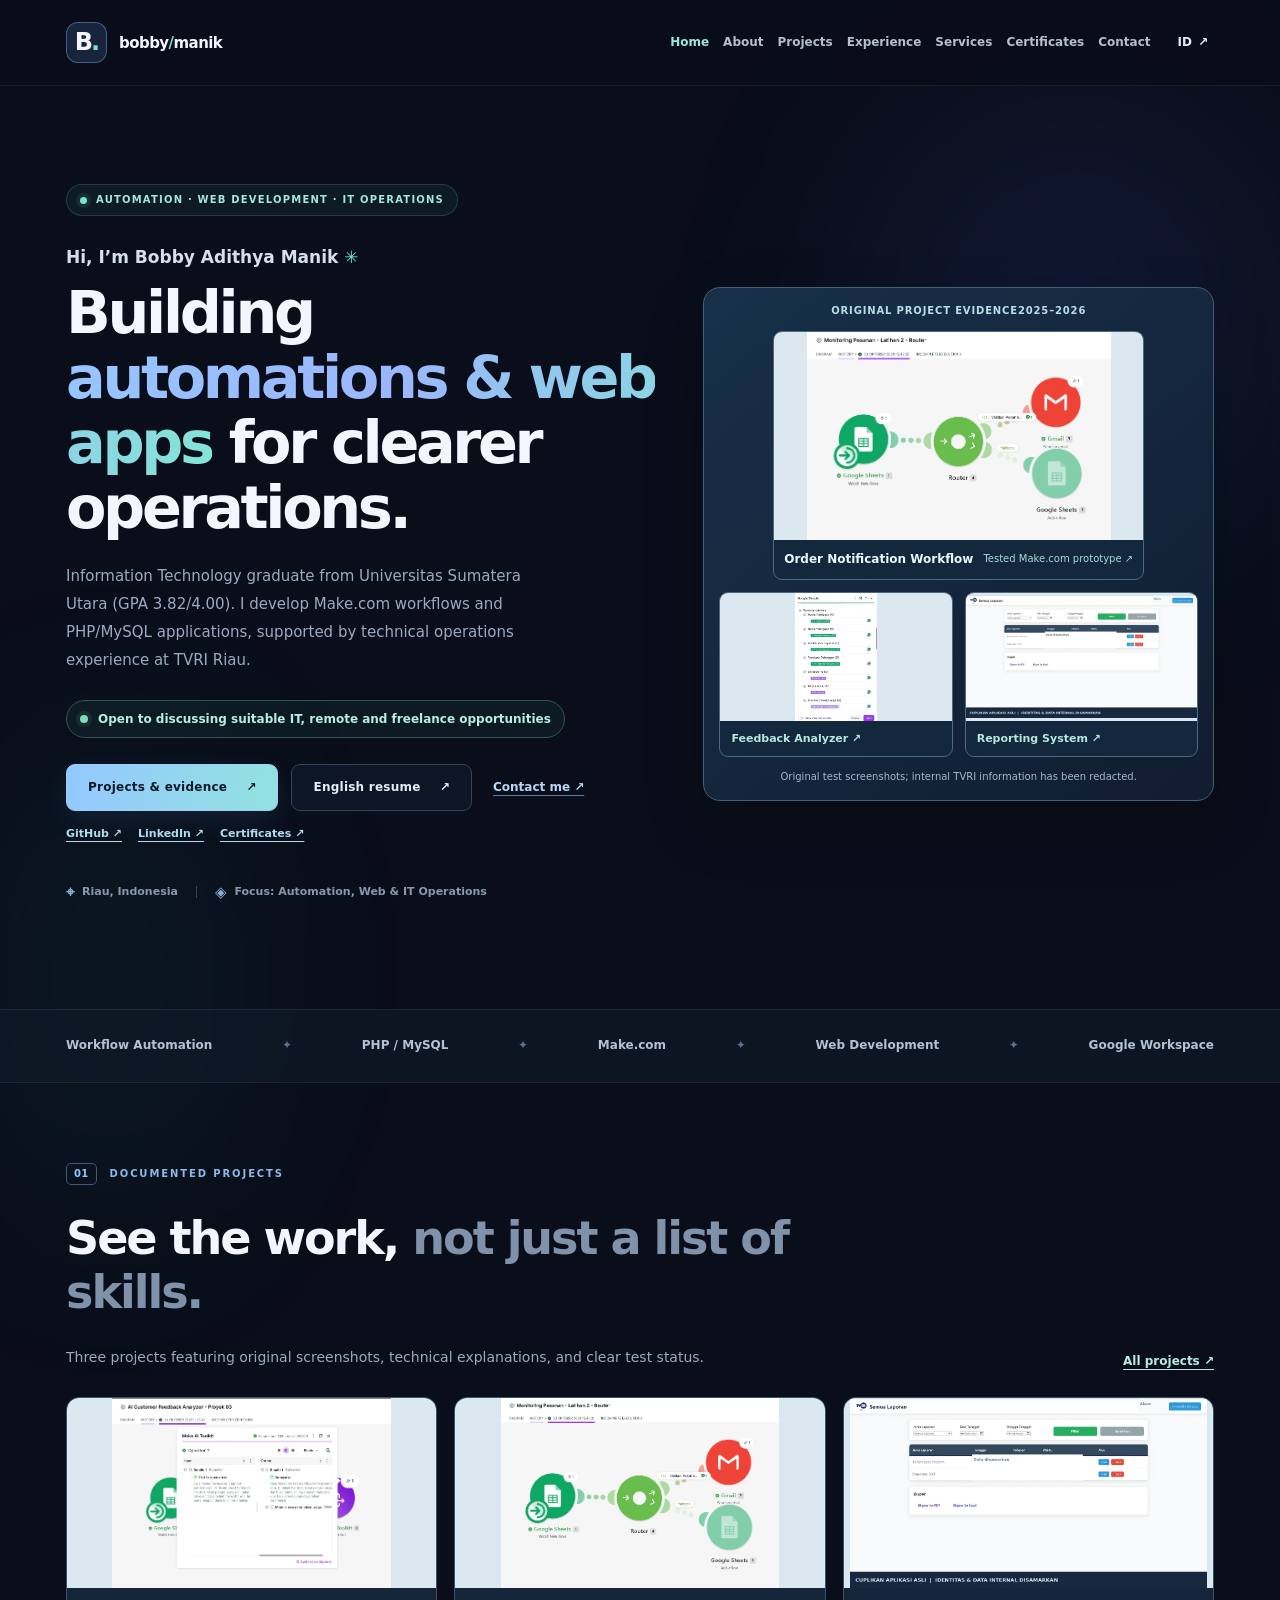
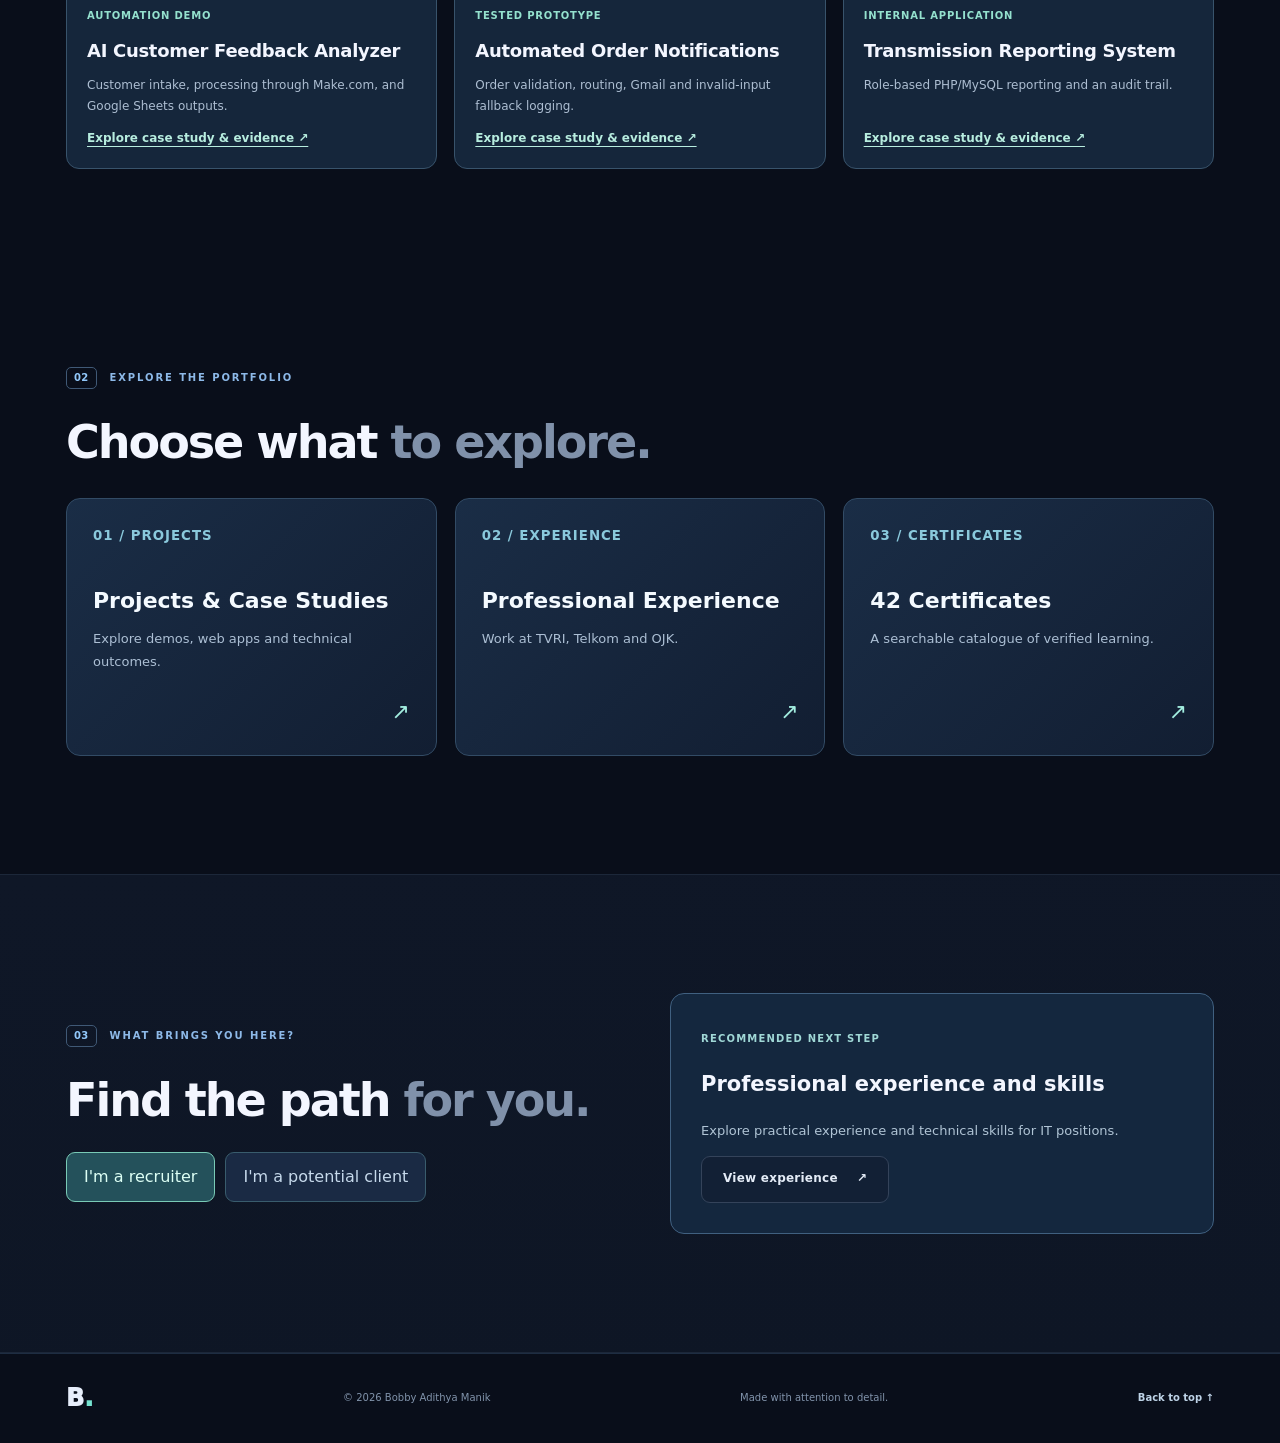
<file: index.html>
<!DOCTYPE html><html lang="id"><head><meta charset="UTF-8"><meta name="viewport" content="width=device-width,initial-scale=1"><meta name="description" content="Bobby Adithya Manik — IT graduate specializing in Make.com automation, PHP/MySQL web applications and broadcast operations. Explore real project evidence and resume."><meta property="og:title" content="Bobby Adithya Manik | Automation &amp; Web Portfolio"><meta property="og:description" content="Bobby Adithya Manik — IT graduate specializing in Make.com automation, PHP/MySQL web applications and broadcast operations. Explore real project evidence and resume."><meta name="robots" content="index,follow"><meta property="og:type" content="website"><meta property="og:url" content="https://bobbymanik.github.io/"><link rel="canonical" href="https://bobbymanik.github.io/"><link rel="icon" type="image/svg+xml" href="favicon.svg"><link rel="stylesheet" href="styles.css"><link rel="stylesheet" href="multipage.css"><script src="data/projects.js" defer></script><script src="script.js" defer></script><script src="site-shell.js" defer></script><title>Bobby Adithya Manik | Automation & Web Portfolio</title><meta name="keywords" content="Bobby Adithya Manik, Make.com, workflow automation, web developer, PHP, MySQL, remote IT portfolio"><meta property="og:site_name" content="Bobby Adithya Manik — Portfolio"><meta property="og:locale" content="id_ID"><meta name="twitter:card" content="summary_large_image"><meta name="twitter:title" content="Bobby Adithya Manik | Automation &amp; Web Portfolio"><meta name="twitter:description" content="Bobby Adithya Manik — IT graduate specializing in Make.com automation, PHP/MySQL web applications and broadcast operations. Explore real project evidence and resume."><meta property="og:image" content="https://bobbymanik.github.io/assets/social/portfolio-featured-banner.jpg"><meta property="og:image:alt" content="Bobby Adithya Manik — portfolio of workflow automation and web development projects"><meta name="twitter:image" content="https://bobbymanik.github.io/assets/social/portfolio-featured-banner.jpg"><script type="application/ld+json">{"@context":"https://schema.org","@graph":[{"@type":"Person","@id":"https://bobbymanik.github.io/#person","name":"Bobby Adithya Manik","url":"https://bobbymanik.github.io/","jobTitle":"Broadcast Transmission Technician","worksFor":{"@type":"Organization","name":"LPP TVRI Stasiun Riau"},"alumniOf":{"@type":"CollegeOrUniversity","name":"Universitas Sumatera Utara"},"knowsAbout":["Workflow automation","Make.com","PHP","MySQL","JavaScript","Google Sheets","Broadcast transmission operations"],"sameAs":["https://github.com/bobbymanik","https://www.linkedin.com/in/bobbymanik/"]},{"@type":"WebSite","@id":"https://bobbymanik.github.io/#website","url":"https://bobbymanik.github.io/","name":"Bobby Adithya Manik — Portfolio","description":"Bobby Adithya Manik — IT graduate specializing in Make.com automation, PHP/MySQL web applications and broadcast operations. Explore real project evidence and resume.","inLanguage":["id-ID","en-US"],"publisher":{"@id":"https://bobbymanik.github.io/#person"}},{"@type":"ItemList","@id":"https://bobbymanik.github.io/#featured-projects","name":"Selected project case studies","itemListElement":[{"@type":"ListItem","position":1,"url":"https://bobbymanik.github.io/case-feedback.html","name":"AI Customer Feedback Analyzer"},{"@type":"ListItem","position":2,"url":"https://bobbymanik.github.io/case-orders.html","name":"Automated Order Notification Workflow"},{"@type":"ListItem","position":3,"url":"https://bobbymanik.github.io/case-transmission.html","name":"Integrated Transmission Reporting System"}]}]}</script><link rel="preload" as="image" href="assets/evidence/orders_valid_route.webp" fetchpriority="high"><meta property="og:image:type" content="image/jpeg"><meta property="og:image:width" content="1200"><meta property="og:image:height" content="628"></head><body data-page="index" data-title-id="Bobby Adithya Manik | Portofolio IT & Automation" data-title-en="Bobby Adithya Manik | Automation &amp; Web Portfolio"><a class="skip-link" href="#main">Lewati ke konten</a><div class="page-glow page-glow--a" aria-hidden="true"></div><div class="page-glow page-glow--b" aria-hidden="true"></div><div class="multi-scroll" aria-hidden="true"></div><header class="site-header multi-header" id="top"><nav class="nav container multi-nav"><a class="logo" href="index.html" aria-label="Beranda"><span class="logo-mark">B<span>.</span></span><span class="logo-name">bobby<span>/</span>manik</span></a><button class="menu-toggle" type="button" aria-label="Buka menu" aria-expanded="false" aria-controls="nav-links"><span></span><span></span><span></span></button><div class="nav-right" id="nav-links"><div class="nav-links"><a href="index.html" data-nav="index" data-i18n="navIndex">Beranda</a><a href="about.html" data-nav="about" data-i18n="navAbout">Tentang</a><a href="projects.html" data-nav="projects" data-i18n="navProjects">Proyek</a><a href="experience.html" data-nav="experience" data-i18n="navExperience">Pengalaman</a><a href="services.html" data-nav="services" data-i18n="navServices">Layanan</a><a href="certifications.html" data-nav="certifications" data-i18n="navCertifications">Sertifikasi</a><a href="contact.html" data-nav="contact" data-i18n="navContact">Kontak</a></div><button class="lang-switch" id="lang-switch" type="button"><span id="language-label">EN</span> ↗</button></div></nav></header><main id="main"><section class="hero container section-space" aria-labelledby="hero-heading">
      <div class="hero-copy">
        <div class="eyebrow"><span class="pulse-dot"></span><span data-i18n="heroEyebrow">AUTOMATION · WEB DEVELOPMENT · IT OPERATIONS</span></div>
        <p class="hero-intro" data-i18n="heroHello">Halo, saya Bobby Adithya Manik <span aria-hidden="true">✳</span></p>
        <h1 id="hero-heading" data-i18n="heroTitle">Membangun <span class="gradient-text">otomasi & aplikasi web</span> untuk pekerjaan yang lebih rapi.</h1>
        <p class="hero-description" data-i18n="heroDescription">Lulusan Teknologi Informasi USU (IPK 3,82/4,00). Saya mengembangkan workflow Make.com dan aplikasi PHP/MySQL, serta memiliki pengalaman operasional transmisi di TVRI Riau.</p>
        <div class="availability-note"><span class="availability-indicator" aria-hidden="true"></span><span data-i18n="availabilityText">Terbuka untuk diskusi peluang IT, remote & freelance yang sesuai</span></div>
        <div class="hero-actions">
<a href="projects.html" class="btn btn-primary"><span data-i18n="viewProjects">Proyek & bukti</span><span aria-hidden="true">↗</span></a>
<a href="resume.html" class="btn btn-outline"><span data-i18n="viewResume">Resume (English)</span><span aria-hidden="true">↗</span></a>
<a href="contact.html" class="resume-shortcut" data-i18n="talkProject">Hubungi saya ↗</a></div>
<div class="career-social"><a href="https://github.com/bobbymanik" target="_blank" rel="noopener noreferrer">GitHub ↗</a><a href="https://www.linkedin.com/in/bobbymanik/" target="_blank" rel="noopener noreferrer">LinkedIn ↗</a><a href="certifications.html" data-i18n="careerCertLink">Sertifikasi ↗</a></div>
<div class="hero-meta"><span class="meta-item"><span class="meta-icon" aria-hidden="true">⌖</span> Riau, Indonesia</span><span class="meta-separator"></span><span class="meta-item"><span class="meta-icon" aria-hidden="true">◈</span><span data-i18n="heroFocus">Fokus: Workflow & Digitalisasi</span></span></div>
      </div>
      <div class="hero-visual career-visual" aria-label="Cuplikan proyek yang terdokumentasi">
<div class="career-visual-head"><span>ORIGINAL PROJECT EVIDENCE</span><span>2025–2026</span></div>
<a class="career-visual-lead" href="case-orders.html#visual-evidence">
<img src="assets/evidence/orders_valid_route.webp" width="960" height="520" alt="Screenshot asli Make.com untuk pengujian notifikasi pesanan" decoding="async" fetchpriority="high"/>
<span><strong>Order Notification Workflow</strong><small data-i18n="careerLeadCaption">Prototipe Make.com teruji ↗</small></span></a>
<div class="career-visual-minis">
<a href="case-feedback.html#visual-evidence"><img src="assets/evidence/feedback_google_sheets_mapping.webp" alt="Pemetaan hasil Feedback Analyzer ke Google Sheets" loading="lazy"/><span data-i18n="careerMiniFeedback">Feedback Analyzer ↗</span></a>
<a href="case-transmission.html#visual-evidence"><img src="assets/evidence/tvri_reports_redacted.webp" alt="Cuplikan aplikasi pelaporan TVRI yang telah disamarkan" loading="lazy"/><span data-i18n="careerMiniTVRI">Sistem Pelaporan ↗</span></a>
</div><p data-i18n="careerVisualNote">Screenshot pengujian asli; data internal TVRI disamarkan.</p></div>
</section><section class="proof-strip" aria-label="Area keahlian">
      <div class="container proof-inner"><span data-i18n="proofA">Workflow Automation</span><i>✦</i><span>PHP / MySQL</span><i>✦</i><span>Make.com</span><i>✦</i><span data-i18n="proofD">Web Development</span><i>✦</i><span>Google Workspace</span></div>
    </section><section class="section-space container career-featured" aria-labelledby="career-featured-title"><div class="section-label"><span class="section-number">01</span><span data-i18n="careerFeaturedLabel">PROYEK TERDOKUMENTASI</span></div><div class="career-featured-head"><div><h2 id="career-featured-title" class="section-title" data-i18n="careerFeaturedTitle">Lihat karya nyata, <span class="muted-heading">bukan hanya daftar skill.</span></h2><p class="section-description" data-i18n="careerFeaturedDesc">Tiga proyek dengan screenshot asli, penjelasan teknis, dan status pengujian yang jelas.</p></div><a href="projects.html" data-i18n="careerAllProjects">Semua proyek ↗</a></div><div class="career-projects"><article class="career-project"><a class="career-project-img" href="case-feedback.html"><img src="assets/evidence/feedback_make_ai_test.webp" alt="Cuplikan proyek AI Customer Feedback Analyzer" loading="lazy"/></a><div class="career-project-copy"><span data-i18n="careerStatus1">DEMO OTOMASI</span><h3>AI Customer Feedback Analyzer</h3><p data-i18n="careerDesc1">Formulir, pemrosesan melalui Make.com, dan rekap Google Sheets.</p><a href="case-feedback.html" data-i18n="careerCaseCTA">Baca studi kasus & bukti ↗</a></div></article><article class="career-project"><a class="career-project-img" href="case-orders.html"><img src="assets/evidence/orders_valid_route.webp" alt="Cuplikan proyek Automated Order Notifications" loading="lazy"/></a><div class="career-project-copy"><span data-i18n="careerStatus2">PROTOTIPE TERUJI</span><h3>Automated Order Notifications</h3><p data-i18n="careerDesc2">Validasi pesanan, percabangan, Gmail, dan pencatatan fallback.</p><a href="case-orders.html" data-i18n="careerCaseCTA">Baca studi kasus & bukti ↗</a></div></article><article class="career-project"><a class="career-project-img" href="case-transmission.html"><img src="assets/evidence/tvri_reports_redacted.webp" alt="Cuplikan proyek Transmission Reporting System yang disamarkan" loading="lazy"/></a><div class="career-project-copy"><span data-i18n="careerStatus3">APLIKASI INTERNAL</span><h3>Transmission Reporting System</h3><p data-i18n="careerDesc3">Pelaporan berbasis peran dengan PHP/MySQL dan audit trail.</p><a href="case-transmission.html" data-i18n="careerCaseCTA">Baca studi kasus & bukti ↗</a></div></article></div></section><section class="section-space container"><div class="section-label"><span class="section-number">02</span><span data-multi="routes">JELAJAHI PORTOFOLIO</span></div><h2 class="section-title" data-multi="choose">Pilih yang ingin <span class="muted-heading">Anda jelajahi.</span></h2><div class="route-cards"><a href="projects.html"><small>01 / PROJECTS</small><strong data-multi="projectName">Proyek & Studi Kasus</strong><p data-multi="projectDesc">Lihat demo, aplikasi web, dan proses pengerjaan.</p><span>↗</span></a><a href="experience.html"><small>02 / EXPERIENCE</small><strong data-multi="experienceName">Pengalaman Profesional</strong><p data-multi="experienceDesc">Riwayat pekerjaan TVRI, Telkom, dan OJK.</p><span>↗</span></a><a href="certifications.html"><small>03 / CERTIFICATES</small><strong data-multi="certificateName">42 Sertifikat</strong><p data-multi="certificateDesc">Katalog lengkap dengan filter dan verifikasi.</p><span>↗</span></a></div></section>
<section class="section-space section-alt"><div class="container goals-layout"><div><div class="section-label"><span class="section-number">03</span><span data-multi="audience">UNTUK SIAPA PORTOFOLIO INI?</span></div><h2 class="section-title" data-multi="goalHeading">Pilih tujuan <span class="muted-heading">kunjungan Anda.</span></h2><div class="goal-buttons"><button type="button" data-goal="hr" class="selected" aria-pressed="true" data-multi="hr">Saya rekruter</button><button type="button" data-goal="client" aria-pressed="false" data-multi="client">Saya calon klien</button></div></div><div class="goal-display"><small>RECOMMENDED NEXT STEP</small><h3 id="goal-title">Pengalaman dan kemampuan teknis</h3><p id="goal-desc">Lihat peran kerja serta keterampilan yang relevan untuk pekerjaan IT.</p><a id="goal-link" href="experience.html" class="btn btn-outline"><span id="goal-action">Buka pengalaman</span> ↗</a></div></div></section></main><footer class="footer"><div class="container footer-inner"><a href="index.html" class="footer-brand">B<span>.</span></a><span>© <span id="current-year">2026</span> Bobby Adithya Manik</span><span data-i18n="footerText">Dibuat dengan perhatian pada detail.</span><a class="back-top" href="#top" data-i18n="backToTop">Kembali ke atas ↑</a></div></footer></body></html>
</file>
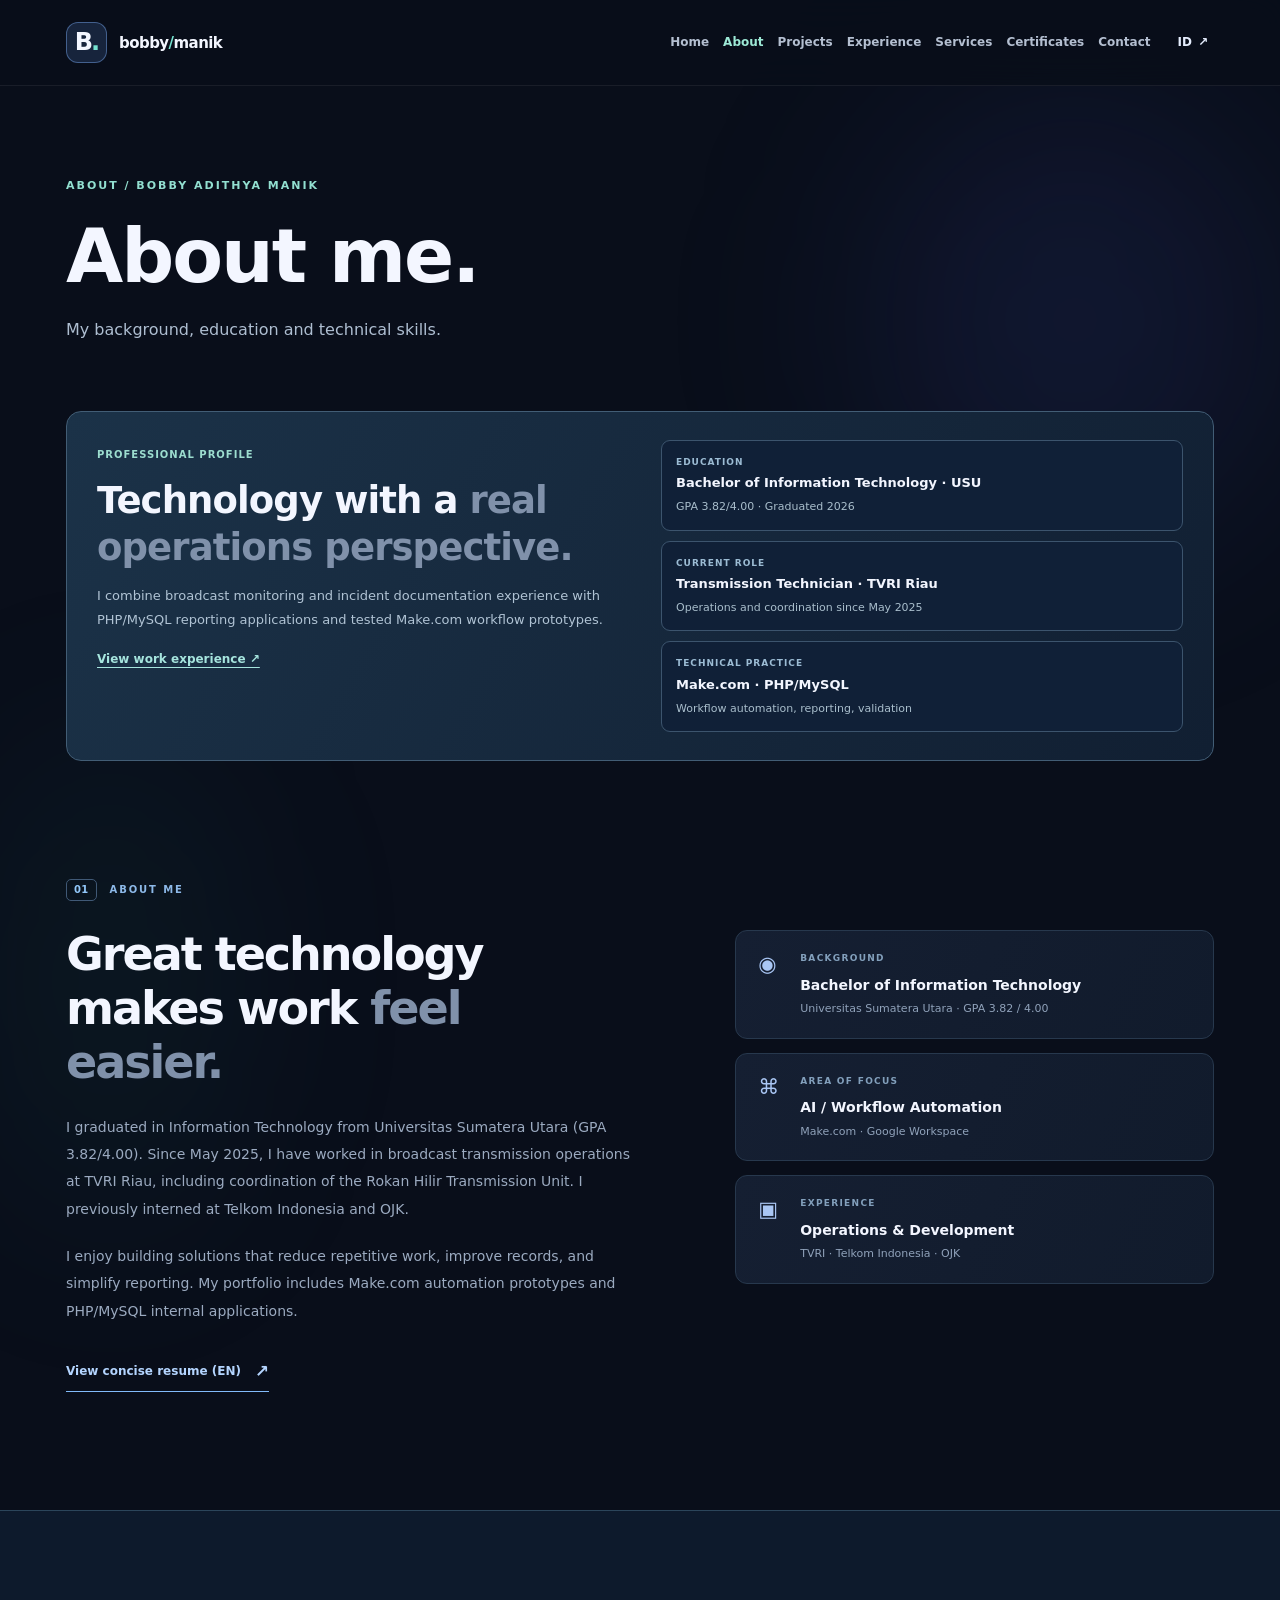
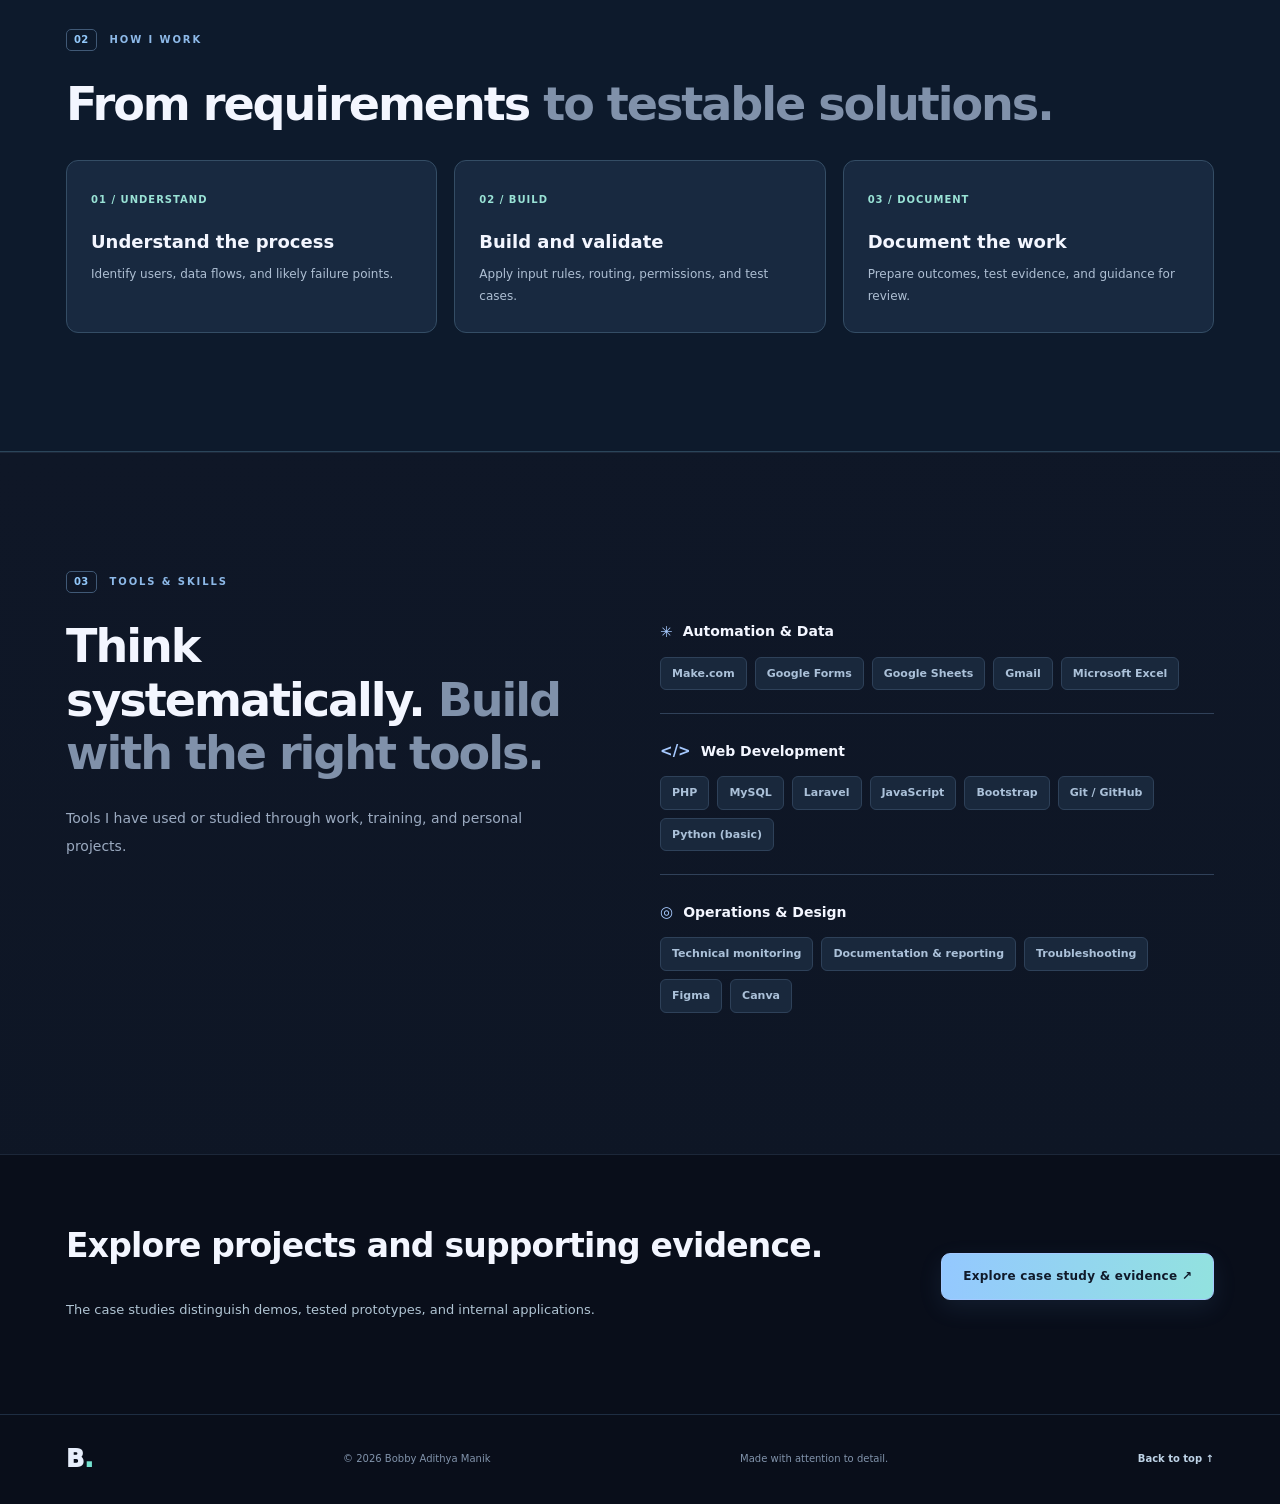
<file: about.html>
<!DOCTYPE html><html lang="id"><head><meta charset="UTF-8"><meta name="viewport" content="width=device-width,initial-scale=1"><meta name="description" content="Learn about Bobby Adithya Manik, an Information Technology graduate with TVRI Riau technical operations experience and projects in Make.com and PHP/MySQL."><meta property="og:title" content="About Bobby Adithya Manik | IT &amp; Automation"><meta property="og:description" content="Learn about Bobby Adithya Manik, an Information Technology graduate with TVRI Riau technical operations experience and projects in Make.com and PHP/MySQL."><meta name="robots" content="index,follow"><meta property="og:type" content="website"><meta property="og:url" content="https://bobbymanik.github.io/about.html"><link rel="canonical" href="https://bobbymanik.github.io/about.html"><link rel="icon" type="image/svg+xml" href="favicon.svg"><link rel="stylesheet" href="styles.css"><link rel="stylesheet" href="multipage.css"><script src="data/projects.js" defer></script><script src="script.js" defer></script><script src="site-shell.js" defer></script><title>About Bobby Adithya Manik | IT & Automation</title><meta name="keywords" content="Bobby Manik, Universitas Sumatera Utara, TVRI Riau, IT operations, automation"><meta property="og:site_name" content="Bobby Adithya Manik — Portfolio"><meta property="og:locale" content="id_ID"><meta name="twitter:card" content="summary_large_image"><meta name="twitter:title" content="About Bobby Adithya Manik | IT &amp; Automation"><meta name="twitter:description" content="Learn about Bobby Adithya Manik, an Information Technology graduate with TVRI Riau technical operations experience and projects in Make.com and PHP/MySQL."><meta property="og:image" content="https://bobbymanik.github.io/assets/social/transmission-preview.jpg"><meta property="og:image:alt" content="Redacted screenshot of an internal PHP/MySQL reporting interface"><meta name="twitter:image" content="https://bobbymanik.github.io/assets/social/transmission-preview.jpg"><script type="application/ld+json">{"@context":"https://schema.org","@graph":[{"@type":"BreadcrumbList","@id":"https://bobbymanik.github.io/about.html#breadcrumb","itemListElement":[{"@type":"ListItem","position":1,"name":"Home","item":"https://bobbymanik.github.io/"},{"@type":"ListItem","position":2,"name":"About","item":"https://bobbymanik.github.io/about.html"}]},{"@type":"Person","@id":"https://bobbymanik.github.io/#person","name":"Bobby Adithya Manik","url":"https://bobbymanik.github.io/","jobTitle":"Broadcast Transmission Technician","worksFor":{"@type":"Organization","name":"LPP TVRI Stasiun Riau"},"alumniOf":{"@type":"CollegeOrUniversity","name":"Universitas Sumatera Utara"},"knowsAbout":["Workflow automation","Make.com","PHP","MySQL","JavaScript","Google Sheets","Broadcast transmission operations"],"sameAs":["https://github.com/bobbymanik","https://www.linkedin.com/in/bobbymanik/"]}]}</script><meta property="og:image:type" content="image/jpeg"><meta property="og:image:width" content="1200"><meta property="og:image:height" content="630"></head><body data-page="about" data-title-id="Tentang | Bobby Adithya Manik" data-title-en="About Bobby Adithya Manik | IT &amp; Automation"><a class="skip-link" href="#main">Lewati ke konten</a><div class="page-glow page-glow--a" aria-hidden="true"></div><div class="page-glow page-glow--b" aria-hidden="true"></div><div class="multi-scroll" aria-hidden="true"></div><header class="site-header multi-header" id="top"><nav class="nav container multi-nav"><a class="logo" href="index.html" aria-label="Beranda"><span class="logo-mark">B<span>.</span></span><span class="logo-name">bobby<span>/</span>manik</span></a><button class="menu-toggle" type="button" aria-label="Buka menu" aria-expanded="false" aria-controls="nav-links"><span></span><span></span><span></span></button><div class="nav-right" id="nav-links"><div class="nav-links"><a href="index.html" data-nav="index" data-i18n="navIndex">Beranda</a><a href="about.html" data-nav="about" data-i18n="navAbout">Tentang</a><a href="projects.html" data-nav="projects" data-i18n="navProjects">Proyek</a><a href="experience.html" data-nav="experience" data-i18n="navExperience">Pengalaman</a><a href="services.html" data-nav="services" data-i18n="navServices">Layanan</a><a href="certifications.html" data-nav="certifications" data-i18n="navCertifications">Sertifikasi</a><a href="contact.html" data-nav="contact" data-i18n="navContact">Kontak</a></div><button class="lang-switch" id="lang-switch" type="button"><span id="language-label">EN</span> ↗</button></div></nav></header><main id="main"><section class="container multi-intro"><span class="multi-eyebrow">ABOUT / BOBBY ADITHYA MANIK</span><h1 data-pagetitle="ABOUT">Tentang saya.</h1><p data-pageintro="ABOUT">Latar belakang, pendidikan, dan keterampilan teknis saya.</p></section><section class="container career-overview"><div><span data-i18n="careerOverviewLabel">PROFIL PROFESIONAL</span><h2 data-i18n="careerOverviewTitle">Teknologi dengan perspektif <span class="muted-heading">operasional nyata.</span></h2><p data-i18n="careerOverviewBody">Saya menggabungkan pengalaman monitoring siaran dan dokumentasi insiden dengan pembangunan aplikasi pelaporan PHP/MySQL dan prototipe otomasi Make.com.</p><a href="experience.html" data-i18n="careerWorkCTA">Lihat pengalaman kerja ↗</a></div>
<div class="career-highlights"><div><span data-i18n="careerEduLabel">PENDIDIKAN</span><strong data-i18n="careerEduValue">S1 Teknologi Informasi · USU</strong><small data-i18n="careerEduDetail">IPK 3,82/4,00 · Lulus 2026</small></div><div><span data-i18n="careerRoleLabel">PEKERJAAN KINI</span><strong data-i18n="careerRoleValue">Teknisi Transmisi · TVRI Riau</strong><small data-i18n="careerRoleDetail">Operasional dan koordinasi, sejak Mei 2025</small></div><div><span data-i18n="careerFocusLabel">PRAKTIK TEKNIS</span><strong>Make.com · PHP/MySQL</strong><small data-i18n="careerFocusDetail">Workflow automation, reporting, validasi</small></div></div></section><section class="section-space container" id="about" aria-labelledby="about-title">
      <div class="section-label"><span class="section-number">01</span><span data-i18n="aboutLabel">TENTANG SAYA</span></div>
      <div class="about-layout">
        <div><h2 class="section-title" id="about-title" data-i18n="aboutTitle">Teknologi yang baik membuat pekerjaan <span class="muted-heading">lebih mudah.</span></h2><p class="body-copy" data-i18n="aboutP1">Saya adalah lulusan Teknologi Informasi Universitas Sumatera Utara, dengan pengalaman di operasional transmisi siaran, pengembangan web, dan otomasi proses kerja.</p><p class="body-copy" data-i18n="aboutP2">Di pekerjaan teknis, saya belajar pentingnya data yang rapi dan proses yang andal. Di proyek digital, saya menerjemahkan kebutuhan tersebut menjadi solusi yang bisa digunakan—mulai dari pelaporan internal hingga notifikasi otomatis.</p><a class="inline-link" id="cv-link" href="resume.html"><span data-i18n="downloadCv">Lihat resume ringkas (EN)</span><span aria-hidden="true">↗</span></a></div>
        <div class="about-facts"><div class="fact-card"><span class="fact-icon">◉</span><div><span class="fact-heading" data-i18n="fact1Label">LATAR BELAKANG</span><strong data-i18n="fact1Value">Sarjana Teknologi Informasi</strong><p data-i18n="careerGpa">Universitas Sumatera Utara · IPK 3,82 / 4,00</p></div></div><div class="fact-card"><span class="fact-icon">⌘</span><div><span class="fact-heading" data-i18n="fact2Label">AREA FOKUS</span><strong>AI / Workflow Automation</strong><p>Make.com · Google Workspace</p></div></div><div class="fact-card"><span class="fact-icon">▣</span><div><span class="fact-heading" data-i18n="fact3Label">PENGALAMAN</span><strong data-i18n="fact3Value">Operasional & Pengembangan</strong><p>TVRI · Telkom Indonesia · OJK</p></div></div></div>
      </div>
    </section><section class="section-space career-process"><div class="container"><div class="section-label"><span class="section-number">02</span><span data-i18n="careerProcessLabel">CARA KERJA</span></div><h2 class="section-title" data-i18n="careerProcessTitle">Dari kebutuhan <span class="muted-heading">ke solusi yang bisa diuji.</span></h2><div class="career-steps"><article><span>01 / UNDERSTAND</span><h3 data-i18n="careerStep1">Pahami proses</h3><p data-i18n="careerStep1Desc">Tentukan pengguna, alur data, dan potensi kesalahan.</p></article><article><span>02 / BUILD</span><h3 data-i18n="careerStep2">Bangun & validasi</h3><p data-i18n="careerStep2Desc">Terapkan aturan input, routing, kontrol akses, dan uji kasus.</p></article><article><span>03 / DOCUMENT</span><h3 data-i18n="careerStep3">Dokumentasikan</h3><p data-i18n="careerStep3Desc">Siapkan hasil, bukti pengujian, dan panduan untuk ditinjau.</p></article></div></div></section><section class="section-space section-alt skills-section" id="skills" aria-labelledby="skills-title"><div class="container"><div class="section-label"><span class="section-number">03</span><span data-i18n="skillsLabel">TOOLS & SKILLS</span></div><div class="skills-layout"><div><h2 class="section-title" id="skills-title" data-i18n="skillsTitle">Berpikir sistematis. <span class="muted-heading">Membangun dengan alat yang tepat.</span></h2><p class="section-description" data-i18n="skillsSubtitle">Teknologi yang saya gunakan dan pelajari melalui pengalaman kerja, pelatihan, serta proyek pribadi.</p></div><div class="skill-groups"><div class="skill-group"><div class="skill-name"><span class="skill-symbol">✳</span><h3 data-i18n="skillGroup1">Automation & Data</h3></div><div class="skill-pills"><span>Make.com</span><span>Google Forms</span><span>Google Sheets</span><span>Gmail</span><span>Microsoft Excel</span></div></div><div class="skill-group"><div class="skill-name"><span class="skill-symbol">&lt;/&gt;</span><h3 data-i18n="skillGroup2">Web Development</h3></div><div class="skill-pills"><span>PHP</span><span>MySQL</span><span>Laravel</span><span>JavaScript</span><span>Bootstrap</span><span>Git / GitHub</span><span data-i18n="basicPython">Python (dasar)</span></div></div><div class="skill-group"><div class="skill-name"><span class="skill-symbol">◎</span><h3 data-i18n="skillGroup3">Operations & Design</h3></div><div class="skill-pills"><span data-i18n="skillOperational">Monitoring teknis</span><span data-i18n="skillReporting">Dokumentasi & pelaporan</span><span>Troubleshooting</span><span>Figma</span><span>Canva</span></div></div></div></div></div></section><section class="container career-about-cta"><div><h2 data-i18n="careerAboutCTA">Jelajahi proyek dan bukti pengerjaan.</h2><p data-i18n="careerAboutCTADesc">Studi kasus membedakan demo, prototipe teruji, dan aplikasi internal.</p></div><a class="btn btn-primary" href="projects.html" data-i18n="careerCaseCTA">Baca studi kasus & bukti ↗</a></section></main><footer class="footer"><div class="container footer-inner"><a href="index.html" class="footer-brand">B<span>.</span></a><span>© <span id="current-year">2026</span> Bobby Adithya Manik</span><span data-i18n="footerText">Dibuat dengan perhatian pada detail.</span><a class="back-top" href="#top" data-i18n="backToTop">Kembali ke atas ↑</a></div></footer></body></html>
</file>
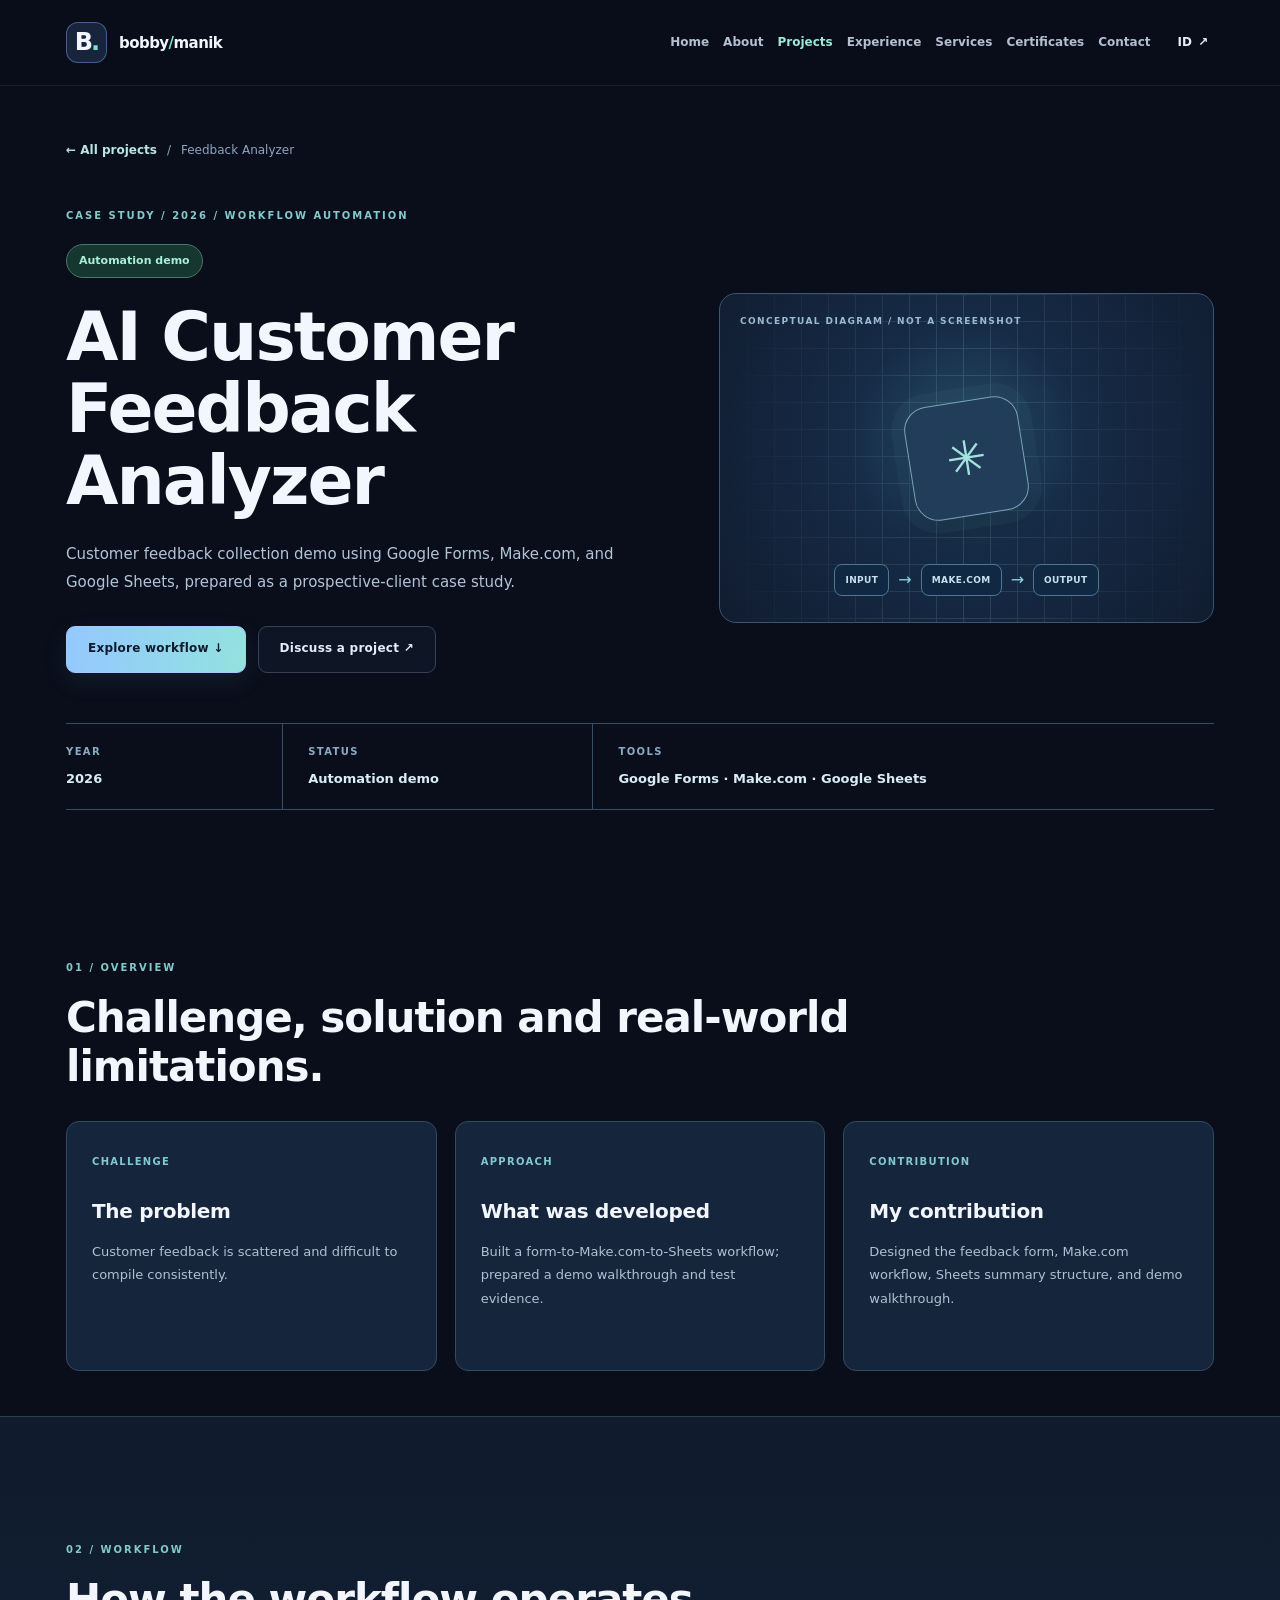
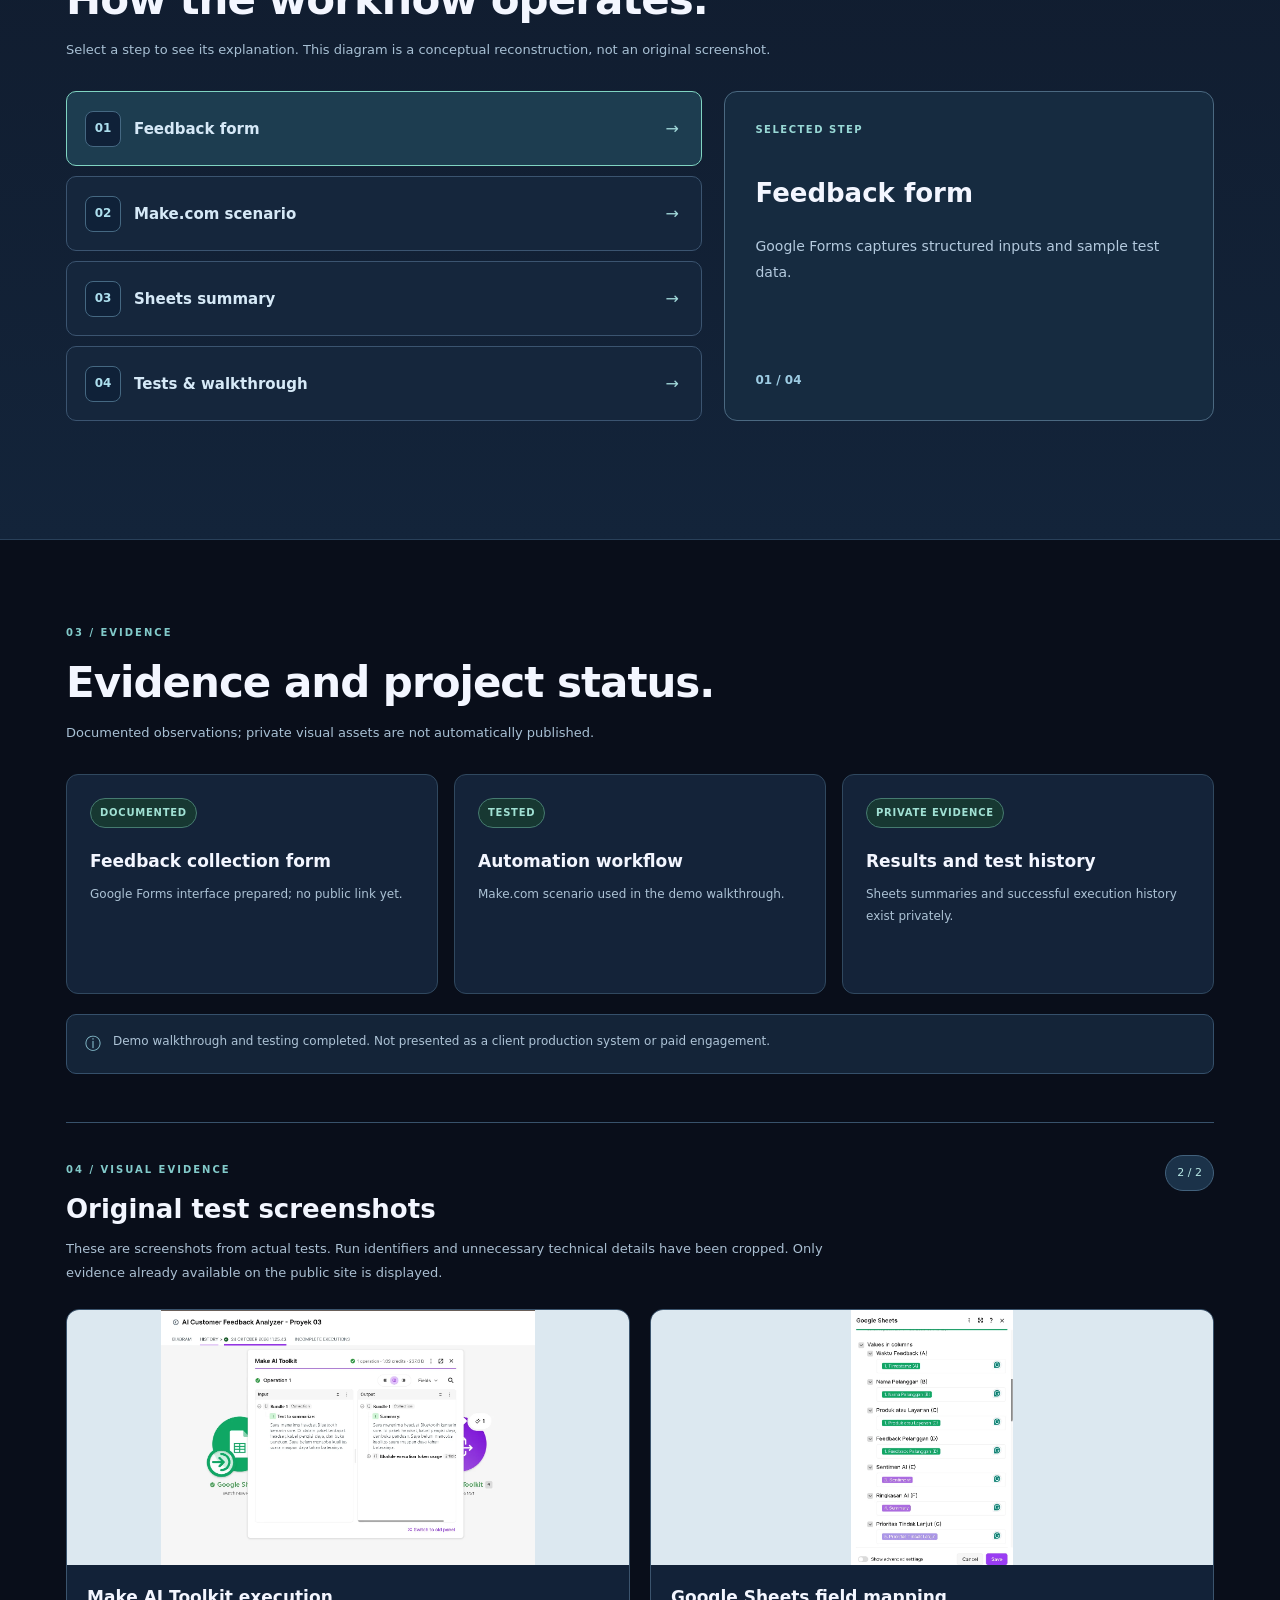
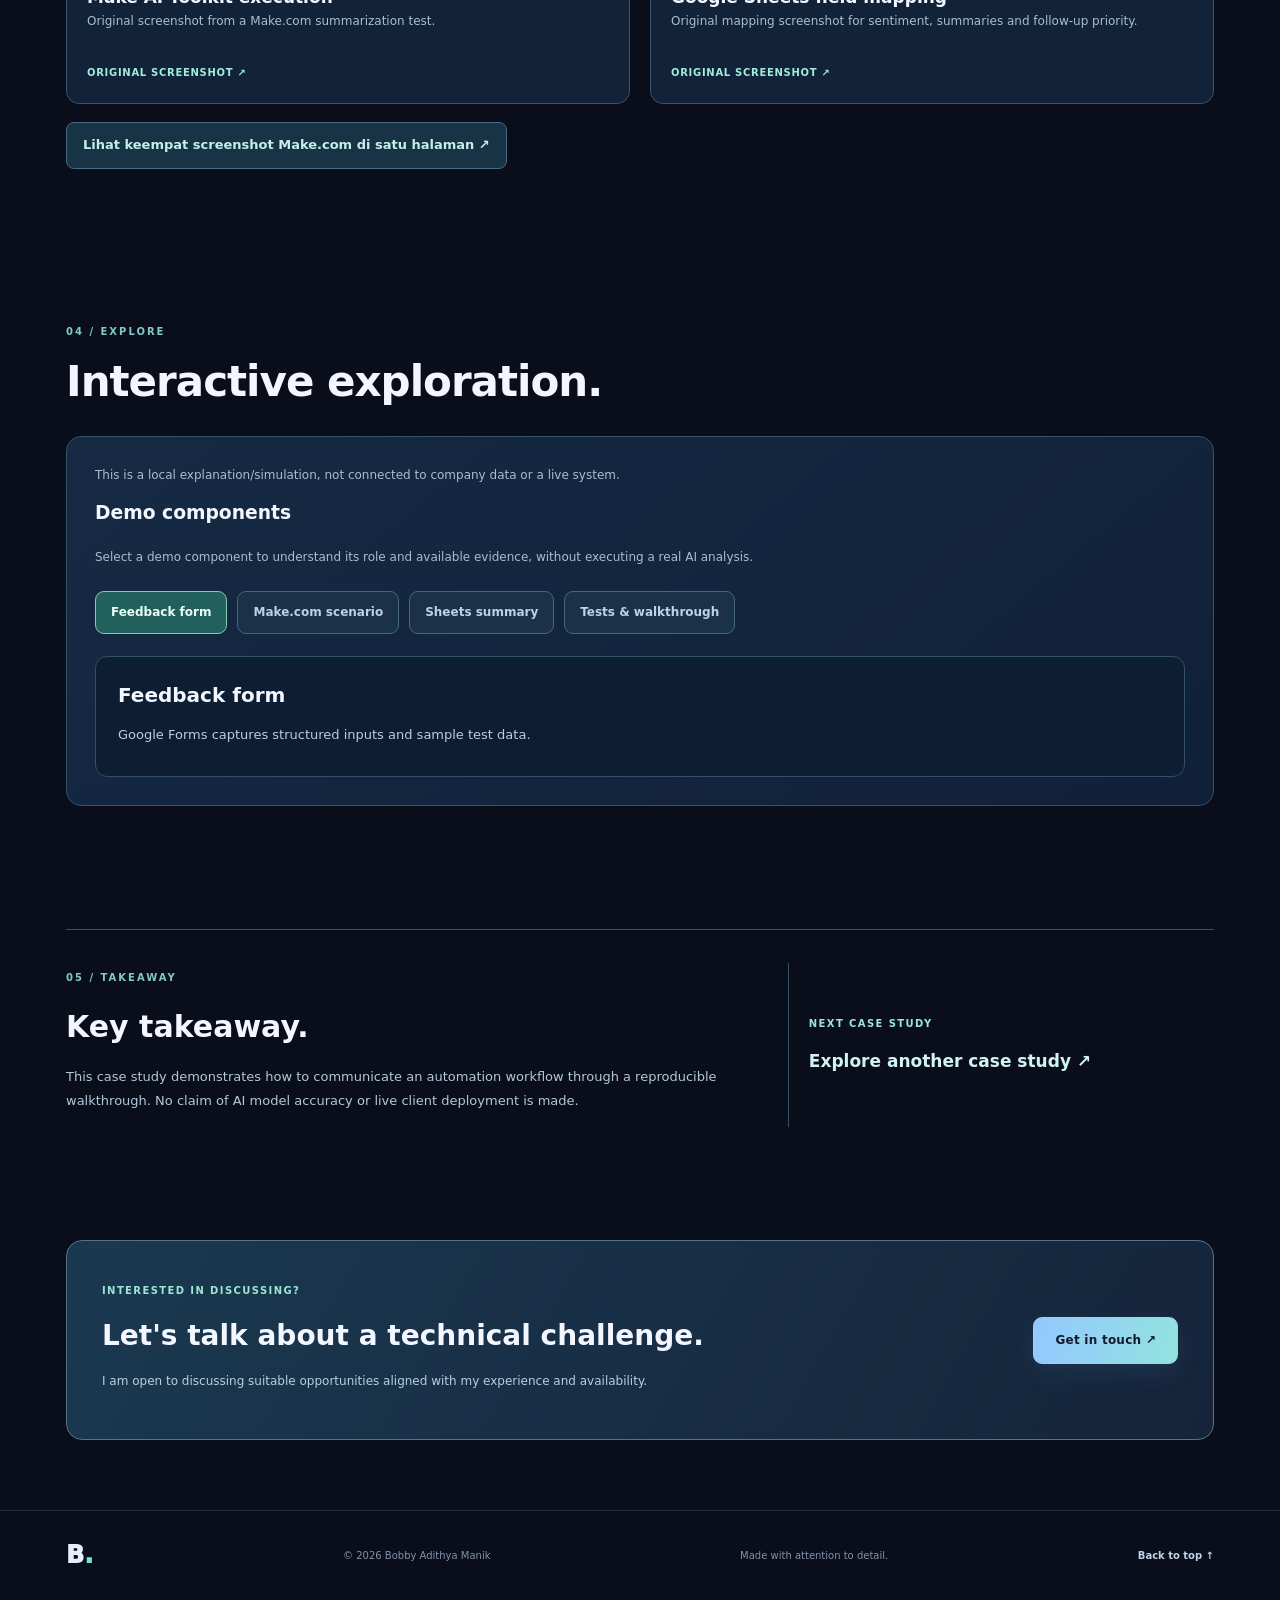
<file: case-feedback.html>
<!doctype html><html lang="id"><head><meta charset="utf-8"><meta name="viewport" content="width=device-width,initial-scale=1"><meta name="theme-color" content="#090e1a"><meta name="description" content="A documented customer feedback automation demo using Google Forms, Make.com AI Toolkit and Google Sheets, including original configuration and test screenshots."><meta property="og:type" content="article"><meta property="og:title" content="AI Customer Feedback Analyzer | Case Study"><meta property="og:description" content="A documented customer feedback automation demo using Google Forms, Make.com AI Toolkit and Google Sheets, including original configuration and test screenshots."><meta property="og:url" content="https://bobbymanik.github.io/case-feedback.html"><link rel="canonical" href="https://bobbymanik.github.io/case-feedback.html"><link rel="icon" href="favicon.svg" type="image/svg+xml"><link rel="stylesheet" href="styles.css"><link rel="stylesheet" href="multipage.css"><link rel="stylesheet" href="case-study.css"><script src="data/projects.js" defer></script><script src="script.js" defer></script><script src="site-shell.js" defer></script><script src="case-study.js" defer></script><title>AI Customer Feedback Analyzer | Case Study</title><meta name="robots" content="index,follow"><meta name="keywords" content="AI feedback analyzer, Make.com AI Toolkit, Google Sheets, workflow demo"><meta property="og:site_name" content="Bobby Adithya Manik — Portfolio"><meta property="og:locale" content="id_ID"><meta name="twitter:card" content="summary_large_image"><meta name="twitter:title" content="AI Customer Feedback Analyzer | Case Study"><meta name="twitter:description" content="A documented customer feedback automation demo using Google Forms, Make.com AI Toolkit and Google Sheets, including original configuration and test screenshots."><meta property="og:image" content="https://bobbymanik.github.io/assets/social/feedback-preview.jpg"><meta property="og:image:alt" content="Make AI Toolkit original execution evidence"><meta name="twitter:image" content="https://bobbymanik.github.io/assets/social/feedback-preview.jpg"><script type="application/ld+json">{"@context":"https://schema.org","@graph":[{"@type":"BreadcrumbList","@id":"https://bobbymanik.github.io/case-feedback.html#breadcrumb","itemListElement":[{"@type":"ListItem","position":1,"name":"Home","item":"https://bobbymanik.github.io/"},{"@type":"ListItem","position":2,"name":"Projects","item":"https://bobbymanik.github.io/projects.html"},{"@type":"ListItem","position":3,"name":"AI Customer Feedback Analyzer","item":"https://bobbymanik.github.io/case-feedback.html"}]},{"@type":"CreativeWork","@id":"https://bobbymanik.github.io/case-feedback.html#case-study","name":"AI Customer Feedback Analyzer","description":"A prospect-facing demo for customer feedback intake and organization using Google Forms, Make.com and Google Sheets.","url":"https://bobbymanik.github.io/case-feedback.html","dateCreated":"2026","author":{"@id":"https://bobbymanik.github.io/#person"},"about":[{"@type":"Thing","name":"Google Forms"},{"@type":"Thing","name":"Make.com"},{"@type":"Thing","name":"Google Sheets"}],"image":"https://bobbymanik.github.io/assets/evidence/feedback_make_ai_test.webp","additionalProperty":{"@type":"PropertyValue","name":"Project status","value":"Demonstration project"},"isPartOf":{"@id":"https://bobbymanik.github.io/#website"}}]}</script><meta property="og:image:type" content="image/jpeg"><meta property="og:image:width" content="1200"><meta property="og:image:height" content="630"></head>
<body data-page="projects" data-case="feedback" data-title-id="AI Customer Feedback Analyzer | Studi Kasus" data-title-en="AI Customer Feedback Analyzer | Case Study">
<a class="skip-link" href="#main">Lewati ke konten</a><div class="multi-scroll" aria-hidden="true"></div><header class="site-header multi-header" id="top"><nav class="nav container multi-nav"><a class="logo" href="index.html" aria-label="Beranda"><span class="logo-mark">B<span>.</span></span><span class="logo-name">bobby<span>/</span>manik</span></a><button class="menu-toggle" type="button" aria-label="Buka menu" aria-expanded="false" aria-controls="nav-links"><span></span><span></span><span></span></button><div class="nav-right" id="nav-links"><div class="nav-links"><a href="index.html" data-nav="index" data-i18n="navIndex">Beranda</a><a href="about.html" data-nav="about" data-i18n="navAbout">Tentang</a><a href="projects.html" data-nav="projects" data-i18n="navProjects">Proyek</a><a href="experience.html" data-nav="experience" data-i18n="navExperience">Pengalaman</a><a href="services.html" data-nav="services" data-i18n="navServices">Layanan</a><a href="certifications.html" data-nav="certifications" data-i18n="navCertifications">Sertifikasi</a><a href="contact.html" data-nav="contact" data-i18n="navContact">Kontak</a></div><button class="lang-switch" id="lang-switch" type="button"><span id="language-label">EN</span> ↗</button></div></nav></header><main id="main" class="case-main">
<section class="case-hero container" aria-labelledby="case-main-title">
<div class="case-crumb"><a href="projects.html" data-case-label="back">← Semua proyek</a><span>/</span><span>Feedback Analyzer</span></div>
<div class="case-kicker">CASE STUDY / 2026 / WORKFLOW AUTOMATION</div>
<div class="case-heading-grid"><div><span class="case-status" id="case-status">Demo otomasi</span><h1 id="case-main-title">AI Customer Feedback Analyzer</h1><p id="case-summary">Demo pengumpulan umpan balik pelanggan melalui Google Forms, Make.com, dan Google Sheets, disiapkan sebagai studi kasus untuk calon klien.</p><div class="case-hero-actions"><a class="btn btn-primary" href="#workflow" data-case-label="explore">Jelajahi alur kerja ↓</a><a class="btn btn-outline" href="contact.html?topic=Inquiry%20about%20Feedback%20Analyzer" data-case-label="contact">Diskusikan proyek ↗</a></div></div>
<div class="case-hero-visual" aria-label="Visualisasi konsep proyek (bukan screenshot)"><div class="case-visual-grid" aria-hidden="true"></div><span class="case-visual-label" data-case-label="concept">ILUSTRASI ALUR / BUKAN SCREENSHOT</span><div class="case-visual-orbit">✳</div><div class="case-visual-nodes"><span>INPUT</span><i aria-hidden="true">→</i><span>MAKE.COM</span><i aria-hidden="true">→</i><span>OUTPUT</span></div></div></div>
<div class="case-summary-bar"><div><span data-case-label="year">TAHUN</span><strong>2026</strong></div><div><span data-case-label="kind">STATUS</span><strong id="case-summary-status">Demo otomasi</strong></div><div><span data-case-label="stack">TEKNOLOGI</span><strong>Google Forms · Make.com · Google Sheets</strong></div></div>
</section>
<section class="case-content container" aria-labelledby="case-problem-title">
<div class="case-section-heading"><span class="case-number">01 / OVERVIEW</span><h2 id="case-problem-title" data-case-label="overviewTitle">Masalah, pendekatan, dan batasan hasil.</h2></div>
<div class="case-statement-grid">
<article class="case-statement"><span data-case-label="challenge">TANTANGAN</span><h3 id="case-challenge-title" data-case-label="challengeTitle">Masalah yang dihadapi</h3><p id="case-challenge"></p></article>
<article class="case-statement"><span data-case-label="solution">PENDEKATAN</span><h3 data-case-label="solutionTitle">Solusi yang dibangun</h3><p id="case-solution"></p></article>
<article class="case-statement"><span data-case-label="contribution">KONTRIBUSI</span><h3 data-case-label="contributionTitle">Peran dalam proyek</h3><p id="case-role"></p></article>
</div>
</section>
<section class="case-workflow section-space" id="workflow" aria-labelledby="case-workflow-title">
<div class="container"><div class="case-section-heading"><span class="case-number">02 / WORKFLOW</span><h2 id="case-workflow-title" data-case-label="workflowTitle">Bagaimana sistem bekerja.</h2><p data-case-label="workflowNote">Klik setiap langkah untuk membaca penjelasan. Diagram ini merupakan rekonstruksi konseptual, bukan screenshot sistem.</p></div>
<div class="workflow-layout"><div class="workflow-steps" id="workflow-steps" role="group" aria-label="Tahapan alur kerja"></div><div class="workflow-detail" id="workflow-detail" aria-live="polite"><span data-case-label="stepDetail">LANGKAH TERPILIH</span><h3 id="workflow-name"></h3><p id="workflow-description"></p><div class="workflow-count" id="workflow-index">01 / 04</div></div></div>
</div></section>
<section class="case-content container" id="evidence" aria-labelledby="case-evidence-title">
<div class="case-section-heading"><span class="case-number">03 / EVIDENCE</span><h2 id="case-evidence-title" data-case-label="evidenceTitle">Bukti dan status pengerjaan.</h2><p data-case-label="evidenceNote">Ringkasan hasil yang tercatat. Bukti visual privat belum otomatis menjadi lampiran publik.</p></div>
<div class="evidence-grid" id="evidence-grid"></div>
<div class="case-status-note"><span aria-hidden="true">ⓘ</span><p id="case-outcome"></p></div>
<div class="media-gallery-wrap" id="visual-evidence" aria-labelledby="media-gallery-title">
<div class="media-gallery-heading"><div><span class="case-number">04 / VISUAL EVIDENCE</span><h3 id="media-gallery-title" data-gallery="title">Dokumentasi screenshot asli</h3><p data-gallery="description">Screenshot berasal dari pengujian proyek yang sebenarnya. Identitas dan data teknis yang tidak perlu telah dipotong sebelum dipublikasikan.</p></div><span class="media-gallery-count" id="media-count">2 / 2</span></div>
<div class="media-gallery-grid" id="media-gallery-grid" data-static-gallery="true" aria-live="polite"><figure class="real-evidence-card"><a class="evidence-image-link" href="assets/evidence/feedback_make_ai_test.webp" target="_blank" rel="noopener noreferrer"><img src="assets/evidence/feedback_make_ai_test.webp" alt="Eksekusi Make AI Toolkit" loading="lazy" width="1400" height="700"></a><figcaption><strong>Eksekusi Make AI Toolkit</strong><p>Hasil pengujian Make AI Toolkit</p><span class="evidence-real-badge">SCREENSHOT ASLI ↗</span></figcaption></figure><figure class="real-evidence-card"><a class="evidence-image-link" href="assets/evidence/feedback_google_sheets_mapping.webp" target="_blank" rel="noopener noreferrer"><img src="assets/evidence/feedback_google_sheets_mapping.webp" alt="Pemetaan Google Sheets" loading="lazy" width="1400" height="700"></a><figcaption><strong>Pemetaan Google Sheets</strong><p>Konfigurasi kolom hasil analisis</p><span class="evidence-real-badge">SCREENSHOT ASLI ↗</span></figcaption></figure></div>
<div class="media-gallery-empty" id="media-gallery-empty" hidden><span aria-hidden="true">◎</span><p data-gallery="pending">Galeri sedang memuat gambar dari GitHub. Jika belum terlihat, muat ulang halaman atau periksa koneksi.</p></div>
</div>
<div class="all-evidence-crosslink"><a href="projects.html#bukti-make">Lihat keempat screenshot Make.com di satu halaman ↗</a></div>
<div class="project-test-matrix" id="project-test-matrix" hidden aria-labelledby="test-matrix-title">
<div class="media-gallery-heading"><div><span class="case-number">05 / TEST CASES</span><h3 id="test-matrix-title" data-gallery="testTitle">Matriks skenario pengujian</h3><p data-gallery="testNote">Rangkuman pengujian yang telah dicatat pada prototipe; ini bukan metrik performa produksi.</p></div></div>
<div class="test-matrix-scroll"><table class="test-matrix-table"><thead><tr><th data-gallery="testInput">Input jumlah</th><th data-gallery="testExpected">Pemeriksaan</th><th data-gallery="testOutcome">Hasil yang dicatat</th></tr></thead><tbody id="test-matrix-body"></tbody></table></div>
</div>

</section>
<section class="case-content container case-interaction" id="interaction" aria-labelledby="case-interaction-title">
<div class="case-section-heading"><span class="case-number">04 / EXPLORE</span><h2 id="case-interaction-title" data-case-label="interactiveTitle">Eksplorasi interaktif.</h2></div>
<div class="interaction-panel"><div id="case-interactive-container"></div></div>
</section>
<section class="case-content container" id="lessons"><div class="case-lesson"><div><span class="case-number">05 / TAKEAWAY</span><h2 data-case-label="lessonsTitle">Apa yang dipelajari dari proyek ini?</h2><p id="case-lessons"></p></div><div class="lesson-next"><span data-case-label="nextProject">PROYEK BERIKUTNYA</span><a id="case-next" href="projects.html">Lihat proyek lain ↗</a></div></div></section>
<section class="case-content container case-cta"><div><span data-case-label="contactEyebrow">TERTARIK UNTUK BERDISKUSI?</span><h2 data-case-label="contactTitle">Mari bahas kebutuhan teknis Anda.</h2><p data-case-label="contactNote">Saya terbuka untuk membahas kebutuhan yang sesuai dengan pengalaman dan ketersediaan saya.</p></div><a href="contact.html" class="btn btn-primary" data-case-label="contactButton">Hubungi saya ↗</a></section>
</main><footer class="footer"><div class="container footer-inner"><a href="index.html" class="footer-brand">B<span>.</span></a><span>© <span id="current-year">2026</span> Bobby Adithya Manik</span><span data-i18n="footerText">Dibuat dengan perhatian pada detail.</span><a class="back-top" href="#top" data-i18n="backToTop">Kembali ke atas ↑</a></div></footer></body></html>
</file>
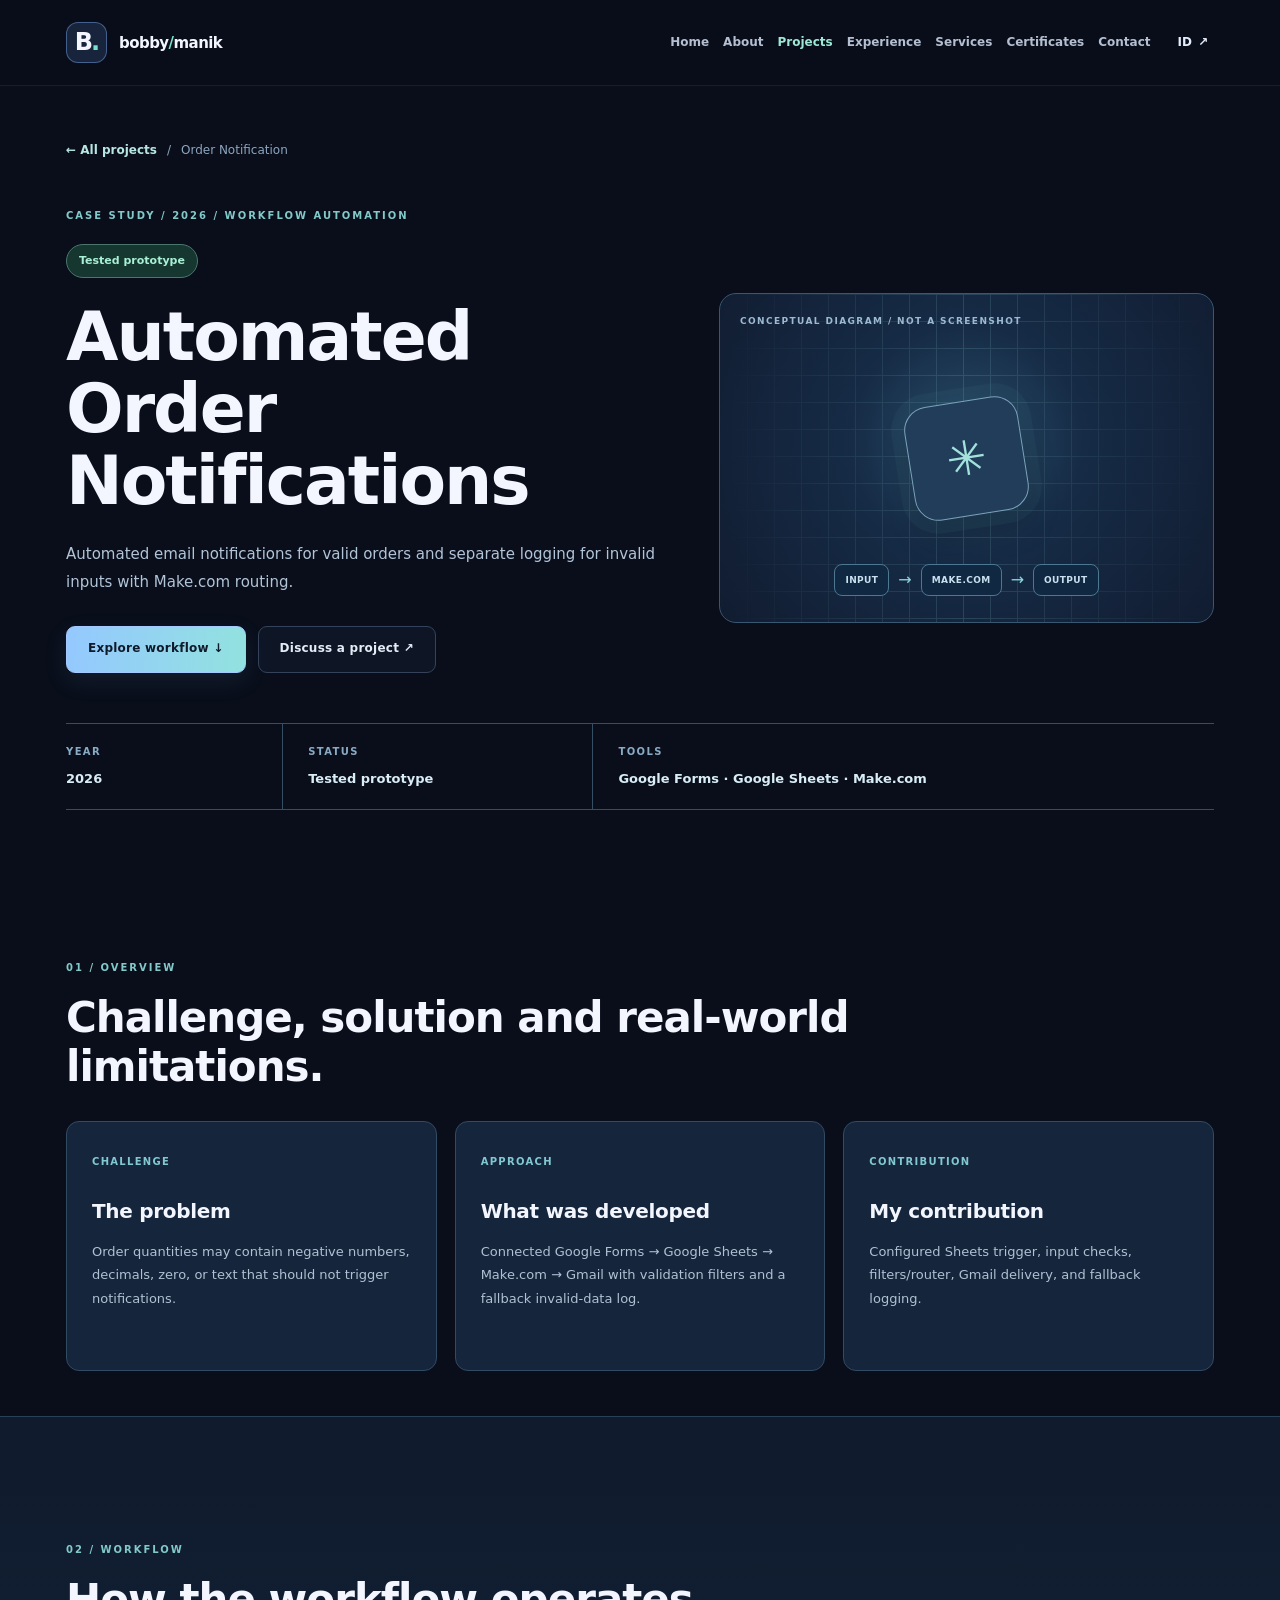
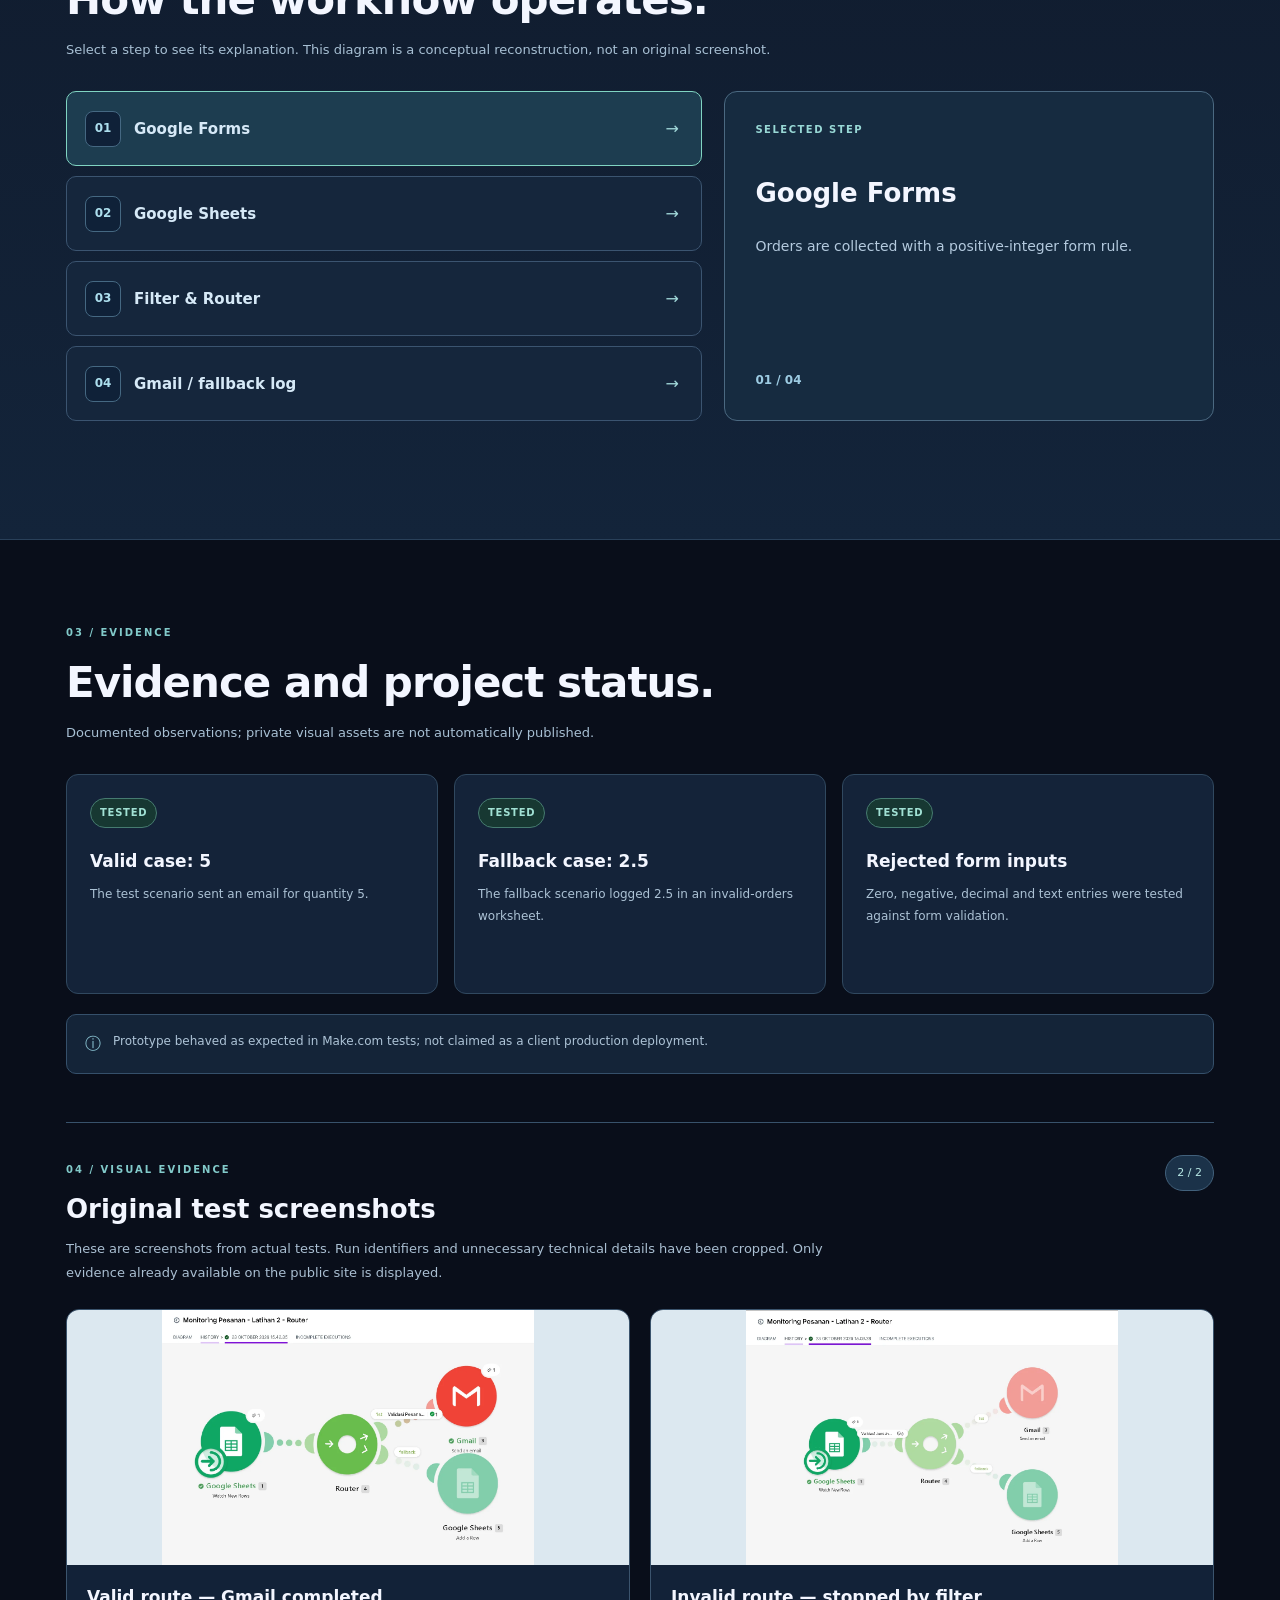
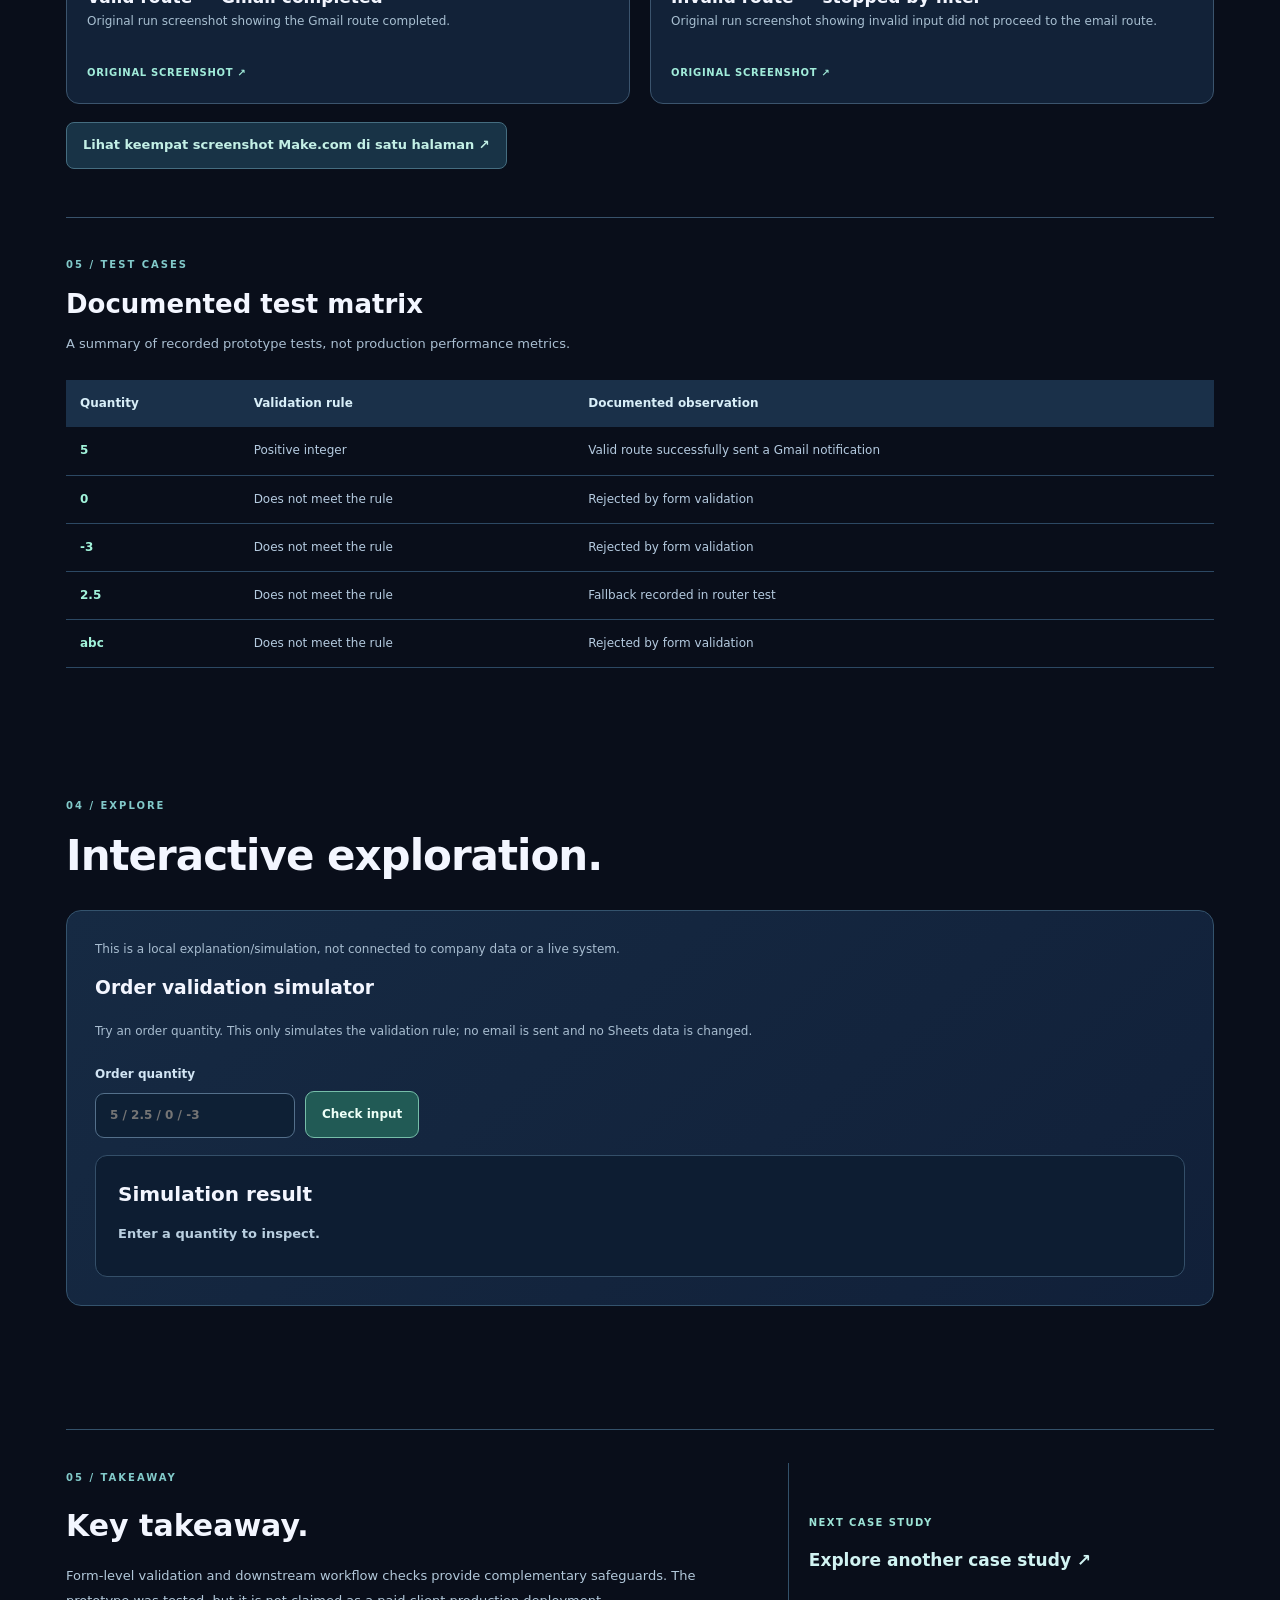
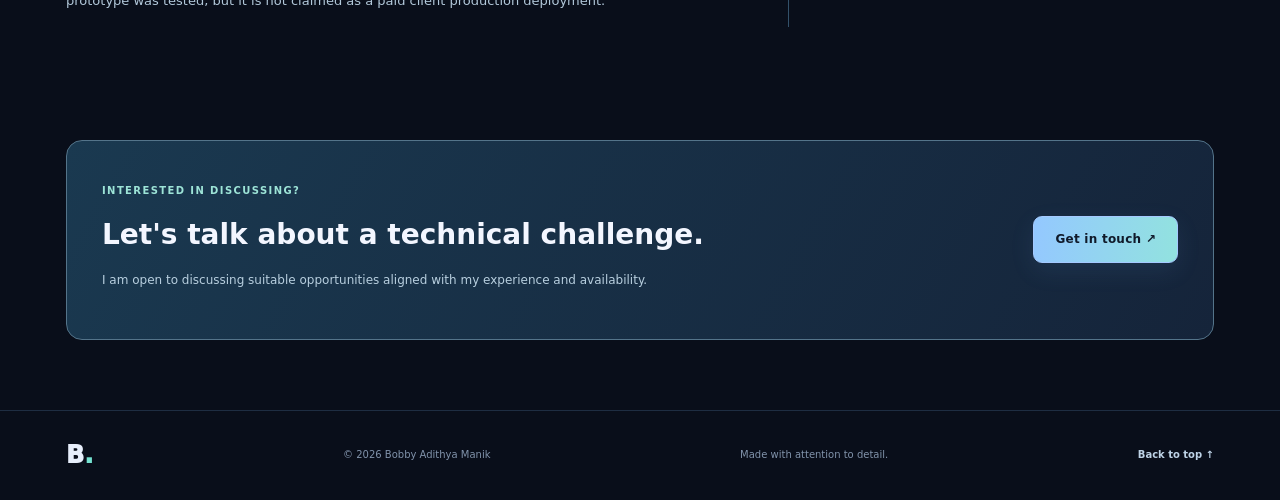
<file: case-orders.html>
<!doctype html><html lang="id"><head><meta charset="utf-8"><meta name="viewport" content="width=device-width,initial-scale=1"><meta name="theme-color" content="#090e1a"><meta name="description" content="See a tested order notification prototype using Google Forms, Sheets, Make.com router, validation, Gmail notifications and invalid-input fallback evidence."><meta property="og:type" content="article"><meta property="og:title" content="Automated Order Notifications | Case Study"><meta property="og:description" content="See a tested order notification prototype using Google Forms, Sheets, Make.com router, validation, Gmail notifications and invalid-input fallback evidence."><meta property="og:url" content="https://bobbymanik.github.io/case-orders.html"><link rel="canonical" href="https://bobbymanik.github.io/case-orders.html"><link rel="icon" href="favicon.svg" type="image/svg+xml"><link rel="stylesheet" href="styles.css"><link rel="stylesheet" href="multipage.css"><link rel="stylesheet" href="case-study.css"><script src="data/projects.js" defer></script><script src="script.js" defer></script><script src="site-shell.js" defer></script><script src="case-study.js" defer></script><title>Automated Order Notifications | Case Study</title><meta name="robots" content="index,follow"><meta name="keywords" content="Make.com order notification, Gmail automation, input validation, router"><meta property="og:site_name" content="Bobby Adithya Manik — Portfolio"><meta property="og:locale" content="id_ID"><meta name="twitter:card" content="summary_large_image"><meta name="twitter:title" content="Automated Order Notifications | Case Study"><meta name="twitter:description" content="See a tested order notification prototype using Google Forms, Sheets, Make.com router, validation, Gmail notifications and invalid-input fallback evidence."><meta property="og:image" content="https://bobbymanik.github.io/assets/social/orders-preview.jpg"><meta property="og:image:alt" content="Original Make.com order route test evidence"><meta name="twitter:image" content="https://bobbymanik.github.io/assets/social/orders-preview.jpg"><script type="application/ld+json">{"@context":"https://schema.org","@graph":[{"@type":"BreadcrumbList","@id":"https://bobbymanik.github.io/case-orders.html#breadcrumb","itemListElement":[{"@type":"ListItem","position":1,"name":"Home","item":"https://bobbymanik.github.io/"},{"@type":"ListItem","position":2,"name":"Projects","item":"https://bobbymanik.github.io/projects.html"},{"@type":"ListItem","position":3,"name":"Automated Order Notifications","item":"https://bobbymanik.github.io/case-orders.html"}]},{"@type":"CreativeWork","@id":"https://bobbymanik.github.io/case-orders.html#case-study","name":"Automated Order Notification Workflow","description":"A tested prototype for form validation, routing, Gmail notifications and fallback logging using Google Sheets and Make.com.","url":"https://bobbymanik.github.io/case-orders.html","dateCreated":"2026","author":{"@id":"https://bobbymanik.github.io/#person"},"about":[{"@type":"Thing","name":"Google Forms"},{"@type":"Thing","name":"Google Sheets"},{"@type":"Thing","name":"Make.com"},{"@type":"Thing","name":"Gmail"}],"image":"https://bobbymanik.github.io/assets/evidence/orders_valid_route.webp","additionalProperty":{"@type":"PropertyValue","name":"Project status","value":"Tested prototype"},"isPartOf":{"@id":"https://bobbymanik.github.io/#website"}}]}</script><meta property="og:image:type" content="image/jpeg"><meta property="og:image:width" content="1200"><meta property="og:image:height" content="630"></head>
<body data-page="projects" data-case="orders" data-title-id="Otomasi Notifikasi Pesanan | Studi Kasus" data-title-en="Automated Order Notifications | Case Study">
<a class="skip-link" href="#main">Lewati ke konten</a><div class="multi-scroll" aria-hidden="true"></div><header class="site-header multi-header" id="top"><nav class="nav container multi-nav"><a class="logo" href="index.html" aria-label="Beranda"><span class="logo-mark">B<span>.</span></span><span class="logo-name">bobby<span>/</span>manik</span></a><button class="menu-toggle" type="button" aria-label="Buka menu" aria-expanded="false" aria-controls="nav-links"><span></span><span></span><span></span></button><div class="nav-right" id="nav-links"><div class="nav-links"><a href="index.html" data-nav="index" data-i18n="navIndex">Beranda</a><a href="about.html" data-nav="about" data-i18n="navAbout">Tentang</a><a href="projects.html" data-nav="projects" data-i18n="navProjects">Proyek</a><a href="experience.html" data-nav="experience" data-i18n="navExperience">Pengalaman</a><a href="services.html" data-nav="services" data-i18n="navServices">Layanan</a><a href="certifications.html" data-nav="certifications" data-i18n="navCertifications">Sertifikasi</a><a href="contact.html" data-nav="contact" data-i18n="navContact">Kontak</a></div><button class="lang-switch" id="lang-switch" type="button"><span id="language-label">EN</span> ↗</button></div></nav></header><main id="main" class="case-main">
<section class="case-hero container" aria-labelledby="case-main-title">
<div class="case-crumb"><a href="projects.html" data-case-label="back">← Semua proyek</a><span>/</span><span>Order Notification</span></div>
<div class="case-kicker">CASE STUDY / 2026 / WORKFLOW AUTOMATION</div>
<div class="case-heading-grid"><div><span class="case-status" id="case-status">Prototipe teruji</span><h1 id="case-main-title">Otomasi Notifikasi Pesanan</h1><p id="case-summary">Mengirim email otomatis untuk pesanan valid, sekaligus mencatat input tidak valid melalui logika routing di Make.com.</p><div class="case-hero-actions"><a class="btn btn-primary" href="#workflow" data-case-label="explore">Jelajahi alur kerja ↓</a><a class="btn btn-outline" href="contact.html?topic=Inquiry%20about%20Order%20Notification" data-case-label="contact">Diskusikan proyek ↗</a></div></div>
<div class="case-hero-visual" aria-label="Visualisasi konsep proyek (bukan screenshot)"><div class="case-visual-grid" aria-hidden="true"></div><span class="case-visual-label" data-case-label="concept">ILUSTRASI ALUR / BUKAN SCREENSHOT</span><div class="case-visual-orbit">✳</div><div class="case-visual-nodes"><span>INPUT</span><i aria-hidden="true">→</i><span>MAKE.COM</span><i aria-hidden="true">→</i><span>OUTPUT</span></div></div></div>
<div class="case-summary-bar"><div><span data-case-label="year">TAHUN</span><strong>2026</strong></div><div><span data-case-label="kind">STATUS</span><strong id="case-summary-status">Prototipe teruji</strong></div><div><span data-case-label="stack">TEKNOLOGI</span><strong>Google Forms · Google Sheets · Make.com</strong></div></div>
</section>
<section class="case-content container" aria-labelledby="case-problem-title">
<div class="case-section-heading"><span class="case-number">01 / OVERVIEW</span><h2 id="case-problem-title" data-case-label="overviewTitle">Masalah, pendekatan, dan batasan hasil.</h2></div>
<div class="case-statement-grid">
<article class="case-statement"><span data-case-label="challenge">TANTANGAN</span><h3 id="case-challenge-title" data-case-label="challengeTitle">Masalah yang dihadapi</h3><p id="case-challenge"></p></article>
<article class="case-statement"><span data-case-label="solution">PENDEKATAN</span><h3 data-case-label="solutionTitle">Solusi yang dibangun</h3><p id="case-solution"></p></article>
<article class="case-statement"><span data-case-label="contribution">KONTRIBUSI</span><h3 data-case-label="contributionTitle">Peran dalam proyek</h3><p id="case-role"></p></article>
</div>
</section>
<section class="case-workflow section-space" id="workflow" aria-labelledby="case-workflow-title">
<div class="container"><div class="case-section-heading"><span class="case-number">02 / WORKFLOW</span><h2 id="case-workflow-title" data-case-label="workflowTitle">Bagaimana sistem bekerja.</h2><p data-case-label="workflowNote">Klik setiap langkah untuk membaca penjelasan. Diagram ini merupakan rekonstruksi konseptual, bukan screenshot sistem.</p></div>
<div class="workflow-layout"><div class="workflow-steps" id="workflow-steps" role="group" aria-label="Tahapan alur kerja"></div><div class="workflow-detail" id="workflow-detail" aria-live="polite"><span data-case-label="stepDetail">LANGKAH TERPILIH</span><h3 id="workflow-name"></h3><p id="workflow-description"></p><div class="workflow-count" id="workflow-index">01 / 04</div></div></div>
</div></section>
<section class="case-content container" id="evidence" aria-labelledby="case-evidence-title">
<div class="case-section-heading"><span class="case-number">03 / EVIDENCE</span><h2 id="case-evidence-title" data-case-label="evidenceTitle">Bukti dan status pengerjaan.</h2><p data-case-label="evidenceNote">Ringkasan hasil yang tercatat. Bukti visual privat belum otomatis menjadi lampiran publik.</p></div>
<div class="evidence-grid" id="evidence-grid"></div>
<div class="case-status-note"><span aria-hidden="true">ⓘ</span><p id="case-outcome"></p></div>
<div class="media-gallery-wrap" id="visual-evidence" aria-labelledby="media-gallery-title">
<div class="media-gallery-heading"><div><span class="case-number">04 / VISUAL EVIDENCE</span><h3 id="media-gallery-title" data-gallery="title">Dokumentasi screenshot asli</h3><p data-gallery="description">Screenshot berasal dari pengujian proyek yang sebenarnya. Identitas dan data teknis yang tidak perlu telah dipotong sebelum dipublikasikan.</p></div><span class="media-gallery-count" id="media-count">2 / 2</span></div>
<div class="media-gallery-grid" id="media-gallery-grid" data-static-gallery="true" aria-live="polite"><figure class="real-evidence-card"><a class="evidence-image-link" href="assets/evidence/orders_valid_route.webp" target="_blank" rel="noopener noreferrer"><img src="assets/evidence/orders_valid_route.webp" alt="Jalur pesanan valid" loading="lazy" width="1400" height="700"></a><figcaption><strong>Jalur pesanan valid</strong><p>Pengujian rute yang mengirim Gmail</p><span class="evidence-real-badge">SCREENSHOT ASLI ↗</span></figcaption></figure><figure class="real-evidence-card"><a class="evidence-image-link" href="assets/evidence/orders_invalid_route.webp" target="_blank" rel="noopener noreferrer"><img src="assets/evidence/orders_invalid_route.webp" alt="Jalur pesanan tidak valid" loading="lazy" width="1400" height="700"></a><figcaption><strong>Jalur pesanan tidak valid</strong><p>Pengujian filter yang menolak data tidak valid</p><span class="evidence-real-badge">SCREENSHOT ASLI ↗</span></figcaption></figure></div>
<div class="media-gallery-empty" id="media-gallery-empty" hidden><span aria-hidden="true">◎</span><p data-gallery="pending">Galeri sedang memuat gambar dari GitHub. Jika belum terlihat, muat ulang halaman atau periksa koneksi.</p></div>
</div>
<div class="all-evidence-crosslink"><a href="projects.html#bukti-make">Lihat keempat screenshot Make.com di satu halaman ↗</a></div>
<div class="project-test-matrix" id="project-test-matrix" hidden aria-labelledby="test-matrix-title">
<div class="media-gallery-heading"><div><span class="case-number">05 / TEST CASES</span><h3 id="test-matrix-title" data-gallery="testTitle">Matriks skenario pengujian</h3><p data-gallery="testNote">Rangkuman pengujian yang telah dicatat pada prototipe; ini bukan metrik performa produksi.</p></div></div>
<div class="test-matrix-scroll"><table class="test-matrix-table"><thead><tr><th data-gallery="testInput">Input jumlah</th><th data-gallery="testExpected">Pemeriksaan</th><th data-gallery="testOutcome">Hasil yang dicatat</th></tr></thead><tbody id="test-matrix-body"></tbody></table></div>
</div>

</section>
<section class="case-content container case-interaction" id="interaction" aria-labelledby="case-interaction-title">
<div class="case-section-heading"><span class="case-number">04 / EXPLORE</span><h2 id="case-interaction-title" data-case-label="interactiveTitle">Eksplorasi interaktif.</h2></div>
<div class="interaction-panel"><div id="case-interactive-container"></div></div>
</section>
<section class="case-content container" id="lessons"><div class="case-lesson"><div><span class="case-number">05 / TAKEAWAY</span><h2 data-case-label="lessonsTitle">Apa yang dipelajari dari proyek ini?</h2><p id="case-lessons"></p></div><div class="lesson-next"><span data-case-label="nextProject">PROYEK BERIKUTNYA</span><a id="case-next" href="projects.html">Lihat proyek lain ↗</a></div></div></section>
<section class="case-content container case-cta"><div><span data-case-label="contactEyebrow">TERTARIK UNTUK BERDISKUSI?</span><h2 data-case-label="contactTitle">Mari bahas kebutuhan teknis Anda.</h2><p data-case-label="contactNote">Saya terbuka untuk membahas kebutuhan yang sesuai dengan pengalaman dan ketersediaan saya.</p></div><a href="contact.html" class="btn btn-primary" data-case-label="contactButton">Hubungi saya ↗</a></section>
</main><footer class="footer"><div class="container footer-inner"><a href="index.html" class="footer-brand">B<span>.</span></a><span>© <span id="current-year">2026</span> Bobby Adithya Manik</span><span data-i18n="footerText">Dibuat dengan perhatian pada detail.</span><a class="back-top" href="#top" data-i18n="backToTop">Kembali ke atas ↑</a></div></footer></body></html>
</file>
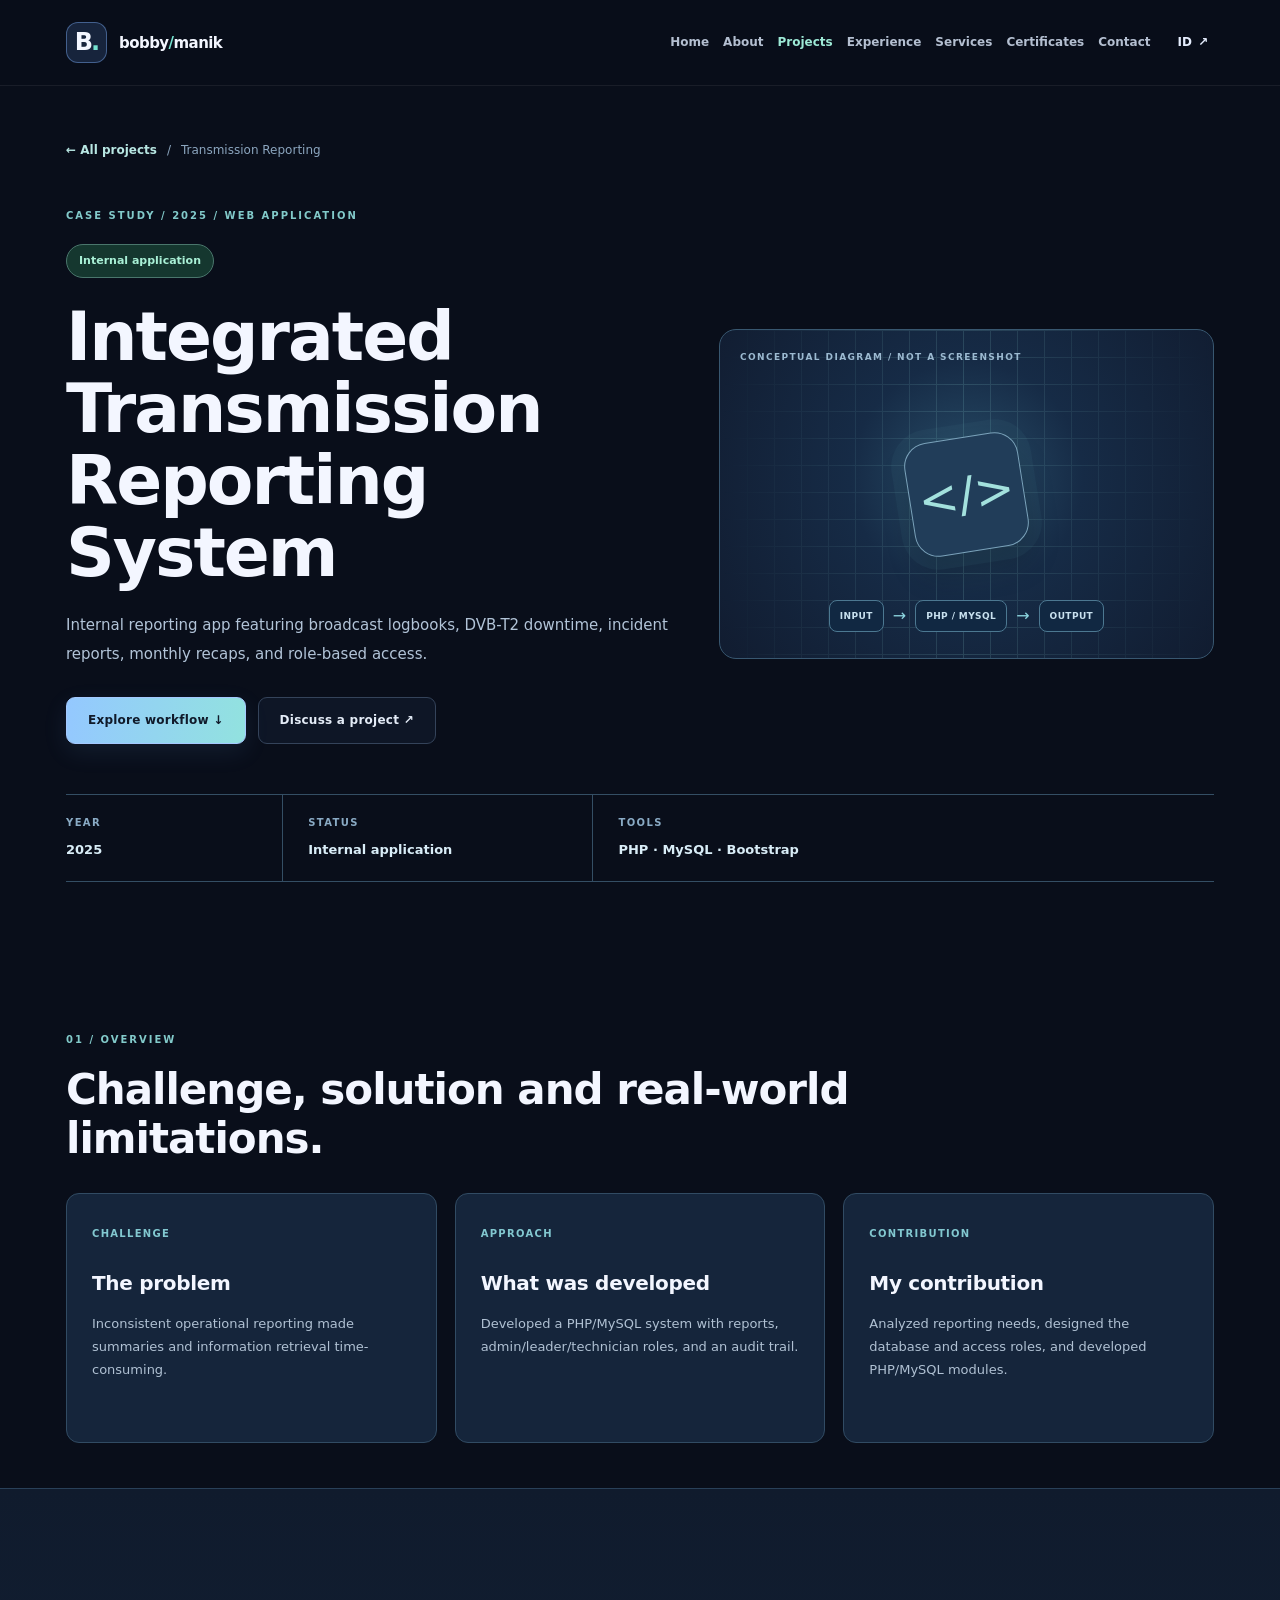
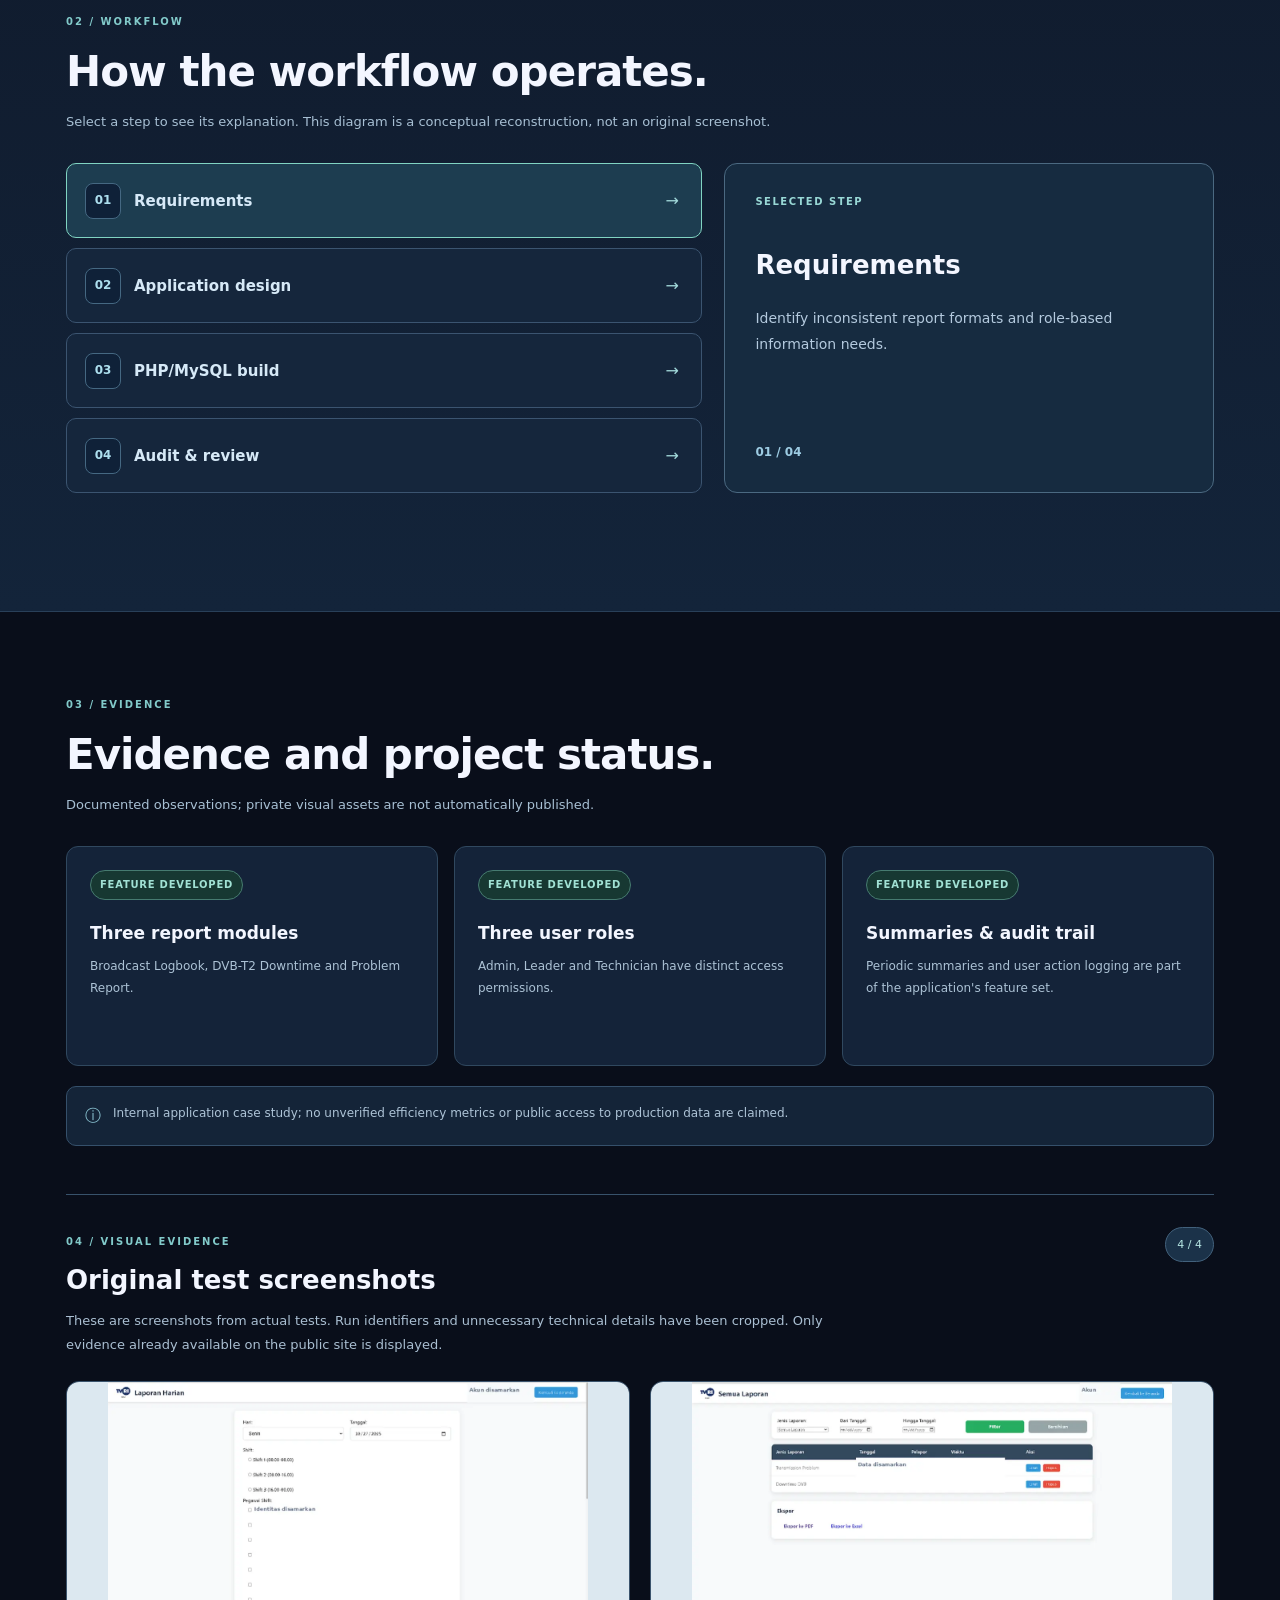
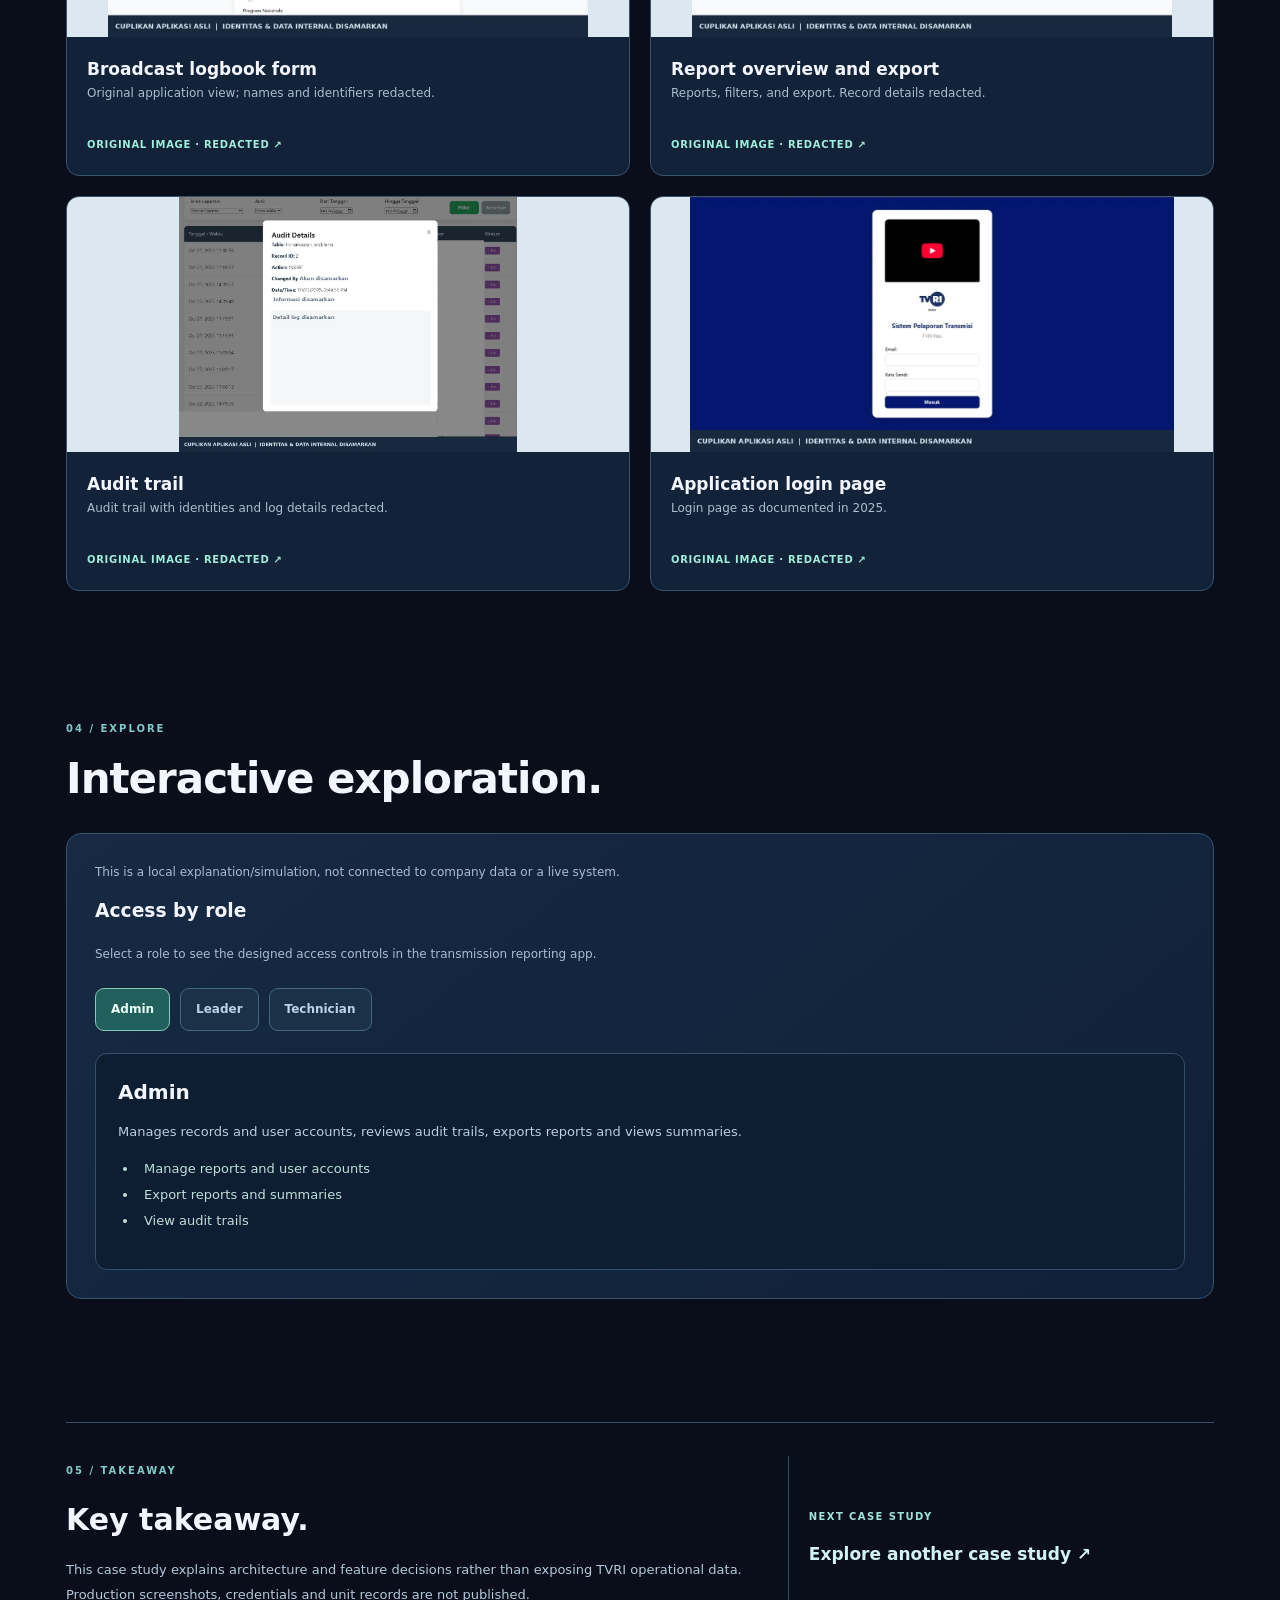
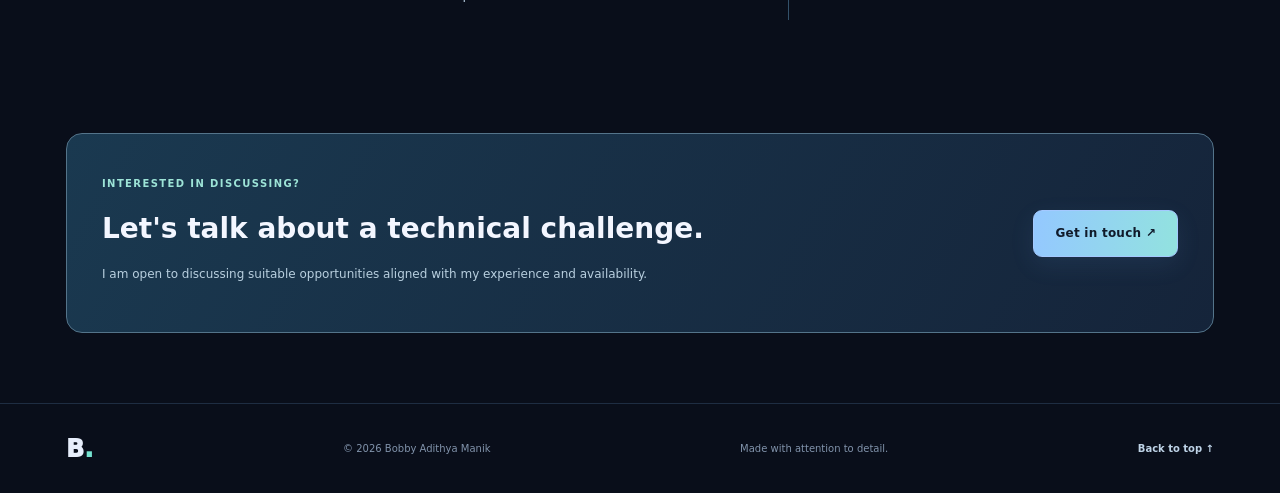
<file: case-transmission.html>
<!doctype html><html lang="id"><head><meta charset="utf-8"><meta name="viewport" content="width=device-width,initial-scale=1"><meta name="theme-color" content="#090e1a"><meta name="description" content="Explore a PHP/MySQL reporting application for broadcast logbooks, DVB-T2 downtime, user roles and audit trails, with redacted original application screenshots."><meta property="og:type" content="article"><meta property="og:title" content="Transmission Reporting System | Case Study"><meta property="og:description" content="Explore a PHP/MySQL reporting application for broadcast logbooks, DVB-T2 downtime, user roles and audit trails, with redacted original application screenshots."><meta property="og:url" content="https://bobbymanik.github.io/case-transmission.html"><link rel="canonical" href="https://bobbymanik.github.io/case-transmission.html"><link rel="icon" href="favicon.svg" type="image/svg+xml"><link rel="stylesheet" href="styles.css"><link rel="stylesheet" href="multipage.css"><link rel="stylesheet" href="case-study.css"><script src="data/projects.js" defer></script><script src="script.js" defer></script><script src="site-shell.js" defer></script><script src="case-study.js" defer></script><title>Transmission Reporting System | Case Study</title><meta name="robots" content="index,follow"><meta name="keywords" content="PHP MySQL reporting system, DVB-T2 downtime, audit trail, transmission logbook"><meta property="og:site_name" content="Bobby Adithya Manik — Portfolio"><meta property="og:locale" content="id_ID"><meta name="twitter:card" content="summary_large_image"><meta name="twitter:title" content="Transmission Reporting System | Case Study"><meta name="twitter:description" content="Explore a PHP/MySQL reporting application for broadcast logbooks, DVB-T2 downtime, user roles and audit trails, with redacted original application screenshots."><meta property="og:image" content="https://bobbymanik.github.io/assets/social/transmission-preview.jpg"><meta property="og:image:alt" content="Redacted screenshot of TVRI transmission reporting application"><meta name="twitter:image" content="https://bobbymanik.github.io/assets/social/transmission-preview.jpg"><script type="application/ld+json">{"@context":"https://schema.org","@graph":[{"@type":"BreadcrumbList","@id":"https://bobbymanik.github.io/case-transmission.html#breadcrumb","itemListElement":[{"@type":"ListItem","position":1,"name":"Home","item":"https://bobbymanik.github.io/"},{"@type":"ListItem","position":2,"name":"Projects","item":"https://bobbymanik.github.io/projects.html"},{"@type":"ListItem","position":3,"name":"Transmission Reporting System","item":"https://bobbymanik.github.io/case-transmission.html"}]},{"@type":"CreativeWork","@id":"https://bobbymanik.github.io/case-transmission.html#case-study","name":"Integrated Transmission Reporting System","description":"An internal PHP/MySQL application for transmission logbooks, downtime reporting, incident reports and audit trails.","url":"https://bobbymanik.github.io/case-transmission.html","dateCreated":"2025","author":{"@id":"https://bobbymanik.github.io/#person"},"about":[{"@type":"Thing","name":"PHP"},{"@type":"Thing","name":"MySQL"},{"@type":"Thing","name":"JavaScript"},{"@type":"Thing","name":"Bootstrap"}],"image":"https://bobbymanik.github.io/assets/evidence/tvri_reports_redacted.webp","additionalProperty":{"@type":"PropertyValue","name":"Project status","value":"Internal web application"},"isPartOf":{"@id":"https://bobbymanik.github.io/#website"}}]}</script><meta property="og:image:type" content="image/jpeg"><meta property="og:image:width" content="1200"><meta property="og:image:height" content="630"></head>
<body data-page="projects" data-case="transmission" data-title-id="Sistem Pelaporan Transmisi Terintegrasi | Studi Kasus" data-title-en="Transmission Reporting System | Case Study">
<a class="skip-link" href="#main">Lewati ke konten</a><div class="multi-scroll" aria-hidden="true"></div><header class="site-header multi-header" id="top"><nav class="nav container multi-nav"><a class="logo" href="index.html" aria-label="Beranda"><span class="logo-mark">B<span>.</span></span><span class="logo-name">bobby<span>/</span>manik</span></a><button class="menu-toggle" type="button" aria-label="Buka menu" aria-expanded="false" aria-controls="nav-links"><span></span><span></span><span></span></button><div class="nav-right" id="nav-links"><div class="nav-links"><a href="index.html" data-nav="index" data-i18n="navIndex">Beranda</a><a href="about.html" data-nav="about" data-i18n="navAbout">Tentang</a><a href="projects.html" data-nav="projects" data-i18n="navProjects">Proyek</a><a href="experience.html" data-nav="experience" data-i18n="navExperience">Pengalaman</a><a href="services.html" data-nav="services" data-i18n="navServices">Layanan</a><a href="certifications.html" data-nav="certifications" data-i18n="navCertifications">Sertifikasi</a><a href="contact.html" data-nav="contact" data-i18n="navContact">Kontak</a></div><button class="lang-switch" id="lang-switch" type="button"><span id="language-label">EN</span> ↗</button></div></nav></header><main id="main" class="case-main">
<section class="case-hero container" aria-labelledby="case-main-title">
<div class="case-crumb"><a href="projects.html" data-case-label="back">← Semua proyek</a><span>/</span><span>Transmission Reporting</span></div>
<div class="case-kicker">CASE STUDY / 2025 / WEB APPLICATION</div>
<div class="case-heading-grid"><div><span class="case-status" id="case-status">Aplikasi internal</span><h1 id="case-main-title">Sistem Pelaporan Transmisi Terintegrasi</h1><p id="case-summary">Aplikasi internal dengan logbook, downtime DVB-T2, problem report, rekap bulanan, serta hak akses berbasis peran.</p><div class="case-hero-actions"><a class="btn btn-primary" href="#workflow" data-case-label="explore">Jelajahi alur kerja ↓</a><a class="btn btn-outline" href="contact.html?topic=Inquiry%20about%20Transmission%20Reporting" data-case-label="contact">Diskusikan proyek ↗</a></div></div>
<div class="case-hero-visual" aria-label="Visualisasi konsep proyek (bukan screenshot)"><div class="case-visual-grid" aria-hidden="true"></div><span class="case-visual-label" data-case-label="concept">ILUSTRASI ALUR / BUKAN SCREENSHOT</span><div class="case-visual-orbit">&lt;/&gt;</div><div class="case-visual-nodes"><span>INPUT</span><i aria-hidden="true">→</i><span>PHP / MYSQL</span><i aria-hidden="true">→</i><span>OUTPUT</span></div></div></div>
<div class="case-summary-bar"><div><span data-case-label="year">TAHUN</span><strong>2025</strong></div><div><span data-case-label="kind">STATUS</span><strong id="case-summary-status">Aplikasi internal</strong></div><div><span data-case-label="stack">TEKNOLOGI</span><strong>PHP · MySQL · Bootstrap</strong></div></div>
</section>
<section class="case-content container" aria-labelledby="case-problem-title">
<div class="case-section-heading"><span class="case-number">01 / OVERVIEW</span><h2 id="case-problem-title" data-case-label="overviewTitle">Masalah, pendekatan, dan batasan hasil.</h2></div>
<div class="case-statement-grid">
<article class="case-statement"><span data-case-label="challenge">TANTANGAN</span><h3 id="case-challenge-title" data-case-label="challengeTitle">Masalah yang dihadapi</h3><p id="case-challenge"></p></article>
<article class="case-statement"><span data-case-label="solution">PENDEKATAN</span><h3 data-case-label="solutionTitle">Solusi yang dibangun</h3><p id="case-solution"></p></article>
<article class="case-statement"><span data-case-label="contribution">KONTRIBUSI</span><h3 data-case-label="contributionTitle">Peran dalam proyek</h3><p id="case-role"></p></article>
</div>
</section>
<section class="case-workflow section-space" id="workflow" aria-labelledby="case-workflow-title">
<div class="container"><div class="case-section-heading"><span class="case-number">02 / WORKFLOW</span><h2 id="case-workflow-title" data-case-label="workflowTitle">Bagaimana sistem bekerja.</h2><p data-case-label="workflowNote">Klik setiap langkah untuk membaca penjelasan. Diagram ini merupakan rekonstruksi konseptual, bukan screenshot sistem.</p></div>
<div class="workflow-layout"><div class="workflow-steps" id="workflow-steps" role="group" aria-label="Tahapan alur kerja"></div><div class="workflow-detail" id="workflow-detail" aria-live="polite"><span data-case-label="stepDetail">LANGKAH TERPILIH</span><h3 id="workflow-name"></h3><p id="workflow-description"></p><div class="workflow-count" id="workflow-index">01 / 04</div></div></div>
</div></section>
<section class="case-content container" id="evidence" aria-labelledby="case-evidence-title">
<div class="case-section-heading"><span class="case-number">03 / EVIDENCE</span><h2 id="case-evidence-title" data-case-label="evidenceTitle">Bukti dan status pengerjaan.</h2><p data-case-label="evidenceNote">Ringkasan hasil yang tercatat. Bukti visual privat belum otomatis menjadi lampiran publik.</p></div>
<div class="evidence-grid" id="evidence-grid"></div>
<div class="case-status-note"><span aria-hidden="true">ⓘ</span><p id="case-outcome"></p></div>
<div class="media-gallery-wrap" id="visual-evidence" aria-labelledby="media-gallery-title">
<div class="media-gallery-heading"><div><span class="case-number">04 / VISUAL EVIDENCE</span><h3 id="media-gallery-title" data-gallery="title">Dokumentasi screenshot asli</h3><p data-gallery="description">Gambar berasal dari pengujian proyek yang sebenarnya. Data teknis yang tidak relevan disamarkan; galeri ditampilkan setelah file siap dipublikasikan.</p></div><span class="media-gallery-count" id="media-count">4 / 4</span></div>
<div class="media-gallery-grid" id="media-gallery-grid" data-static-gallery="true" aria-live="polite"><figure class="real-evidence-card"><a class="evidence-image-link" href="assets/evidence/tvri_logbook_redacted.webp" target="_blank" rel="noopener noreferrer"><img src="assets/evidence/tvri_logbook_redacted.webp" alt="Formulir Logbook Siaran — informasi internal disamarkan" loading="lazy" decoding="async"></a><figcaption><strong>Formulir Logbook Siaran</strong><p>Cuplikan asli; nama dan identitas disamarkan.</p><span class="evidence-real-badge">CUPLIKAN ASLI · DATA DISAMARKAN ↗</span></figcaption></figure>
<figure class="real-evidence-card"><a class="evidence-image-link" href="assets/evidence/tvri_reports_redacted.webp" target="_blank" rel="noopener noreferrer"><img src="assets/evidence/tvri_reports_redacted.webp" alt="Rekap dan Ekspor Laporan — informasi internal disamarkan" loading="lazy" decoding="async"></a><figcaption><strong>Rekap dan Ekspor Laporan</strong><p>Fitur daftar laporan, filter, dan ekspor. Detail laporan disamarkan.</p><span class="evidence-real-badge">CUPLIKAN ASLI · DATA DISAMARKAN ↗</span></figcaption></figure>
<figure class="real-evidence-card"><a class="evidence-image-link" href="assets/evidence/tvri_audit_redacted.webp" target="_blank" rel="noopener noreferrer"><img src="assets/evidence/tvri_audit_redacted.webp" alt="Riwayat Perubahan Data — informasi internal disamarkan" loading="lazy" decoding="async"></a><figcaption><strong>Riwayat Perubahan Data</strong><p>Cuplikan audit trail dengan identitas dan log disamarkan.</p><span class="evidence-real-badge">CUPLIKAN ASLI · DATA DISAMARKAN ↗</span></figcaption></figure>
<figure class="real-evidence-card"><a class="evidence-image-link" href="assets/evidence/tvri_login_redacted.webp" target="_blank" rel="noopener noreferrer"><img src="assets/evidence/tvri_login_redacted.webp" alt="Tampilan Login Aplikasi — informasi internal disamarkan" loading="lazy" decoding="async"></a><figcaption><strong>Tampilan Login Aplikasi</strong><p>Halaman login dari dokumentasi aplikasi tahun 2025.</p><span class="evidence-real-badge">CUPLIKAN ASLI · DATA DISAMARKAN ↗</span></figcaption></figure></div>
<div class="media-gallery-empty" id="media-gallery-empty" hidden><span aria-hidden="true">◎</span><p data-gallery="pending">Bukti visual sudah disiapkan, tetapi belum diunggah ke website publik. Diagram di atas tetap ditandai sebagai ilustrasi.</p></div>
</div>
<div class="project-test-matrix" id="project-test-matrix" hidden aria-labelledby="test-matrix-title">
<div class="media-gallery-heading"><div><span class="case-number">05 / TEST CASES</span><h3 id="test-matrix-title" data-gallery="testTitle">Matriks skenario pengujian</h3><p data-gallery="testNote">Rangkuman pengujian yang telah dicatat pada prototipe; ini bukan metrik performa produksi.</p></div></div>
<div class="test-matrix-scroll"><table class="test-matrix-table"><thead><tr><th data-gallery="testInput">Input jumlah</th><th data-gallery="testExpected">Pemeriksaan</th><th data-gallery="testOutcome">Hasil yang dicatat</th></tr></thead><tbody id="test-matrix-body"></tbody></table></div>
</div>

</section>
<section class="case-content container case-interaction" id="interaction" aria-labelledby="case-interaction-title">
<div class="case-section-heading"><span class="case-number">04 / EXPLORE</span><h2 id="case-interaction-title" data-case-label="interactiveTitle">Eksplorasi interaktif.</h2></div>
<div class="interaction-panel"><div id="case-interactive-container"></div></div>
</section>
<section class="case-content container" id="lessons"><div class="case-lesson"><div><span class="case-number">05 / TAKEAWAY</span><h2 data-case-label="lessonsTitle">Apa yang dipelajari dari proyek ini?</h2><p id="case-lessons"></p></div><div class="lesson-next"><span data-case-label="nextProject">PROYEK BERIKUTNYA</span><a id="case-next" href="projects.html">Lihat proyek lain ↗</a></div></div></section>
<section class="case-content container case-cta"><div><span data-case-label="contactEyebrow">TERTARIK UNTUK BERDISKUSI?</span><h2 data-case-label="contactTitle">Mari bahas kebutuhan teknis Anda.</h2><p data-case-label="contactNote">Saya terbuka untuk membahas kebutuhan yang sesuai dengan pengalaman dan ketersediaan saya.</p></div><a href="contact.html" class="btn btn-primary" data-case-label="contactButton">Hubungi saya ↗</a></section>
</main><footer class="footer"><div class="container footer-inner"><a href="index.html" class="footer-brand">B<span>.</span></a><span>© <span id="current-year">2026</span> Bobby Adithya Manik</span><span data-i18n="footerText">Dibuat dengan perhatian pada detail.</span><a class="back-top" href="#top" data-i18n="backToTop">Kembali ke atas ↑</a></div></footer></body></html>
</file>
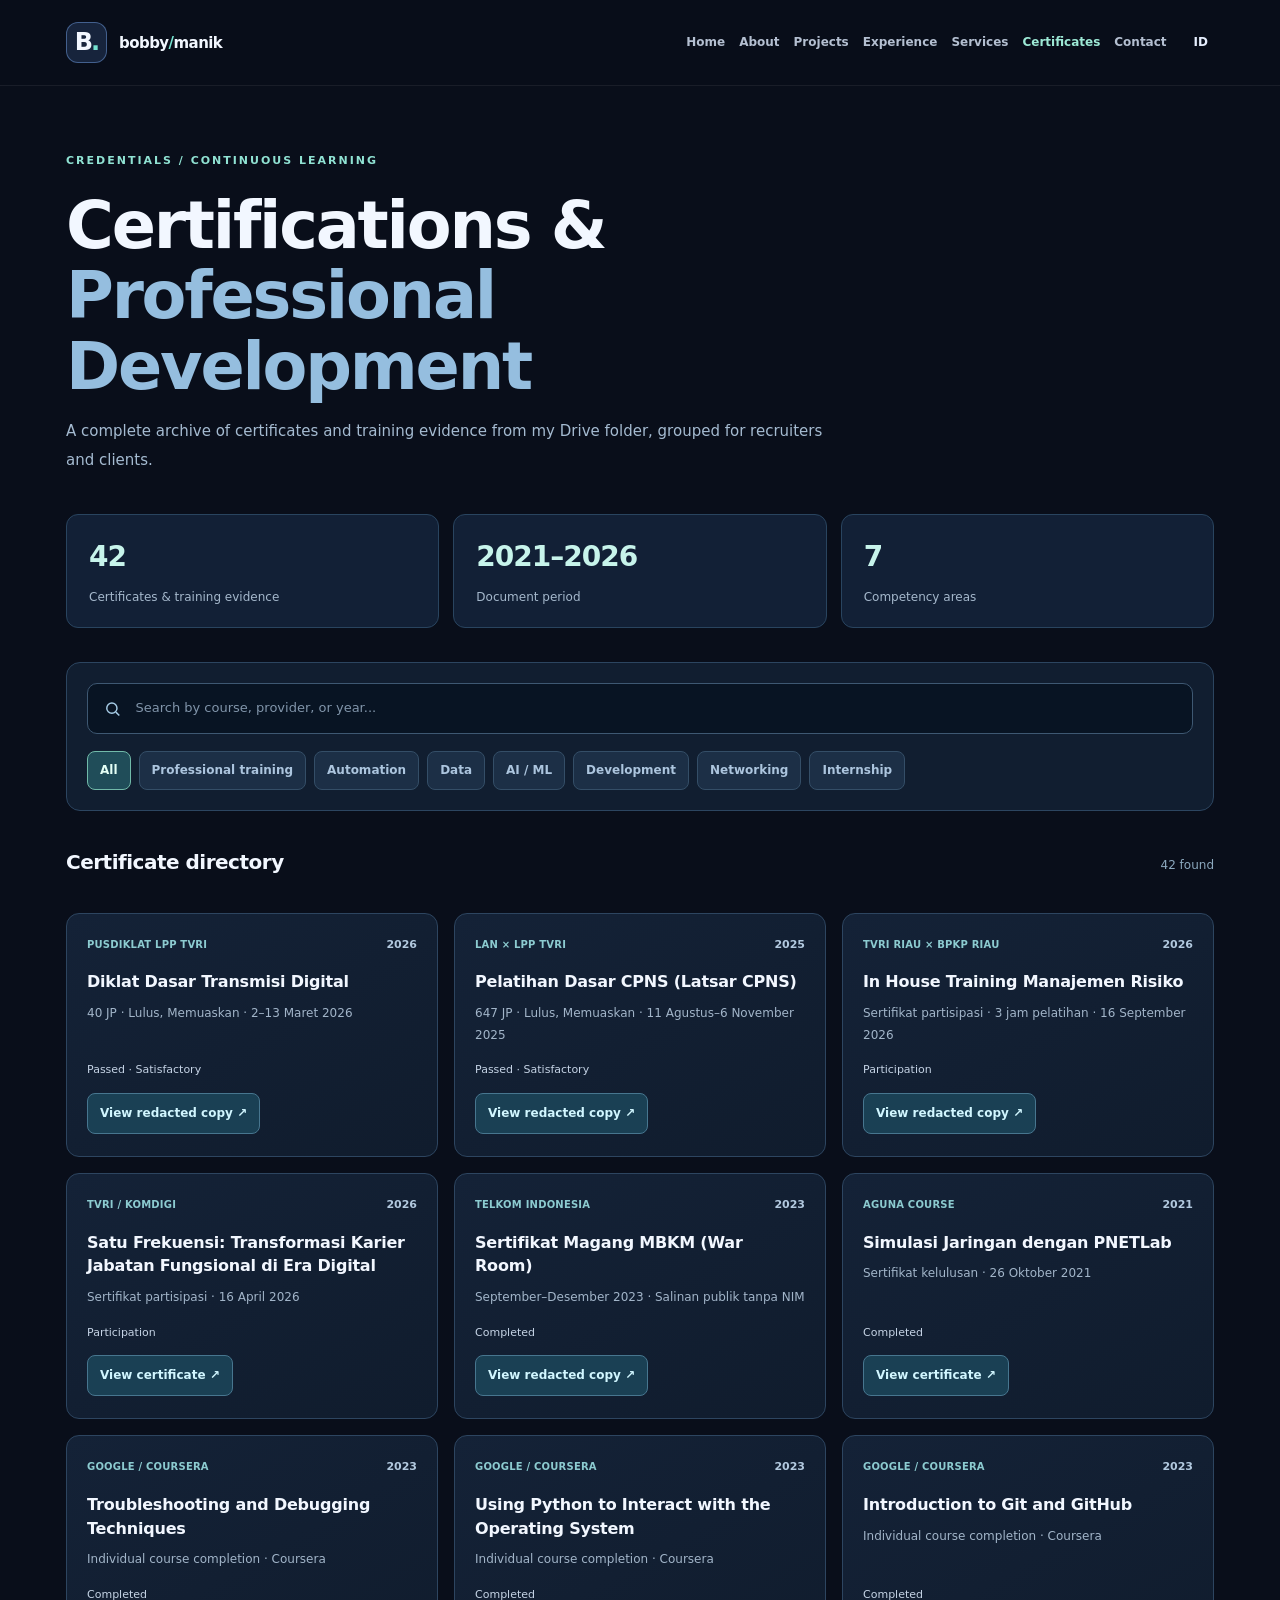
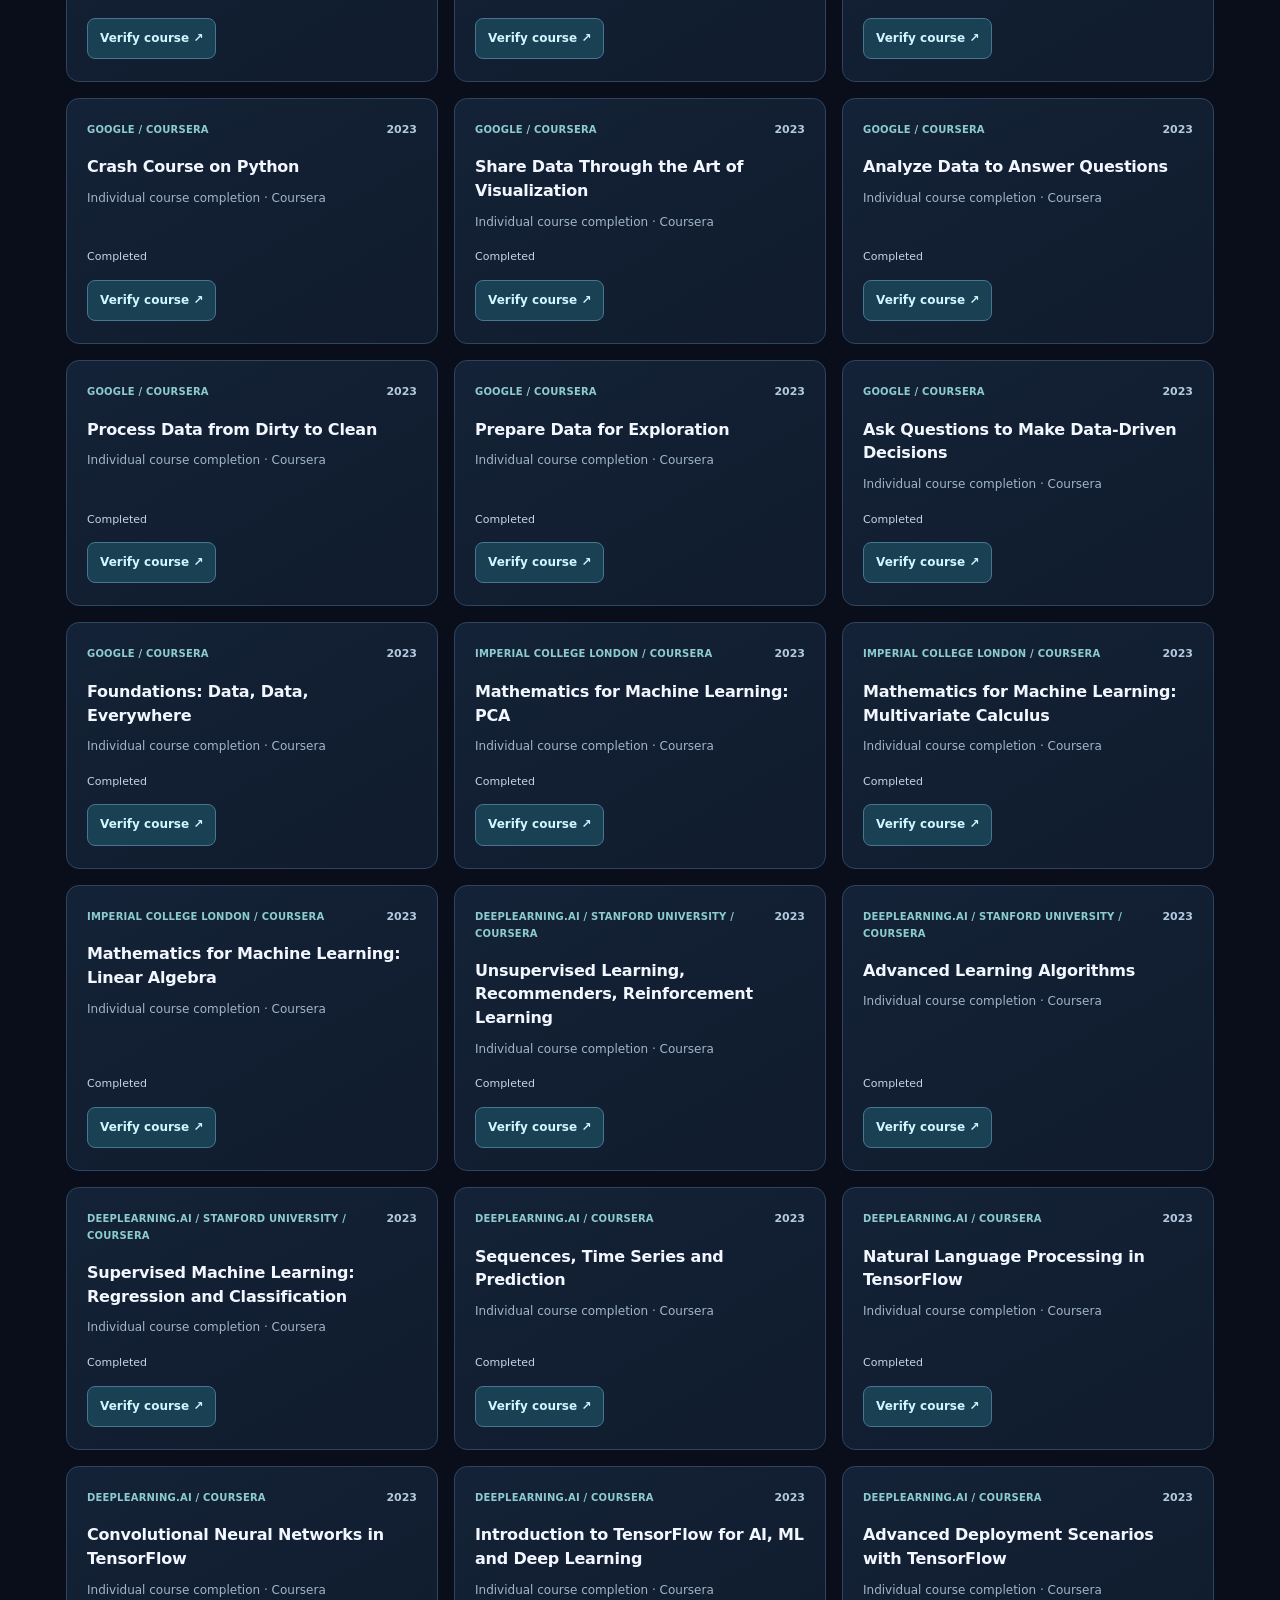
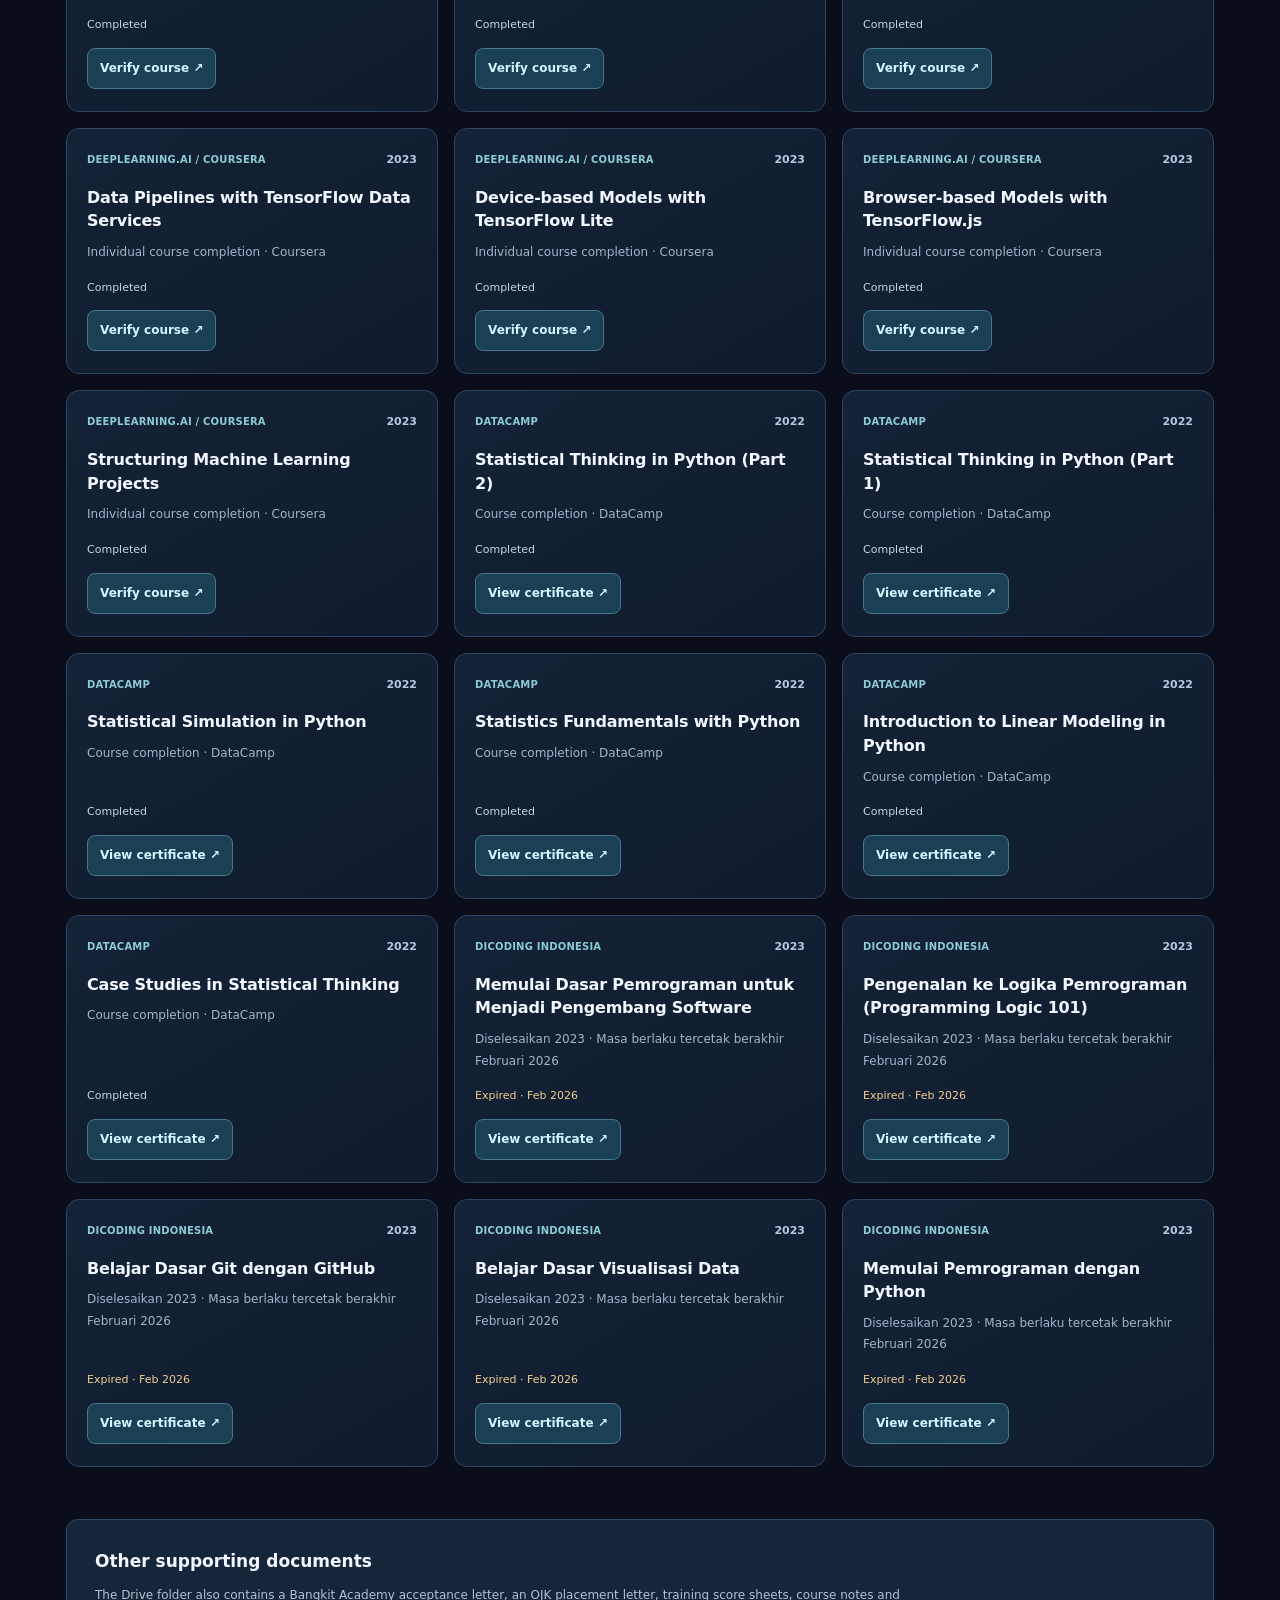
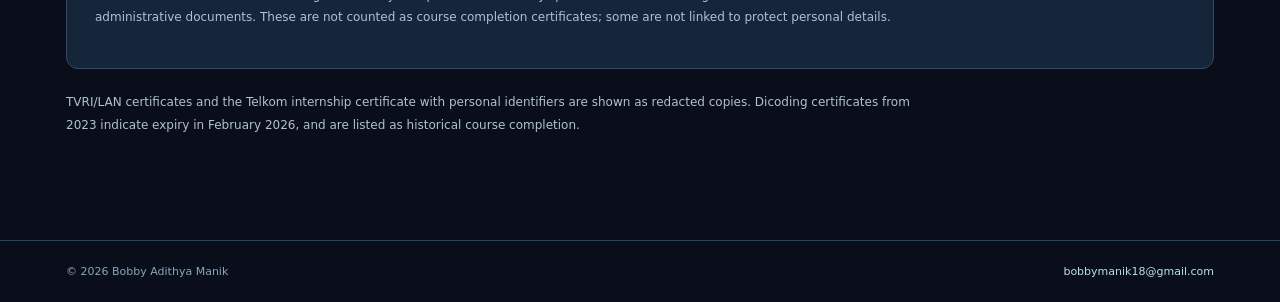
<file: certifications.html>
<!doctype html><html lang="id"><head>
<meta charset="utf-8"/><meta name="viewport" content="width=device-width,initial-scale=1"/>
<title>Certificates & Training | Bobby Adithya Manik</title>
<meta name="description" content="Browse 42 training and certificate records covering AI, data analytics, programming, automation, and technical development, with available verification links.">
<meta name="robots" content="index,follow"/><link rel="canonical" href="https://bobbymanik.github.io/certifications.html"/>
<link rel="icon" type="image/svg+xml" href="favicon.svg"/><link rel="stylesheet" href="styles.css"/><link rel="stylesheet" href="certifications.css"/>
<script src="data/certifications.js" defer></script><script src="certifications.js" defer></script><script src="site-shell.js" defer></script><link rel="stylesheet" href="multipage.css">
<meta property="og:title" content="Certificates &amp; Training | Bobby Adithya Manik"><meta property="og:description" content="Browse 42 training and certificate records covering AI, data analytics, programming, automation, and technical development, with available verification links."><meta property="og:url" content="https://bobbymanik.github.io/certifications.html"><meta property="og:type" content="website"><meta name="keywords" content="Bobby Adithya Manik certificates, Coursera, Dicoding, DataCamp, machine learning, Bangkit Academy"><meta property="og:site_name" content="Bobby Adithya Manik — Portfolio"><meta property="og:locale" content="id_ID"><meta name="twitter:card" content="summary"><meta name="twitter:title" content="Certificates &amp; Training | Bobby Adithya Manik"><meta name="twitter:description" content="Browse 42 training and certificate records covering AI, data analytics, programming, automation, and technical development, with available verification links."><script type="application/ld+json">{"@context":"https://schema.org","@graph":[{"@type":"BreadcrumbList","@id":"https://bobbymanik.github.io/certifications.html#breadcrumb","itemListElement":[{"@type":"ListItem","position":1,"name":"Home","item":"https://bobbymanik.github.io/"},{"@type":"ListItem","position":2,"name":"Certificates","item":"https://bobbymanik.github.io/certifications.html"}]}]}</script></head><body class="cert-catalog" data-page="certifications">
<a class="skip-link" href="#content">Lewati ke konten</a>
<header class="site-header multi-header" id="top"><nav class="nav container multi-nav"><a class="logo" href="index.html" aria-label="Beranda"><span class="logo-mark">B<span>.</span></span><span class="logo-name">bobby<span>/</span>manik</span></a><button class="menu-toggle" type="button" aria-label="Buka menu" aria-expanded="false" aria-controls="nav-links"><span></span><span></span><span></span></button><div class="nav-right" id="nav-links"><div class="nav-links"><a href="index.html" data-nav="index" >Beranda</a><a href="about.html" data-nav="about" >Tentang</a><a href="projects.html" data-nav="projects" >Proyek</a><a href="experience.html" data-nav="experience" >Pengalaman</a><a href="services.html" data-nav="services" >Layanan</a><a href="certifications.html" data-nav="certifications" >Sertifikasi</a><a href="contact.html" data-nav="contact" >Kontak</a></div><button class="lang-switch" id="cert-lang" type="button">EN</button></div></nav></header>
<main id="content" class="container cert-main">
<div class="cert-eyebrow">CREDENTIALS / CONTINUOUS LEARNING</div>
<h1 data-copy="title">Sertifikasi & <span>Pengembangan Kompetensi</span></h1>
<p class="cert-lead" data-copy="subtitle">Semua bukti pelatihan dan kursus yang tersimpan di folder sertifikat saya, dikelompokkan agar mudah ditemukan oleh rekruter.</p>
<div class="cert-metrics" aria-label="Ringkasan koleksi">
<div><strong id="metric-total">42</strong><span data-copy="metric1">Sertifikat & bukti pelatihan</span></div>
<div><strong>2021–2026</strong><span data-copy="metric2">Rentang dokumen</span></div>
<div><strong>7</strong><span data-copy="metric3">Kategori kompetensi</span></div></div>
<div class="cert-toolbox">
<label class="cert-searchbox"><svg viewBox="0 0 24 24" width="18" height="18" fill="none" stroke="currentColor" stroke-width="2" aria-hidden="true"><circle cx="10.8" cy="10.8" r="7"></circle><path d="m16.3 16.3 4.7 4.7"></path></svg><input id="cert-search" type="search" autocomplete="off" placeholder="Cari nama, penyelenggara, atau tahun..." aria-label="Cari sertifikat"/></label>
<div id="cert-filters" class="cert-filters" aria-label="Filter kategori">
<button type="button" data-filter="all" aria-pressed="true" class="selected">Semua</button>
<button type="button" data-filter="work" aria-pressed="false">Pelatihan kerja</button>
<button type="button" data-filter="automation" aria-pressed="false">Automation</button>
<button type="button" data-filter="data" aria-pressed="false">Data</button>
<button type="button" data-filter="ai" aria-pressed="false">AI / ML</button>
<button type="button" data-filter="development" aria-pressed="false">Pemrograman</button>
<button type="button" data-filter="network" aria-pressed="false">Jaringan</button>
<button type="button" data-filter="internship" aria-pressed="false">Magang</button>
</div></div>
<div class="cert-listhead"><h2 data-copy="catalogue">Daftar sertifikat</h2><span id="cert-count" aria-live="polite">42 ditemukan</span></div>
<div id="cert-grid" class="cert-grid" aria-live="polite"><p>Memuat daftar sertifikat...</p></div>
<section class="cert-archive-note" aria-labelledby="archive-heading"><h2 id="archive-heading" data-copy="archiveHeading">Dokumen pendukung lainnya</h2>
<p data-copy="archiveText">Folder Google Drive juga menyimpan surat penerimaan Bangkit Academy, surat keterangan kegiatan OJK, lampiran nilai pelatihan, materi kelas, dan dokumen administrasi. Dokumen tersebut tidak dihitung sebagai sertifikat kelulusan; sebagian tidak ditautkan untuk melindungi informasi pribadi.</p></section>
<p class="cert-privacy" data-copy="privacy">Bukti pelatihan TVRI/LAN dan sertifikat Telkom yang berisi pengenal pribadi ditampilkan dalam salinan yang disamarkan. Sertifikat Dicoding dari 2023 tercatat berakhir masa berlakunya pada Februari 2026; penyelesaian kelas tetap tercantum sebagai riwayat pembelajaran.</p>
</main><footer class="cert-footer"><div class="container"><span>© <span id="cert-year">2026</span> Bobby Adithya Manik</span><a href="mailto:bobbymanik18@gmail.com">bobbymanik18@gmail.com</a></div></footer>
</body></html>
</file>
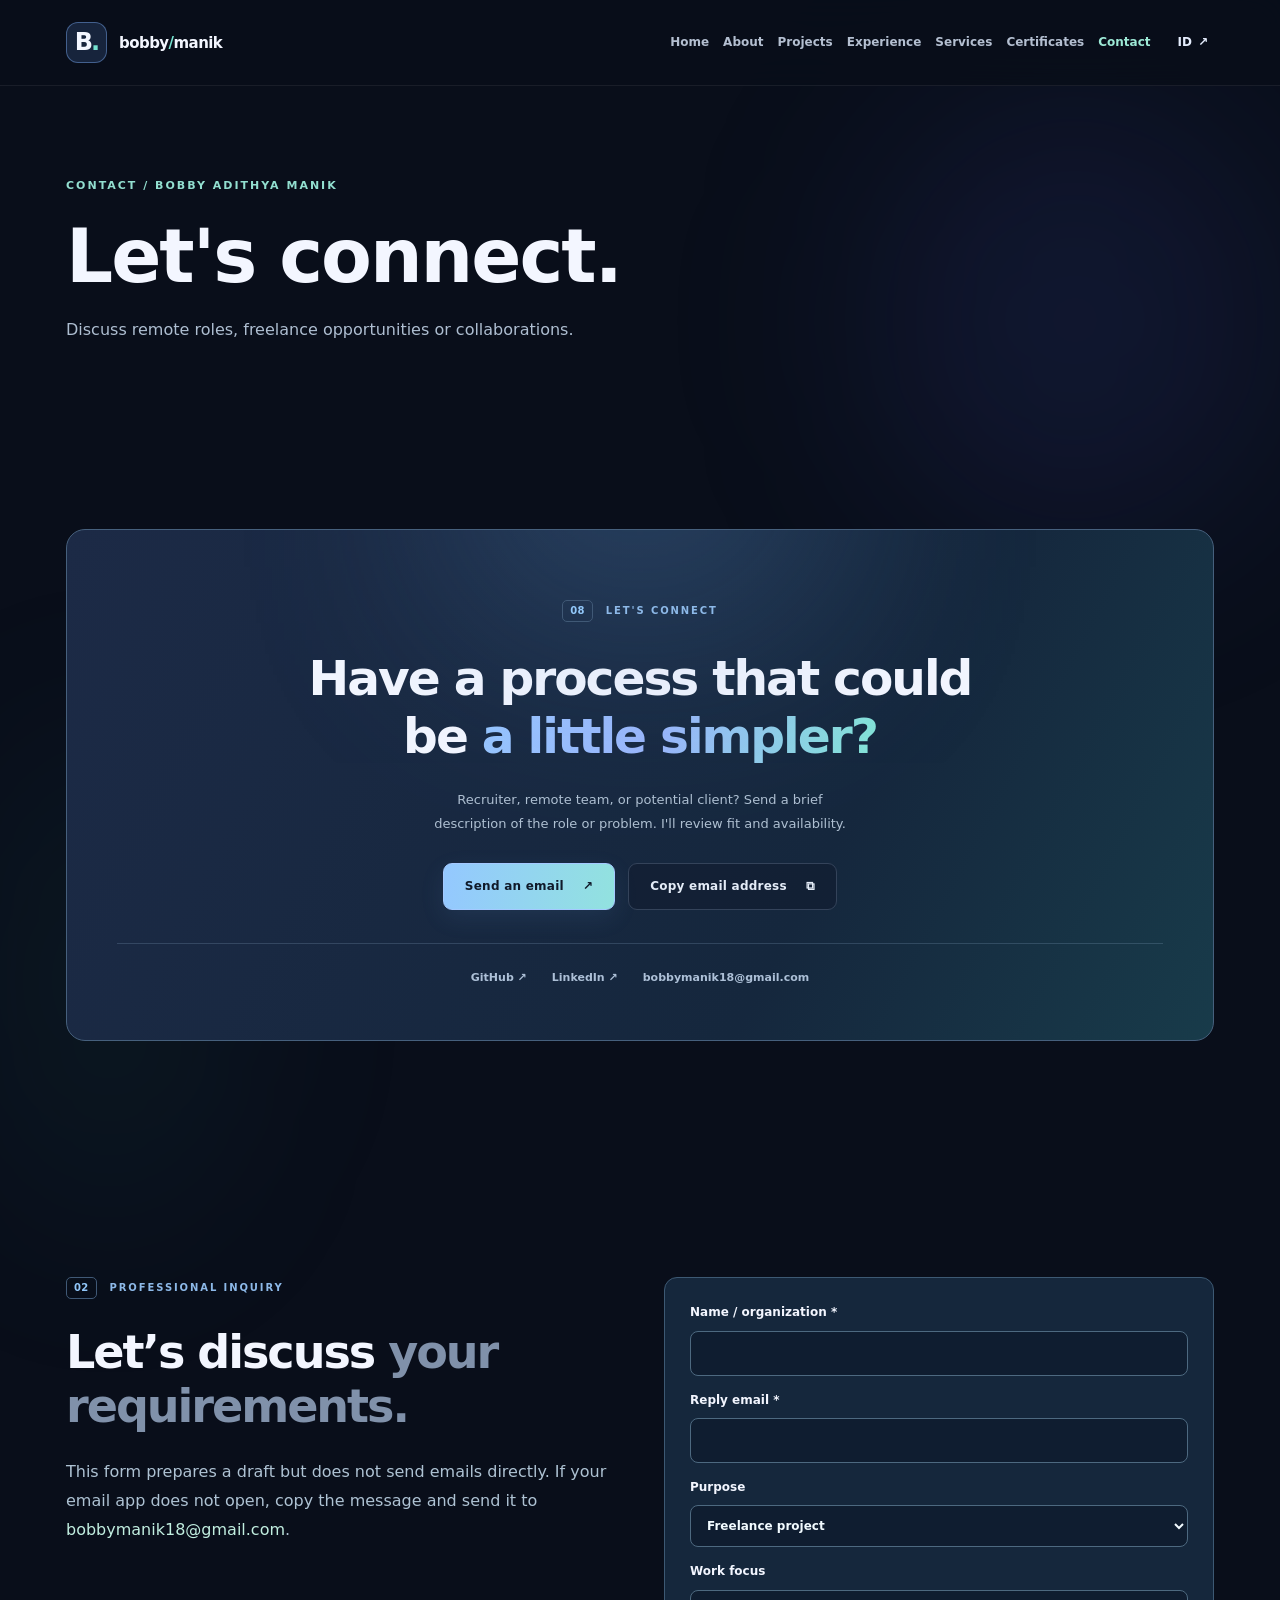
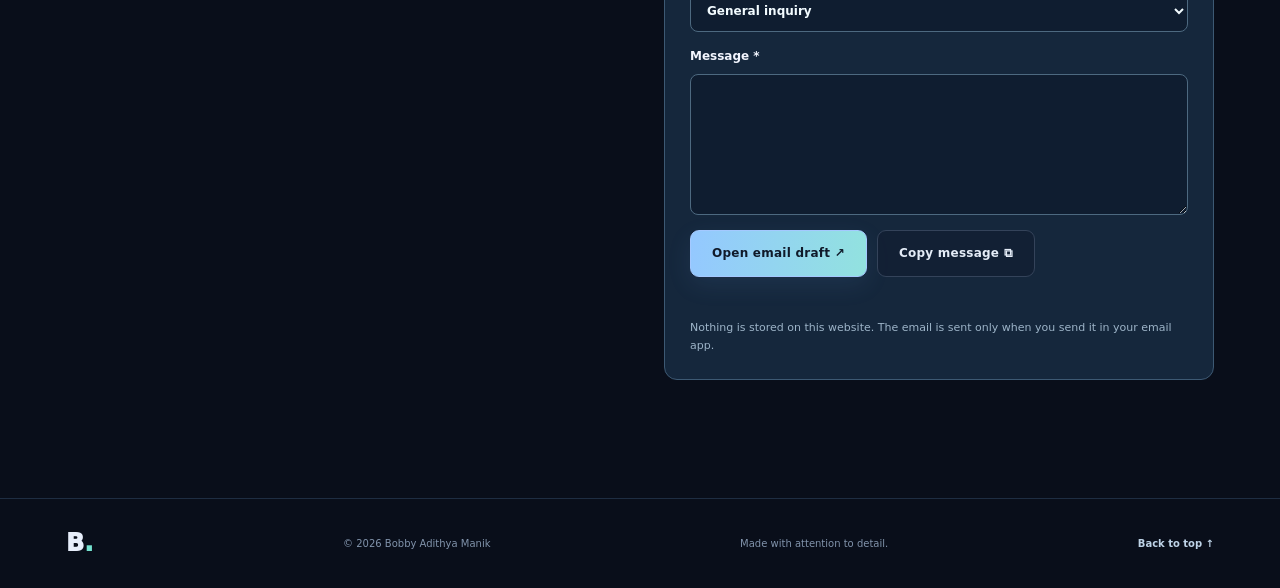
<file: contact.html>
<!DOCTYPE html><html lang="id"><head><meta charset="UTF-8"><meta name="viewport" content="width=device-width,initial-scale=1"><meta name="description" content="Contact Bobby Adithya Manik about suitable IT roles, remote work, Make.com automation projects, reporting workflows, or technical collaboration."><meta property="og:title" content="Contact Bobby Adithya Manik | IT &amp; Freelance"><meta property="og:url" content="https://bobbymanik.github.io/contact.html"><link rel="canonical" href="https://bobbymanik.github.io/contact.html"><link rel="icon" type="image/svg+xml" href="favicon.svg"><link rel="stylesheet" href="styles.css"><link rel="stylesheet" href="multipage.css"><script src="data/projects.js" defer></script><script src="script.js" defer></script><script src="site-shell.js" defer></script><script src="inquiry.js" defer></script><title>Contact Bobby Adithya Manik | IT & Freelance</title><meta property="og:description" content="Contact Bobby Adithya Manik about suitable IT roles, remote work, Make.com automation projects, reporting workflows, or technical collaboration."><meta property="og:type" content="website"><meta name="robots" content="index,follow"><meta name="keywords" content="contact Bobby Adithya Manik, remote IT work, freelance Make.com"><meta property="og:site_name" content="Bobby Adithya Manik — Portfolio"><meta property="og:locale" content="id_ID"><meta name="twitter:card" content="summary"><meta name="twitter:title" content="Contact Bobby Adithya Manik | IT &amp; Freelance"><meta name="twitter:description" content="Contact Bobby Adithya Manik about suitable IT roles, remote work, Make.com automation projects, reporting workflows, or technical collaboration."><script type="application/ld+json">{"@context":"https://schema.org","@graph":[{"@type":"BreadcrumbList","@id":"https://bobbymanik.github.io/contact.html#breadcrumb","itemListElement":[{"@type":"ListItem","position":1,"name":"Home","item":"https://bobbymanik.github.io/"},{"@type":"ListItem","position":2,"name":"Contact","item":"https://bobbymanik.github.io/contact.html"}]}]}</script></head><body data-page="contact" data-title-id="Contact | Bobby Adithya Manik" data-title-en="Contact Bobby Adithya Manik | IT &amp; Freelance"><a class="skip-link" href="#main">Lewati ke konten</a><div class="page-glow page-glow--a" aria-hidden="true"></div><div class="page-glow page-glow--b" aria-hidden="true"></div><div class="multi-scroll" aria-hidden="true"></div><header class="site-header multi-header" id="top"><nav class="nav container multi-nav"><a class="logo" href="index.html" aria-label="Beranda"><span class="logo-mark">B<span>.</span></span><span class="logo-name">bobby<span>/</span>manik</span></a><button class="menu-toggle" type="button" aria-label="Buka menu" aria-expanded="false" aria-controls="nav-links"><span></span><span></span><span></span></button><div class="nav-right" id="nav-links"><div class="nav-links"><a href="index.html" data-nav="index" data-i18n="navIndex">Beranda</a><a href="about.html" data-nav="about" data-i18n="navAbout">Tentang</a><a href="projects.html" data-nav="projects" data-i18n="navProjects">Proyek</a><a href="experience.html" data-nav="experience" data-i18n="navExperience">Pengalaman</a><a href="services.html" data-nav="services" data-i18n="navServices">Layanan</a><a href="certifications.html" data-nav="certifications" data-i18n="navCertifications">Sertifikasi</a><a href="contact.html" data-nav="contact" data-i18n="navContact">Kontak</a></div><button class="lang-switch" id="lang-switch" type="button"><span id="language-label">EN</span> ↗</button></div></nav></header><main id="main"><section class="container multi-intro"><span class="multi-eyebrow">CONTACT / BOBBY ADITHYA MANIK</span><h1 data-pagetitle="CONTACT">Mari terhubung.</h1><p data-pageintro="CONTACT">Diskusikan kesempatan kerja remote, freelance, atau kolaborasi.</p></section><section class="section-space container" id="contact" aria-labelledby="contact-title"><div class="contact-card"><div class="contact-glow" aria-hidden="true"></div><div class="section-label contact-label"><span class="section-number">08</span><span data-i18n="contactLabel">MARI TERHUBUNG</span></div><h2 id="contact-title" data-i18n="contactTitle">Punya proses yang ingin dibuat <span class="gradient-text">lebih sederhana?</span></h2><p data-i18n="contactSubtitle">Untuk HR, tim remote, atau calon klien: kirim gambaran peran atau tantangan yang ingin diselesaikan melalui email. Saya akan meninjau kecocokan dan ketersediaan.</p><div class="contact-actions"><a class="btn btn-primary" href="mailto:bobbymanik18@gmail.com?subject=Diskusi%20Proyek"><span data-i18n="sendEmail">Kirim email</span><span aria-hidden="true">↗</span></a><button class="btn btn-outline" type="button" id="copy-email"><span data-i18n="copyEmail">Salin alamat email</span><span aria-hidden="true">⧉</span></button></div><div class="contact-socials"><a href="https://github.com/bobbymanik" target="_blank" rel="noopener noreferrer">GitHub ↗</a><a href="https://www.linkedin.com/in/bobbymanik/" target="_blank" rel="noopener noreferrer">LinkedIn ↗</a><a href="mailto:bobbymanik18@gmail.com">bobbymanik18@gmail.com</a></div></div></section><section class="container section-space" id="inquiry"><div class="professional-contact"><div><div class="section-label"><span class="section-number">02</span><span data-audit="contactLabel">PERTANYAAN PROFESIONAL</span></div><h2 class="section-title" data-audit="contactTitle">Mari diskusikan <span class="muted-heading">kebutuhan Anda.</span></h2><p><span data-audit="contactDesc">Formulir menyiapkan draf email dan tidak mengirim langsung. Jika aplikasi email tidak terbuka, salin pesannya dan kirim ke</span> <a href="mailto:bobbymanik18@gmail.com">bobbymanik18@gmail.com</a>.</p></div><form id="professional-inquiry" class="professional-inquiry"><label><span data-audit="name">Nama / organisasi *</span><input name="name" required maxlength="100" autocomplete="name"></label><label><span data-audit="email">Email balasan *</span><input name="email" type="email" required maxlength="254" autocomplete="email"></label><label><span data-audit="purpose">Keperluan</span><select name="topic"><option value="freelance" data-audit="freelance">Proyek freelance</option><option value="remote" data-audit="remote">Rekrutmen / pekerjaan remote</option><option value="collaboration" data-audit="collaboration">Kolaborasi</option></select></label><label><span data-audit="focus">Bidang pekerjaan</span><select name="service"><option value="general" data-audit="general">Diskusi umum</option><option value="automation" data-audit="automation">Otomasi workflow</option><option value="reporting" data-audit="reporting">Data & pelaporan</option><option value="web" data-audit="web">Pengembangan web</option><option value="operations" data-audit="operations">Operasional IT</option></select></label><label><span data-audit="message">Pesan *</span><textarea name="message" rows="6" required minlength="15" maxlength="3000"></textarea></label><div class="professional-inquiry-actions"><button class="btn btn-primary" type="submit" data-audit="compose">Buka draf email ↗</button><button class="btn btn-outline" type="button" id="copy-inquiry" data-audit="copy">Salin pesan ⧉</button></div><p id="inquiry-status" role="status" aria-live="polite"></p><small data-audit="privacy">Website tidak menyimpan pesan. Email baru terkirim setelah Anda menekan Kirim di aplikasi email.</small></form></div></section></main><footer class="footer"><div class="container footer-inner"><a href="index.html" class="footer-brand">B<span>.</span></a><span>© <span id="current-year">2026</span> Bobby Adithya Manik</span><span data-i18n="footerText">Dibuat dengan perhatian pada detail.</span><a class="back-top" href="#top" data-i18n="backToTop">Kembali ke atas ↑</a></div></footer></body></html>
</file>
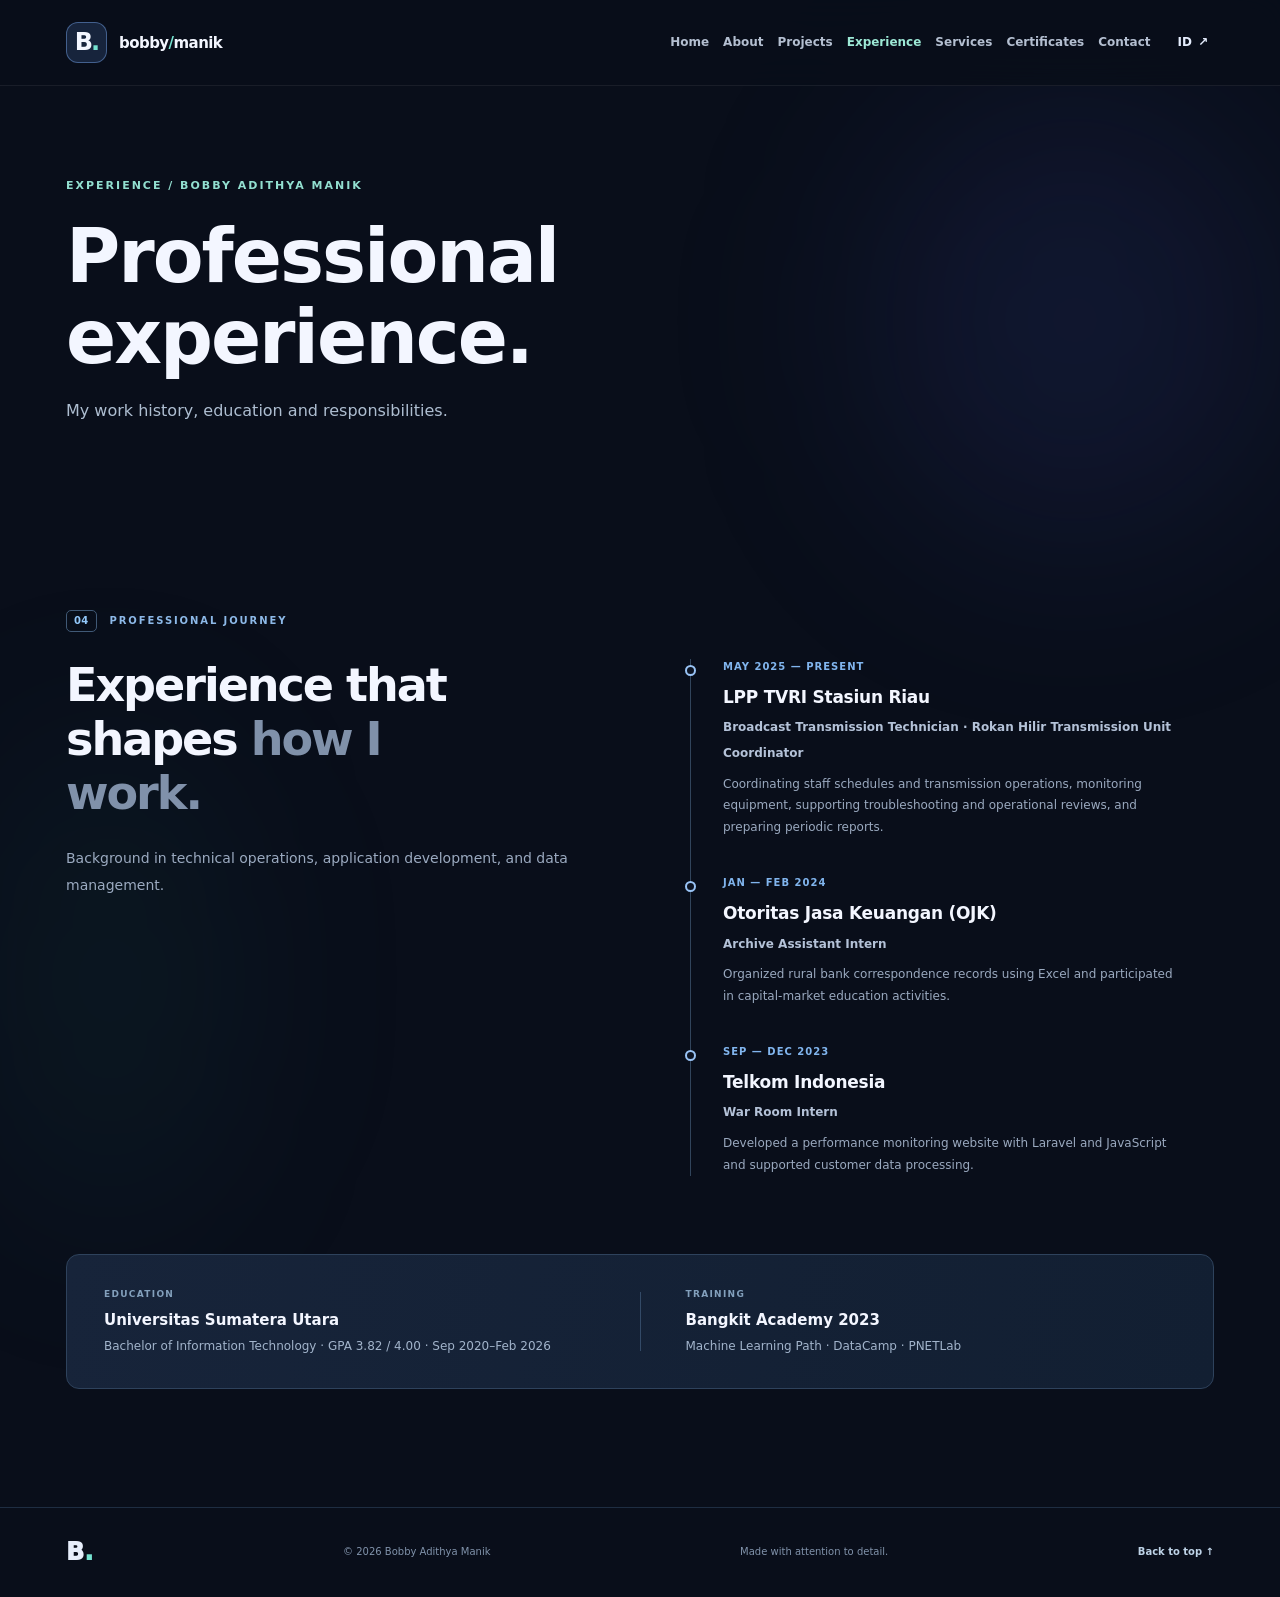
<file: experience.html>
<!DOCTYPE html><html lang="id"><head><meta charset="UTF-8"><meta name="viewport" content="width=device-width,initial-scale=1"><meta name="description" content="Explore Bobby Adithya Manik's professional experience in TVRI Riau technical operations and previous roles involving technical support, documentation and collaboration."><meta property="og:title" content="Professional Experience | Bobby Adithya Manik"><meta property="og:url" content="https://bobbymanik.github.io/experience.html"><link rel="canonical" href="https://bobbymanik.github.io/experience.html"><link rel="icon" type="image/svg+xml" href="favicon.svg"><link rel="stylesheet" href="styles.css"><link rel="stylesheet" href="multipage.css"><script src="data/projects.js" defer></script><script src="script.js" defer></script><script src="site-shell.js" defer></script><title>Professional Experience | Bobby Adithya Manik</title><meta property="og:description" content="Explore Bobby Adithya Manik's professional experience in TVRI Riau technical operations and previous roles involving technical support, documentation and collaboration."><meta property="og:type" content="website"><meta name="robots" content="index,follow"><meta name="keywords" content="TVRI Riau technician, IT operations, technical support, Bobby Adithya Manik"><meta property="og:site_name" content="Bobby Adithya Manik — Portfolio"><meta property="og:locale" content="id_ID"><meta name="twitter:card" content="summary_large_image"><meta name="twitter:title" content="Professional Experience | Bobby Adithya Manik"><meta name="twitter:description" content="Explore Bobby Adithya Manik's professional experience in TVRI Riau technical operations and previous roles involving technical support, documentation and collaboration."><meta property="og:image" content="https://bobbymanik.github.io/assets/social/transmission-preview.jpg"><meta property="og:image:alt" content="Redacted broadcast reporting application screenshot"><meta name="twitter:image" content="https://bobbymanik.github.io/assets/social/transmission-preview.jpg"><script type="application/ld+json">{"@context":"https://schema.org","@graph":[{"@type":"BreadcrumbList","@id":"https://bobbymanik.github.io/experience.html#breadcrumb","itemListElement":[{"@type":"ListItem","position":1,"name":"Home","item":"https://bobbymanik.github.io/"},{"@type":"ListItem","position":2,"name":"Experience","item":"https://bobbymanik.github.io/experience.html"}]}]}</script><meta property="og:image:type" content="image/jpeg"><meta property="og:image:width" content="1200"><meta property="og:image:height" content="630"></head><body data-page="experience" data-title-id="Experience | Bobby Adithya Manik" data-title-en="Professional Experience | Bobby Adithya Manik"><a class="skip-link" href="#main">Lewati ke konten</a><div class="page-glow page-glow--a" aria-hidden="true"></div><div class="page-glow page-glow--b" aria-hidden="true"></div><div class="multi-scroll" aria-hidden="true"></div><header class="site-header multi-header" id="top"><nav class="nav container multi-nav"><a class="logo" href="index.html" aria-label="Beranda"><span class="logo-mark">B<span>.</span></span><span class="logo-name">bobby<span>/</span>manik</span></a><button class="menu-toggle" type="button" aria-label="Buka menu" aria-expanded="false" aria-controls="nav-links"><span></span><span></span><span></span></button><div class="nav-right" id="nav-links"><div class="nav-links"><a href="index.html" data-nav="index" data-i18n="navIndex">Beranda</a><a href="about.html" data-nav="about" data-i18n="navAbout">Tentang</a><a href="projects.html" data-nav="projects" data-i18n="navProjects">Proyek</a><a href="experience.html" data-nav="experience" data-i18n="navExperience">Pengalaman</a><a href="services.html" data-nav="services" data-i18n="navServices">Layanan</a><a href="certifications.html" data-nav="certifications" data-i18n="navCertifications">Sertifikasi</a><a href="contact.html" data-nav="contact" data-i18n="navContact">Kontak</a></div><button class="lang-switch" id="lang-switch" type="button"><span id="language-label">EN</span> ↗</button></div></nav></header><main id="main"><section class="container multi-intro"><span class="multi-eyebrow">EXPERIENCE / BOBBY ADITHYA MANIK</span><h1 data-pagetitle="EXPERIENCE">Pengalaman profesional.</h1><p data-pageintro="EXPERIENCE">Perjalanan kerja, pendidikan, dan tanggung jawab saya.</p></section><section class="section-space container" id="experience" aria-labelledby="experience-title"><div class="section-label"><span class="section-number">04</span><span data-i18n="experienceLabel">PERJALANAN PROFESIONAL</span></div><div class="experience-layout"><div class="experience-heading"><h2 class="section-title" id="experience-title" data-i18n="experienceTitle">Pengalaman yang membentuk <span class="muted-heading">cara saya bekerja.</span></h2><p class="section-description" data-i18n="experienceSubtitle">Pengalaman di bidang operasional teknis, pengembangan aplikasi, dan pengelolaan data.</p></div><div class="timeline"><div class="timeline-item"><span class="timeline-dot"></span><div class="timeline-date" data-i18n="expDate1">Mei 2025 — Sekarang</div><h3>LPP TVRI Stasiun Riau</h3><span class="timeline-role" data-i18n="expRole1">Asisten Teknisi Siaran Pemula · Koordinator Satuan Transmisi Rokan Hilir</span><p data-i18n="expDesc1">Koordinasi operasional dan jadwal petugas, monitoring perangkat transmisi, penanganan gangguan, evaluasi operasional, dan penyusunan laporan berkala.</p></div><div class="timeline-item"><span class="timeline-dot"></span><div class="timeline-date" data-i18n="expDate2">Jan — Feb 2024</div><h3>Otoritas Jasa Keuangan (OJK)</h3><span class="timeline-role" data-i18n="expRole2">Magang · Asisten Pengarsipan</span><p data-i18n="expDesc2">Pengarsipan dokumen BPR menggunakan Excel serta mengikuti kegiatan edukasi pasar modal.</p></div><div class="timeline-item"><span class="timeline-dot"></span><div class="timeline-date" data-i18n="expDate3">Sep — Des 2023</div><h3>Telkom Indonesia</h3><span class="timeline-role" data-i18n="expRole3">Magang · War Room</span><p data-i18n="expDesc3">Mengembangkan website pemantauan kinerja dengan Laravel dan JavaScript serta membantu pengolahan data pelanggan.</p></div></div></div>
      <div class="education-card"><div><div class="edu-eyebrow" data-i18n="educationEyebrow">PENDIDIKAN</div><h3>Universitas Sumatera Utara</h3><p data-i18n="educationText">Sarjana Teknologi Informasi · IPK 3,82 / 4,00 · 2020–2026</p></div><div class="edu-divider"></div><div><div class="edu-eyebrow" data-i18n="trainingEyebrow">PELATIHAN</div><h3>Bangkit Academy 2023</h3><p>Machine Learning Path · DataCamp · PNETLab</p></div></div>
    </section></main><footer class="footer"><div class="container footer-inner"><a href="index.html" class="footer-brand">B<span>.</span></a><span>© <span id="current-year">2026</span> Bobby Adithya Manik</span><span data-i18n="footerText">Dibuat dengan perhatian pada detail.</span><a class="back-top" href="#top" data-i18n="backToTop">Kembali ke atas ↑</a></div></footer></body></html>
</file>
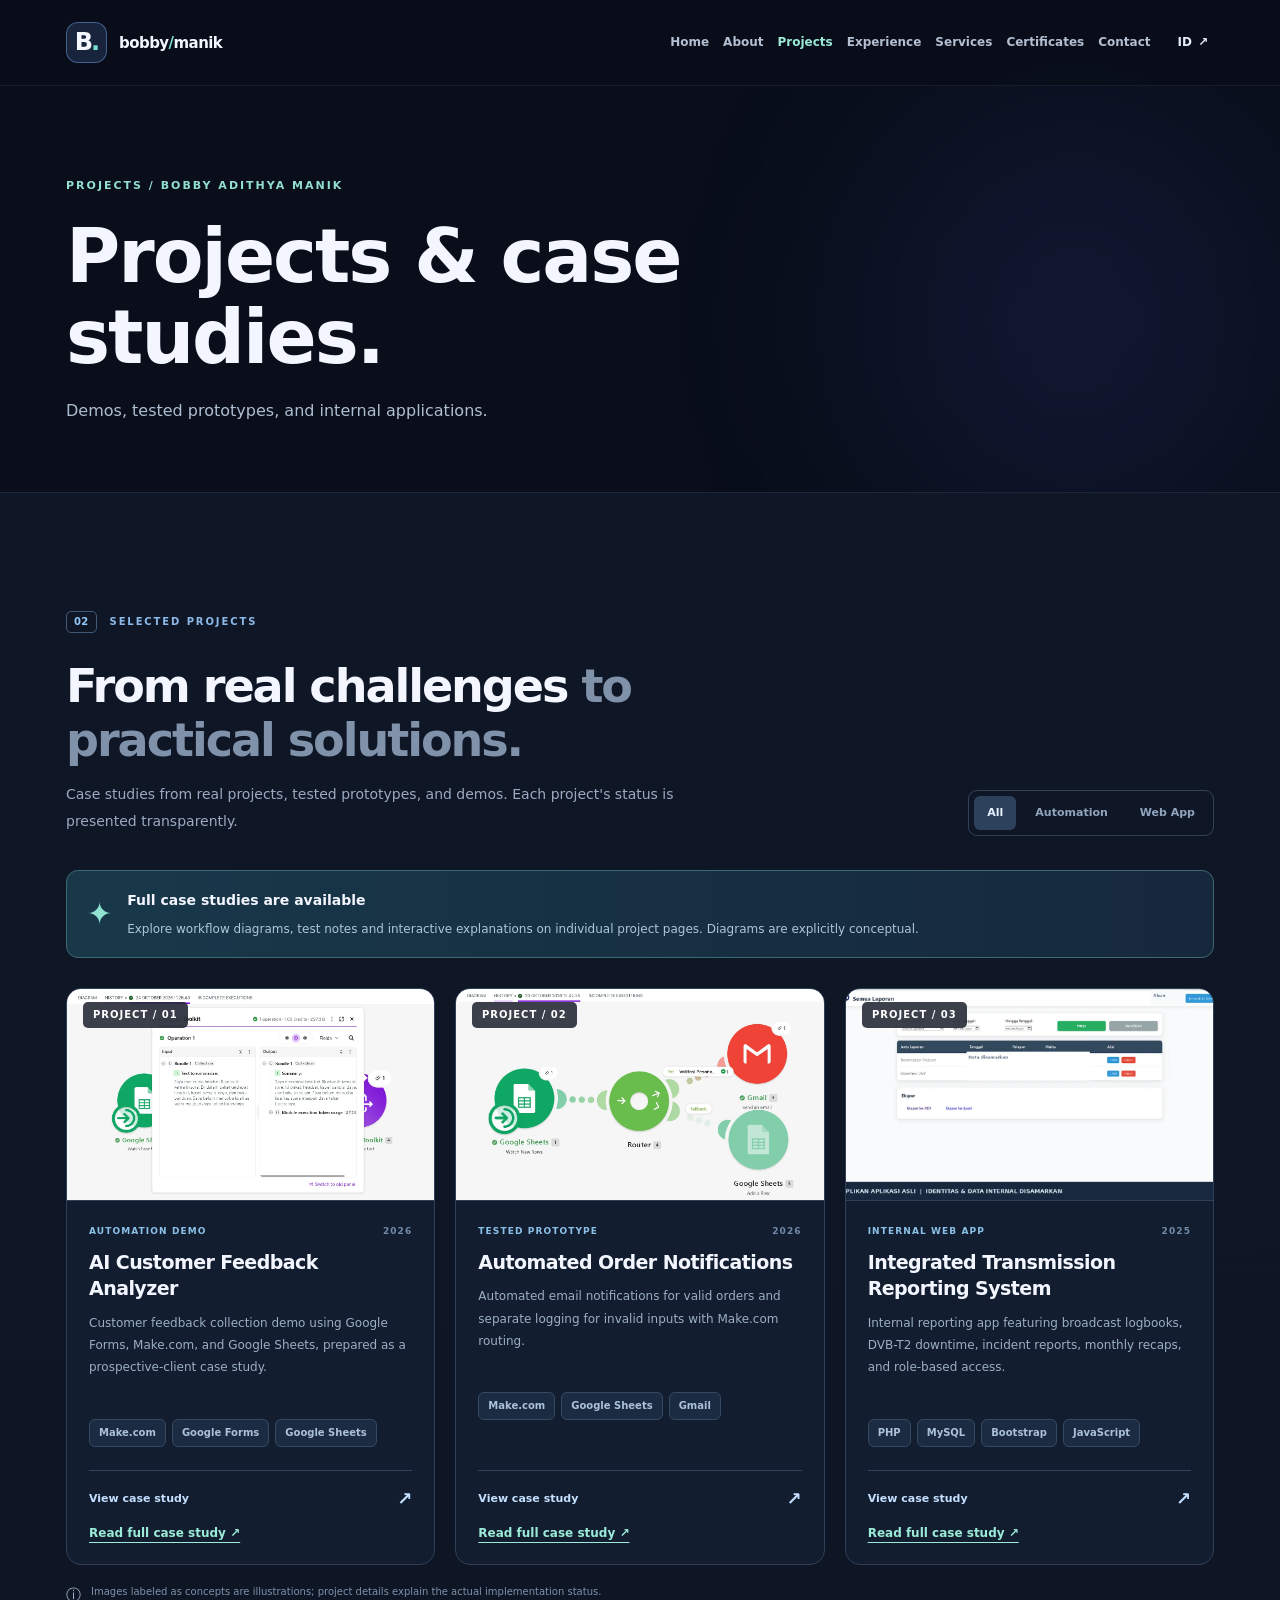
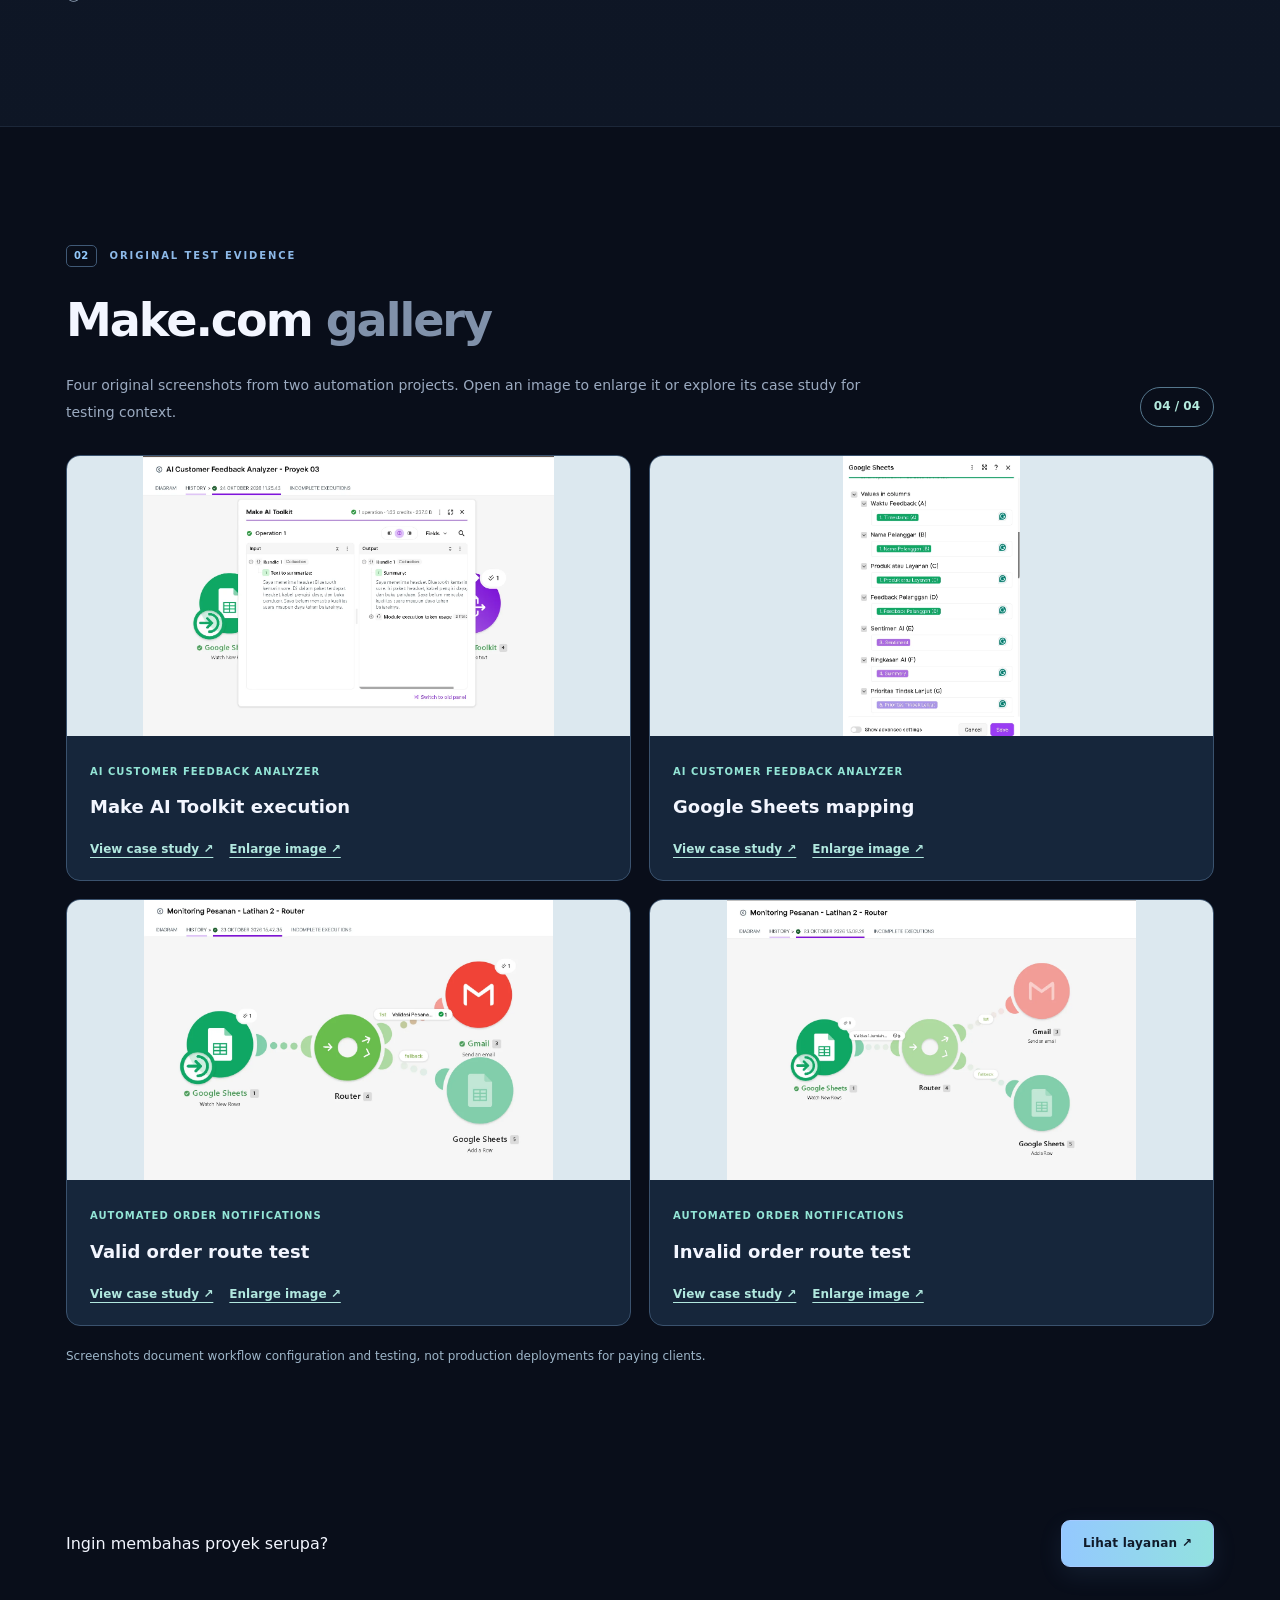
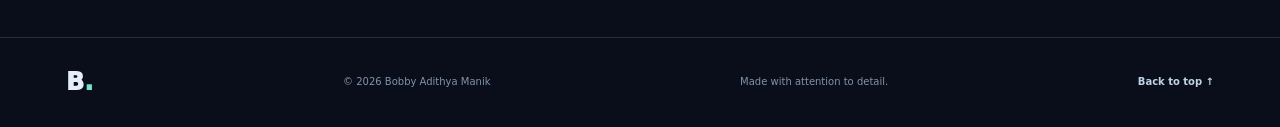
<file: projects.html>
<!DOCTYPE html><html lang="id"><head><meta charset="UTF-8"><meta name="viewport" content="width=device-width,initial-scale=1"><meta name="description" content="Explore three documented projects: AI Customer Feedback Analyzer, automated order notifications, and a role-based transmission reporting app, with original test screenshots."><meta property="og:title" content="Projects &amp; Case Studies | Bobby Adithya Manik"><meta property="og:url" content="https://bobbymanik.github.io/projects.html"><link rel="canonical" href="https://bobbymanik.github.io/projects.html"><link rel="icon" type="image/svg+xml" href="favicon.svg"><link rel="stylesheet" href="styles.css"><link rel="stylesheet" href="multipage.css"><script src="data/projects.js" defer></script><script src="script.js" defer></script><script src="site-shell.js" defer></script><title>Projects & Case Studies | Bobby Adithya Manik</title><meta property="og:description" content="Explore three documented projects: AI Customer Feedback Analyzer, automated order notifications, and a role-based transmission reporting app, with original test screenshots."><meta property="og:type" content="website"><meta name="robots" content="index,follow"><meta name="keywords" content="Make.com project portfolio, Google Sheets automation, PHP MySQL projects, technical case studies"><meta property="og:site_name" content="Bobby Adithya Manik — Portfolio"><meta property="og:locale" content="id_ID"><meta name="twitter:card" content="summary_large_image"><meta name="twitter:title" content="Projects &amp; Case Studies | Bobby Adithya Manik"><meta name="twitter:description" content="Explore three documented projects: AI Customer Feedback Analyzer, automated order notifications, and a role-based transmission reporting app, with original test screenshots."><meta property="og:image" content="https://bobbymanik.github.io/assets/social/portfolio-featured-banner.jpg"><meta property="og:image:alt" content="Bobby Adithya Manik — portfolio of workflow automation and web development projects"><meta name="twitter:image" content="https://bobbymanik.github.io/assets/social/portfolio-featured-banner.jpg"><script type="application/ld+json">{"@context":"https://schema.org","@graph":[{"@type":"BreadcrumbList","@id":"https://bobbymanik.github.io/projects.html#breadcrumb","itemListElement":[{"@type":"ListItem","position":1,"name":"Home","item":"https://bobbymanik.github.io/"},{"@type":"ListItem","position":2,"name":"Projects","item":"https://bobbymanik.github.io/projects.html"}]}]}</script><meta property="og:image:type" content="image/jpeg"><meta property="og:image:width" content="1200"><meta property="og:image:height" content="628"></head><body data-page="projects" data-title-id="Projects | Bobby Adithya Manik" data-title-en="Projects &amp; Case Studies | Bobby Adithya Manik"><a class="skip-link" href="#main">Lewati ke konten</a><div class="page-glow page-glow--a" aria-hidden="true"></div><div class="page-glow page-glow--b" aria-hidden="true"></div><div class="multi-scroll" aria-hidden="true"></div><header class="site-header multi-header" id="top"><nav class="nav container multi-nav"><a class="logo" href="index.html" aria-label="Beranda"><span class="logo-mark">B<span>.</span></span><span class="logo-name">bobby<span>/</span>manik</span></a><button class="menu-toggle" type="button" aria-label="Buka menu" aria-expanded="false" aria-controls="nav-links"><span></span><span></span><span></span></button><div class="nav-right" id="nav-links"><div class="nav-links"><a href="index.html" data-nav="index" data-i18n="navIndex">Beranda</a><a href="about.html" data-nav="about" data-i18n="navAbout">Tentang</a><a href="projects.html" data-nav="projects" data-i18n="navProjects">Proyek</a><a href="experience.html" data-nav="experience" data-i18n="navExperience">Pengalaman</a><a href="services.html" data-nav="services" data-i18n="navServices">Layanan</a><a href="certifications.html" data-nav="certifications" data-i18n="navCertifications">Sertifikasi</a><a href="contact.html" data-nav="contact" data-i18n="navContact">Kontak</a></div><button class="lang-switch" id="lang-switch" type="button"><span id="language-label">EN</span> ↗</button></div></nav></header><main id="main"><section class="container multi-intro"><span class="multi-eyebrow">PROJECTS / BOBBY ADITHYA MANIK</span><h1 data-pagetitle="PROJECTS">Proyek & studi kasus.</h1><p data-pageintro="PROJECTS">Tiga contoh pengerjaan: demo otomasi, prototipe, dan sistem internal.</p></section><section class="section-space section-alt" id="projects" aria-labelledby="projects-title">
      <div class="container"><div class="section-label"><span class="section-number">02</span><span data-i18n="projectsLabel">PROYEK TERPILIH</span></div><div class="section-heading-row"><div><h2 class="section-title" id="projects-title" data-i18n="projectsTitle">Dari masalah nyata <span class="muted-heading">ke solusi yang bisa dicoba.</span></h2><p class="section-description" data-i18n="projectsSubtitle">Pilihan proyek teknis dan prototipe otomasi yang saya kembangkan.</p></div><div class="filter-bar" role="group" aria-label="Filter proyek"><button class="filter-btn is-active" type="button" data-filter="all" data-i18n="filterAll">Semua</button><button class="filter-btn" type="button" data-filter="automation">Automation</button><button class="filter-btn" type="button" data-filter="web">Web App</button></div></div>
        <div class="case-library-note"><span class="case-library-mark">✦</span><div><strong data-i18n="caseLibraryTitle">Studi kasus lengkap tersedia</strong><p data-i18n="caseLibraryDesc">Buka setiap halaman proyek untuk melihat alur kerja, pengujian, dan contoh interaktif. Diagram ditandai sebagai ilustrasi konsep.</p></div></div>
<div class="projects-grid" id="projects-grid" aria-live="polite">
          <article class="project-card" data-category="automation"><div class="project-art art-feedback"><div class="art-topline"><span>PROJECT / 01</span><span>2026</span></div><div class="feedback-demo"><div class="feedback-bubble"><span class="star-row">★★★★★</span><span class="feedback-line wide"></span><span class="feedback-line"></span></div><span class="art-processing">✳</span><div class="feedback-result"><span class="sentiment-pill">● ANALYZED</span><div class="result-bars"><i></i><i></i><i></i><i></i></div></div></div><span class="art-corner-tag">AI WORKFLOW / DEMO</span></div><div class="project-content"><div class="project-topline"><span class="project-type" data-i18n="project1Type">DEMO OTOMASI</span><span class="project-year">2026</span></div><h3>AI Customer Feedback Analyzer</h3><p data-i18n="project1Desc">Demo alur pengumpulan umpan balik pelanggan dan pengelolaan hasil analisis menggunakan Make.com dan Google Workspace.</p><div class="tag-row"><span>Make.com</span><span>Google Forms</span><span>Google Sheets</span></div><button class="project-more" data-project="feedback" type="button"><span data-i18n="viewCase">Lihat studi kasus</span><span aria-hidden="true">↗</span></button></div></article>
          <article class="project-card" data-category="automation"><div class="project-art art-orders"><div class="art-topline"><span>PROJECT / 02</span><span>2026</span></div><div class="orders-demo"><div class="order-mini-card"><span class="mini-title">NEW ORDER</span><span class="mini-row"></span><span class="mini-row short"></span><span class="order-mini-badge">✓ VALID</span></div><div class="order-arrow">→</div><div class="order-mini-card order-mini-card--dark"><span class="mini-title">AUTO ROUTING</span><span class="router-icon">✳</span><span class="router-label">EMAIL / LOG</span></div></div><span class="art-corner-tag">VALIDATION / ROUTING</span></div><div class="project-content"><div class="project-topline"><span class="project-type" data-i18n="project2Type">OTOMASI TERUJI</span><span class="project-year">2026</span></div><h3 data-i18n="project2Title">Otomasi Notifikasi Pesanan</h3><p data-i18n="project2Desc">Workflow notifikasi email dengan validasi input, percabangan kondisi, dan pencatatan khusus untuk pesanan yang tidak valid.</p><div class="tag-row"><span>Make.com</span><span>Gmail</span><span>Google Sheets</span></div><button class="project-more" data-project="orders" type="button"><span data-i18n="viewCase">Lihat studi kasus</span><span aria-hidden="true">↗</span></button></div></article>
          <article class="project-card" data-category="web"><div class="project-art art-transmission"><div class="art-topline"><span>PROJECT / 03</span><span>2025</span></div><div class="dashboard-demo"><div class="dashboard-side"><i></i><i></i><i></i><i></i></div><div class="dashboard-main"><div class="dashboard-bar"></div><div class="dashboard-metrics"><span><b>24/7</b><small>LOGBOOK</small></span><span><b>TX</b><small>REPORT</small></span></div><div class="dashboard-chart"><svg viewBox="0 0 200 54" preserveAspectRatio="none" aria-hidden="true"><path d="M0,42 L24,35 L46,39 L68,22 L88,30 L113,12 L138,21 L160,13 L183,18 L200,6" fill="none" stroke="#75b0ff" stroke-width="3" stroke-linecap="round" stroke-linejoin="round" /></svg></div></div></div><span class="art-corner-tag">WEB APP / INTERNAL</span></div><div class="project-content"><div class="project-topline"><span class="project-type" data-i18n="project3Type">APLIKASI WEB INTERNAL</span><span class="project-year">2025</span></div><h3 data-i18n="project3Title">Sistem Pelaporan Transmisi</h3><p data-i18n="project3Desc">Sistem pelaporan berbasis peran untuk logbook, downtime DVB-T2, laporan gangguan, rekap bulanan, dan audit trail.</p><div class="tag-row"><span>PHP</span><span>MySQL</span><span>Bootstrap</span><span>JavaScript</span></div><button class="project-more" data-project="transmission" type="button"><span data-i18n="viewCase">Lihat studi kasus</span><span aria-hidden="true">↗</span></button></div></article>
        </div>
        <div class="project-note"><span aria-hidden="true">ⓘ</span><span data-i18n="projectsNote">Gambar yang diberi label konsep adalah ilustrasi; detail proyek menjelaskan status implementasi sebenarnya.</span></div>
      </div>
    </section><section class="all-evidence-section section-space container" id="bukti-make" aria-labelledby="all-evidence-title">
<div class="section-label"><span class="section-number">02</span><span data-i18n="allEvidenceLabel">BUKTI PENGUJIAN ASLI</span></div>
<div class="all-evidence-heading"><div><h2 class="section-title" id="all-evidence-title" data-i18n="allEvidenceTitle">Galeri <span class="muted-heading">Make.com</span></h2><p class="section-description" data-i18n="allEvidenceDesc">Empat screenshot dari dua proyek otomasi. Klik gambar untuk memperbesar, atau buka studi kasus untuk membaca konteks pengujiannya.</p></div><span class="all-evidence-count">04 / 04</span></div>
<div class="all-evidence-grid"><figure class="all-evidence-card">
<a class="all-evidence-picture" href="assets/evidence/feedback_make_ai_test.webp" target="_blank" rel="noopener noreferrer" aria-label="Buka screenshot asli: Eksekusi Make AI Toolkit">
<img src="assets/evidence/feedback_make_ai_test.webp" alt="Screenshot asli Eksekusi Make AI Toolkit — AI CUSTOMER FEEDBACK ANALYZER" loading="lazy" decoding="async" />
</a>
<figcaption><span class="all-evidence-category">AI CUSTOMER FEEDBACK ANALYZER</span><h3 data-i18n="allEvidenceImage1">Eksekusi Make AI Toolkit</h3>
<div class="all-evidence-actions"><a href="case-feedback.html#visual-evidence" data-i18n="allEvidenceCaseLink">Buka studi kasus ↗</a><a href="assets/evidence/feedback_make_ai_test.webp" target="_blank" rel="noopener noreferrer" data-i18n="allEvidenceOpenLink">Perbesar gambar ↗</a></div>
</figcaption></figure>
<figure class="all-evidence-card">
<a class="all-evidence-picture" href="assets/evidence/feedback_google_sheets_mapping.webp" target="_blank" rel="noopener noreferrer" aria-label="Buka screenshot asli: Pemetaan Google Sheets">
<img src="assets/evidence/feedback_google_sheets_mapping.webp" alt="Screenshot asli Pemetaan Google Sheets — AI CUSTOMER FEEDBACK ANALYZER" loading="lazy" decoding="async" />
</a>
<figcaption><span class="all-evidence-category">AI CUSTOMER FEEDBACK ANALYZER</span><h3 data-i18n="allEvidenceImage2">Pemetaan Google Sheets</h3>
<div class="all-evidence-actions"><a href="case-feedback.html#visual-evidence" data-i18n="allEvidenceCaseLink">Buka studi kasus ↗</a><a href="assets/evidence/feedback_google_sheets_mapping.webp" target="_blank" rel="noopener noreferrer" data-i18n="allEvidenceOpenLink">Perbesar gambar ↗</a></div>
</figcaption></figure>
<figure class="all-evidence-card">
<a class="all-evidence-picture" href="assets/evidence/orders_valid_route.webp" target="_blank" rel="noopener noreferrer" aria-label="Buka screenshot asli: Pengujian rute pesanan valid">
<img src="assets/evidence/orders_valid_route.webp" alt="Screenshot asli Pengujian rute pesanan valid — AUTOMATED ORDER NOTIFICATIONS" loading="lazy" decoding="async" />
</a>
<figcaption><span class="all-evidence-category">AUTOMATED ORDER NOTIFICATIONS</span><h3 data-i18n="allEvidenceImage3">Pengujian rute pesanan valid</h3>
<div class="all-evidence-actions"><a href="case-orders.html#visual-evidence" data-i18n="allEvidenceCaseLink">Buka studi kasus ↗</a><a href="assets/evidence/orders_valid_route.webp" target="_blank" rel="noopener noreferrer" data-i18n="allEvidenceOpenLink">Perbesar gambar ↗</a></div>
</figcaption></figure>
<figure class="all-evidence-card">
<a class="all-evidence-picture" href="assets/evidence/orders_invalid_route.webp" target="_blank" rel="noopener noreferrer" aria-label="Buka screenshot asli: Pengujian rute pesanan tidak valid">
<img src="assets/evidence/orders_invalid_route.webp" alt="Screenshot asli Pengujian rute pesanan tidak valid — AUTOMATED ORDER NOTIFICATIONS" loading="lazy" decoding="async" />
</a>
<figcaption><span class="all-evidence-category">AUTOMATED ORDER NOTIFICATIONS</span><h3 data-i18n="allEvidenceImage4">Pengujian rute pesanan tidak valid</h3>
<div class="all-evidence-actions"><a href="case-orders.html#visual-evidence" data-i18n="allEvidenceCaseLink">Buka studi kasus ↗</a><a href="assets/evidence/orders_invalid_route.webp" target="_blank" rel="noopener noreferrer" data-i18n="allEvidenceOpenLink">Perbesar gambar ↗</a></div>
</figcaption></figure></div>
<p class="all-evidence-note" data-i18n="allEvidenceNote">Gambar merupakan bukti pengujian dan konfigurasi workflow, bukan klaim implementasi produksi pada klien berbayar.</p>
</section><div class="container multi-cta"><span data-multi="projectsCTA">Ingin membahas proyek serupa?</span><a class="btn btn-primary" href="services.html" data-multi="servicesCTA">Lihat layanan ↗</a></div></main><footer class="footer"><div class="container footer-inner"><a href="index.html" class="footer-brand">B<span>.</span></a><span>© <span id="current-year">2026</span> Bobby Adithya Manik</span><span data-i18n="footerText">Dibuat dengan perhatian pada detail.</span><a class="back-top" href="#top" data-i18n="backToTop">Kembali ke atas ↑</a></div></footer><dialog class="case-dialog" id="case-dialog" aria-labelledby="case-title"><div class="dialog-content"><div class="dialog-head"><span class="section-number" data-i18n="caseHeading">STUDI KASUS</span><button class="dialog-close" type="button" aria-label="Tutup detail proyek" id="dialog-close">✕</button></div><span class="dialog-kicker" id="case-kicker"></span><h2 id="case-title"></h2><p id="case-summary"></p><div class="case-detail-grid"><div><h3 data-i18n="caseChallenge">Tantangan</h3><p id="case-challenge"></p></div><div><h3 data-i18n="caseSolution">Solusi</h3><p id="case-solution"></p></div></div><div class="case-proof"><div><strong data-i18n="caseRoleLabel">Kontribusi saya</strong><p id="case-role"></p></div><div><strong data-i18n="caseEvidenceLabel">Bukti yang tersedia</strong><p id="case-evidence"></p></div></div><div class="case-outcome"><strong data-i18n="caseStatus">Status proyek</strong><p id="case-outcome"></p></div><div id="case-links" class="case-links"></div><div class="dialog-bottom"><span id="dialog-notice" data-i18n="dialogNotice">Detail proyek disajikan tanpa data internal atau rahasia.</span><button class="dialog-action" type="button" id="dialog-done" data-i18n="close">Tutup ↗</button></div></div></dialog></body></html>
</file>
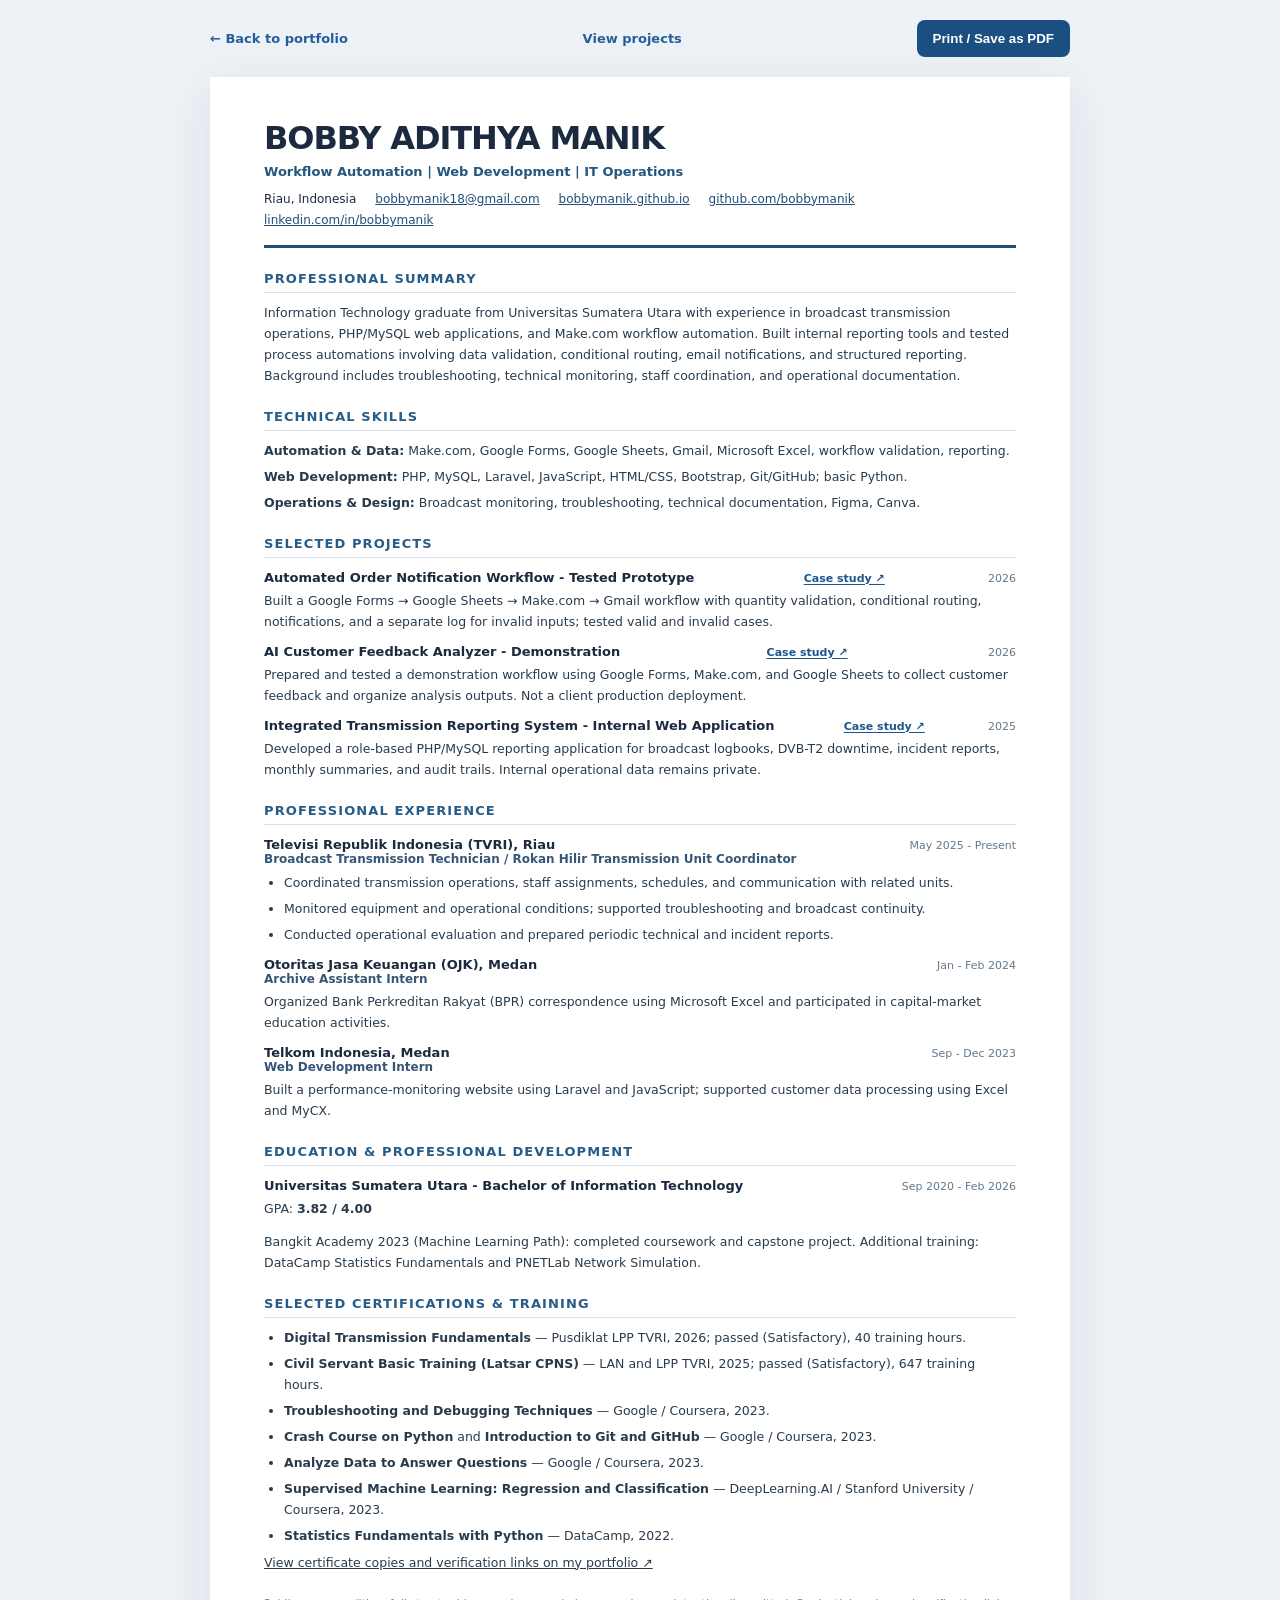
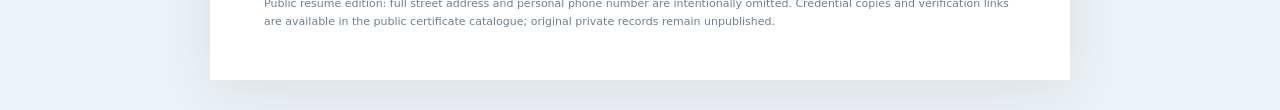
<file: resume.html>
<!doctype html>
<html lang="en">
<head>
  <meta charset="utf-8"><meta name="viewport" content="width=device-width, initial-scale=1">
  <meta name="description" content="English professional resume for Bobby Adithya Manik: IT operations, Make.com automation, PHP/MySQL web development, case studies and experience.">
  <meta name="robots" content="index,follow">
  <link rel="canonical" href="https://bobbymanik.github.io/resume.html">
  <meta property="og:title" content="Bobby Adithya Manik | Professional Resume">
  <meta property="og:description" content="English professional resume for Bobby Adithya Manik: IT operations, Make.com automation, PHP/MySQL web development, case studies and experience.">
  <meta property="og:url" content="https://bobbymanik.github.io/resume.html">
  <title>Bobby Adithya Manik | Professional Resume</title>
  <style>
   :root{font-family:Inter,ui-sans-serif,system-ui,-apple-system,'Segoe UI',sans-serif;color:#1b2a3e;background:#edf2f7}
   *{box-sizing:border-box}body{margin:0}.toolbar{max-width:860px;margin:20px auto;display:flex;justify-content:space-between;align-items:center;gap:12px;font-size:13px}.toolbar a{color:#275d9b;font-weight:700;text-decoration:none}.toolbar button{border:0;background:#1b4f82;color:#fff;padding:11px 16px;border-radius:8px;font-weight:700;cursor:pointer}.sheet{max-width:860px;margin:0 auto 30px;padding:43px 54px;background:#fff;box-shadow:0 12px 50px #10203516}.head{border-bottom:3px solid #254e74;padding-bottom:18px}.head h1{font-size:32px;line-height:1.15;margin:0 0 7px;letter-spacing:-1.1px}.head .role{font-size:13px;font-weight:720;color:#24577f}.contact{display:flex;flex-wrap:wrap;gap:7px 19px;margin-top:13px;font-size:12px}.contact a{color:#204e78;overflow-wrap:anywhere}h2{font-size:13px;letter-spacing:1.1px;text-transform:uppercase;color:#285c88;margin:23px 0 9px;border-bottom:1px solid #d9e2ec;padding-bottom:6px}p,li{font-size:12.5px;line-height:1.68;margin:5px 0;color:#283b4c}ul{padding-left:20px;margin:6px 0}.item{margin:12px 0}.item-head{display:flex;align-items:baseline;justify-content:space-between;gap:10px}.item-head strong{font-size:13px}.item-head span{color:#63788b;font-size:11px;white-space:nowrap}.subtitle{font-size:12px;font-weight:650;color:#355777}.skills p{margin:5px 0}.label{font-weight:800}.note{font-size:11px;color:#6b8295;margin-top:22px}a{color:inherit}
   @media(max-width:650px){.sheet{padding:28px 22px;margin:0}.toolbar{padding:0 18px}.head h1{font-size:29px}.item-head{align-items:flex-start;flex-direction:column;gap:0}.item-head span{white-space:normal}}
   @media print{@page{size:A4;margin:13mm}.toolbar{display:none}.sheet{max-width:unset;padding:0;margin:0;box-shadow:none}body{background:#fff}h2{margin-top:14px}p,li{line-height:1.5}.item{margin:8px 0}.note{margin-top:10px}a{text-decoration:none}}
  .case-resume-link{font-size:11px;margin-left:6px;font-weight:700;color:#1b578d;text-decoration:underline;text-underline-offset:2px}@media print{.case-resume-link{color:#254e74}}
</style>
<meta property="og:type" content="website"><meta name="keywords" content="Bobby Adithya Manik resume, workflow automation, IT operations, remote developer CV"><meta property="og:site_name" content="Bobby Adithya Manik — Portfolio"><meta property="og:locale" content="en_US"><meta name="twitter:card" content="summary_large_image"><meta name="twitter:title" content="Bobby Adithya Manik | Professional Resume"><meta name="twitter:description" content="English professional resume for Bobby Adithya Manik: IT operations, Make.com automation, PHP/MySQL web development, case studies and experience."><script type="application/ld+json">{"@context":"https://schema.org","@graph":[{"@type":"BreadcrumbList","@id":"https://bobbymanik.github.io/resume.html#breadcrumb","itemListElement":[{"@type":"ListItem","position":1,"name":"Home","item":"https://bobbymanik.github.io/"},{"@type":"ListItem","position":2,"name":"Resume","item":"https://bobbymanik.github.io/resume.html"}]}]}</script><meta property="og:image" content="https://bobbymanik.github.io/assets/social/resume-preview.jpg"><meta property="og:image:secure_url" content="https://bobbymanik.github.io/assets/social/resume-preview.jpg"><meta property="og:image:type" content="image/jpeg"><meta property="og:image:width" content="1200"><meta property="og:image:height" content="630"><meta property="og:image:alt" content="Bobby Adithya Manik Professional Resume — Workflow Automation, Web Development and IT Operations"><meta name="twitter:image" content="https://bobbymanik.github.io/assets/social/resume-preview.jpg"></head>
<body>
  <div class="toolbar"><a href="index.html">← Back to portfolio</a><a href="projects.html" class="resume-project-link">View projects</a><button type="button" onclick="window.print()">Print / Save as PDF</button></div>
  <main class="sheet">
    <header class="head"><h1>BOBBY ADITHYA MANIK</h1>
      <div class="role">Workflow Automation | Web Development | IT Operations</div>
      <div class="contact"><span>Riau, Indonesia</span><a href="mailto:bobbymanik18@gmail.com">bobbymanik18@gmail.com</a><a href="https://bobbymanik.github.io/">bobbymanik.github.io</a><a href="https://github.com/bobbymanik">github.com/bobbymanik</a><a href="https://www.linkedin.com/in/bobbymanik/">linkedin.com/in/bobbymanik</a></div>
    </header>
    <section><h2>Professional Summary</h2>
      <p>Information Technology graduate from Universitas Sumatera Utara with experience in broadcast transmission operations, PHP/MySQL web applications, and Make.com workflow automation. Built internal reporting tools and tested process automations involving data validation, conditional routing, email notifications, and structured reporting. Background includes troubleshooting, technical monitoring, staff coordination, and operational documentation.</p>
    </section>
    <section class="skills"><h2>Technical Skills</h2>
      <p><span class="label">Automation &amp; Data:</span> Make.com, Google Forms, Google Sheets, Gmail, Microsoft Excel, workflow validation, reporting.</p>
      <p><span class="label">Web Development:</span> PHP, MySQL, Laravel, JavaScript, HTML/CSS, Bootstrap, Git/GitHub; basic Python.</p>
      <p><span class="label">Operations &amp; Design:</span> Broadcast monitoring, troubleshooting, technical documentation, Figma, Canva.</p>
    </section>
    <section><h2>Selected Projects</h2>
      <div class="item"><div class="item-head"><strong>Automated Order Notification Workflow - Tested Prototype</strong> <a class="case-resume-link" href="case-orders.html">Case study ↗</a><span>2026</span></div><p>Built a Google Forms → Google Sheets → Make.com → Gmail workflow with quantity validation, conditional routing, notifications, and a separate log for invalid inputs; tested valid and invalid cases.</p></div>
      <div class="item"><div class="item-head"><strong>AI Customer Feedback Analyzer - Demonstration</strong> <a class="case-resume-link" href="case-feedback.html">Case study ↗</a><span>2026</span></div><p>Prepared and tested a demonstration workflow using Google Forms, Make.com, and Google Sheets to collect customer feedback and organize analysis outputs. Not a client production deployment.</p></div>
      <div class="item"><div class="item-head"><strong>Integrated Transmission Reporting System - Internal Web Application</strong> <a class="case-resume-link" href="case-transmission.html">Case study ↗</a><span>2025</span></div><p>Developed a role-based PHP/MySQL reporting application for broadcast logbooks, DVB-T2 downtime, incident reports, monthly summaries, and audit trails. Internal operational data remains private.</p></div>
    </section>
    <section><h2>Professional Experience</h2>
      <div class="item"><div class="item-head"><strong>Televisi Republik Indonesia (TVRI), Riau</strong><span>May 2025 - Present</span></div><div class="subtitle">Broadcast Transmission Technician / Rokan Hilir Transmission Unit Coordinator</div><ul><li>Coordinated transmission operations, staff assignments, schedules, and communication with related units.</li><li>Monitored equipment and operational conditions; supported troubleshooting and broadcast continuity.</li><li>Conducted operational evaluation and prepared periodic technical and incident reports.</li></ul></div>
      <div class="item"><div class="item-head"><strong>Otoritas Jasa Keuangan (OJK), Medan</strong><span>Jan - Feb 2024</span></div><div class="subtitle">Archive Assistant Intern</div><p>Organized Bank Perkreditan Rakyat (BPR) correspondence using Microsoft Excel and participated in capital-market education activities.</p></div>
      <div class="item"><div class="item-head"><strong>Telkom Indonesia, Medan</strong><span>Sep - Dec 2023</span></div><div class="subtitle">Web Development Intern</div><p>Built a performance-monitoring website using Laravel and JavaScript; supported customer data processing using Excel and MyCX.</p></div>
    </section>
    <section><h2>Education &amp; Professional Development</h2>
      <div class="item"><div class="item-head"><strong>Universitas Sumatera Utara - Bachelor of Information Technology</strong><span>Sep 2020 - Feb 2026</span></div><p>GPA: <strong>3.82 / 4.00</strong></p></div>
      <p>Bangkit Academy 2023 (Machine Learning Path): completed coursework and capstone project. Additional training: DataCamp Statistics Fundamentals and PNETLab Network Simulation.</p>
    </section>
    <section><h2>Selected Certifications &amp; Training</h2>
<ul>
<li><strong>Digital Transmission Fundamentals</strong> — Pusdiklat LPP TVRI, 2026; passed (Satisfactory), 40 training hours.</li>
<li><strong>Civil Servant Basic Training (Latsar CPNS)</strong> — LAN and LPP TVRI, 2025; passed (Satisfactory), 647 training hours.</li>
<li><strong>Troubleshooting and Debugging Techniques</strong> — Google / Coursera, 2023.</li>
<li><strong>Crash Course on Python</strong> and <strong>Introduction to Git and GitHub</strong> — Google / Coursera, 2023.</li>
<li><strong>Analyze Data to Answer Questions</strong> — Google / Coursera, 2023.</li>
<li><strong>Supervised Machine Learning: Regression and Classification</strong> — DeepLearning.AI / Stanford University / Coursera, 2023.</li>
<li><strong>Statistics Fundamentals with Python</strong> — DataCamp, 2022.</li>
</ul><p><a href="https://bobbymanik.github.io/certifications.html" target="_blank" rel="noopener noreferrer">View certificate copies and verification links on my portfolio ↗</a></p></section>
    <p class="note">Public resume edition: full street address and personal phone number are intentionally omitted. Credential copies and verification links are available in the public certificate catalogue; original private records remain unpublished.</p>
  </main>
</body>
</html>
</file>
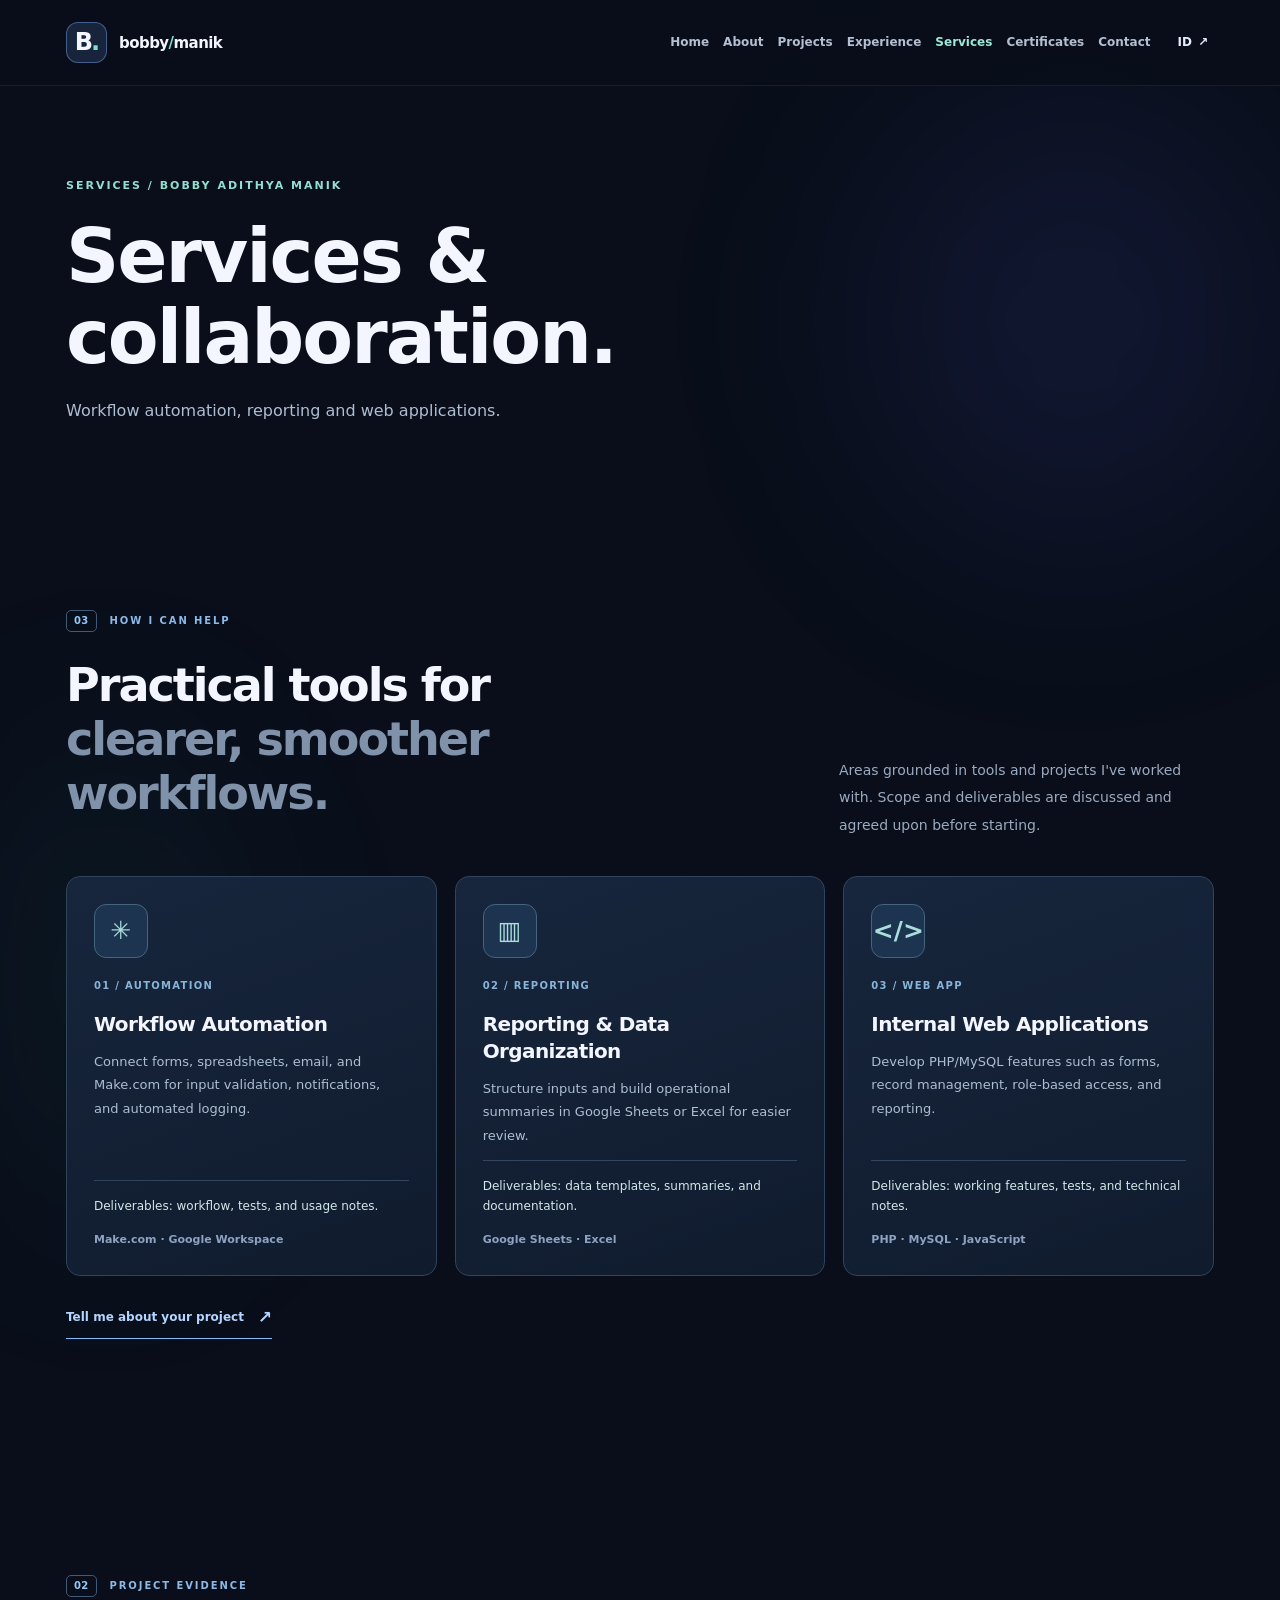
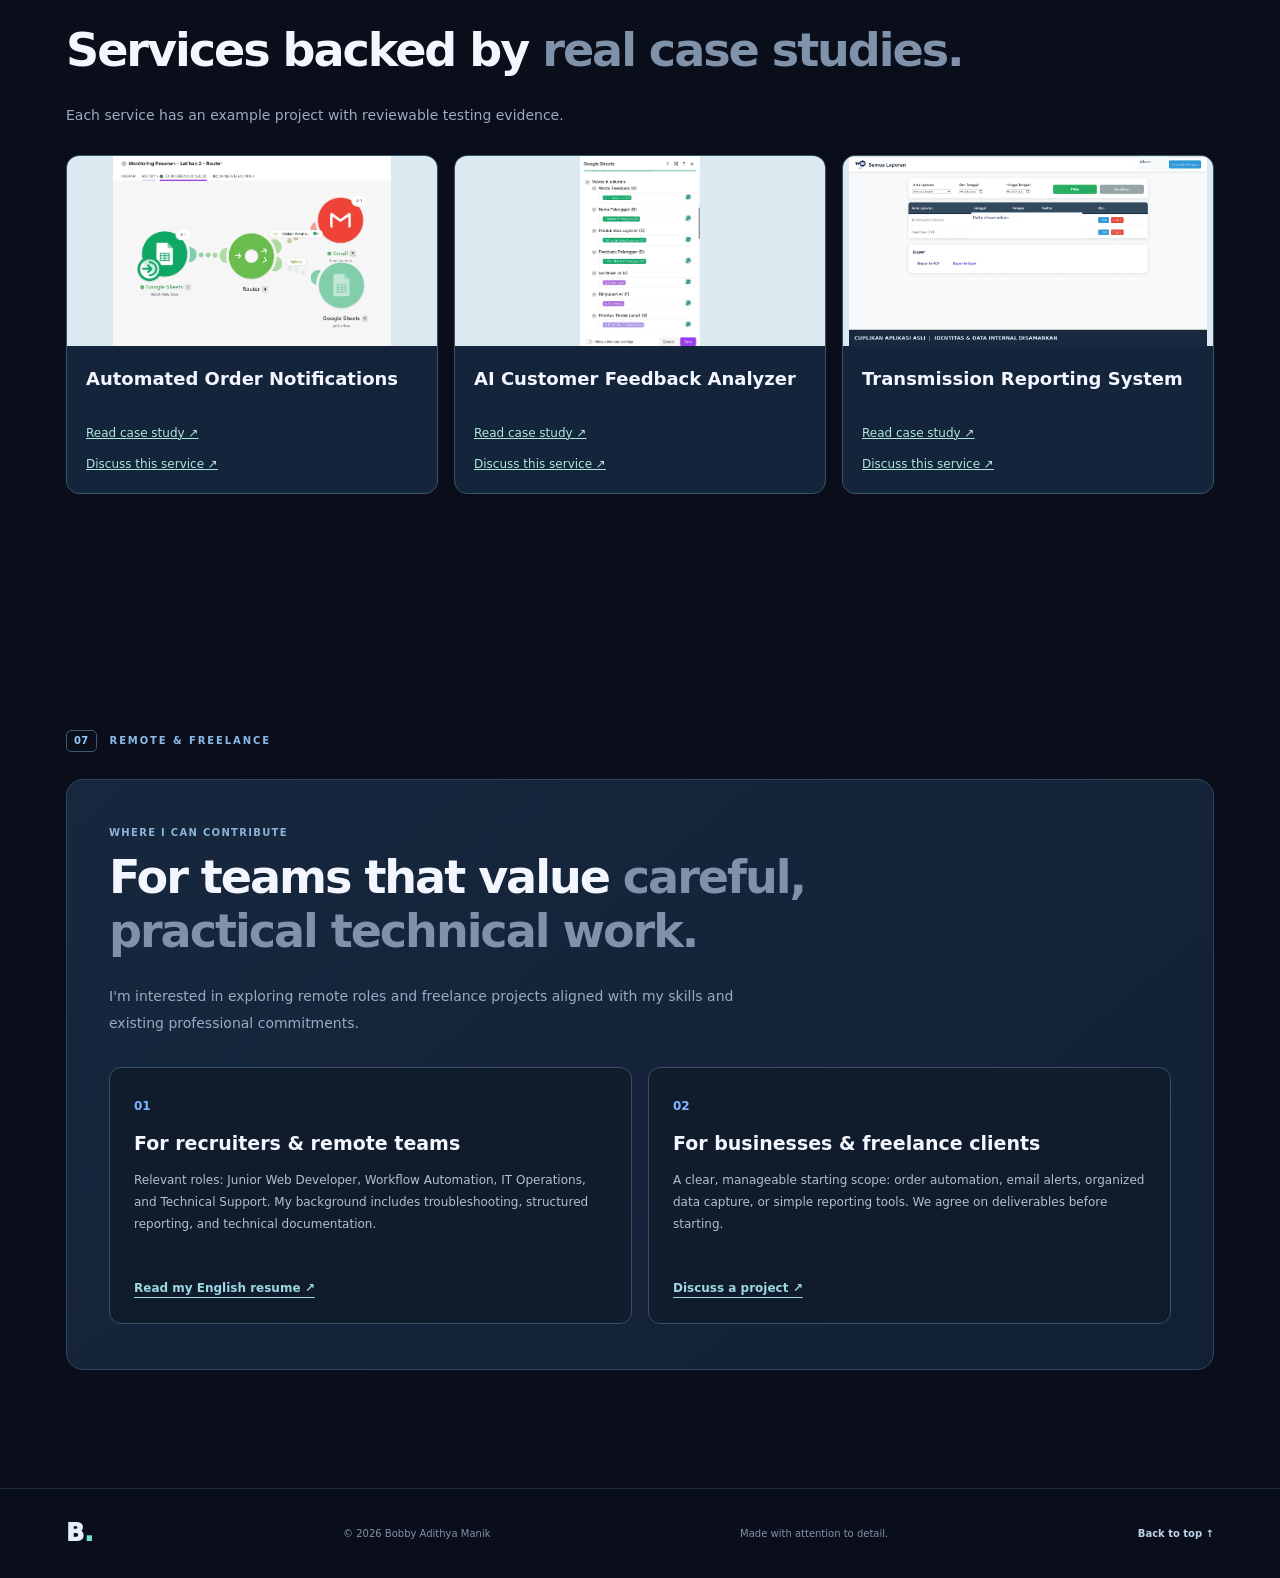
<file: services.html>
<!DOCTYPE html><html lang="id"><head><meta charset="UTF-8"><meta name="viewport" content="width=device-width,initial-scale=1"><meta name="description" content="Discuss scoped Make.com automations, Google Sheets reporting workflows, and PHP/MySQL internal web applications. Review documented technical work before contacting."><meta property="og:title" content="Workflow Automation &amp; Web Services | Bobby Adithya Manik"><meta property="og:url" content="https://bobbymanik.github.io/services.html"><link rel="canonical" href="https://bobbymanik.github.io/services.html"><link rel="icon" type="image/svg+xml" href="favicon.svg"><link rel="stylesheet" href="styles.css"><link rel="stylesheet" href="multipage.css"><script src="data/projects.js" defer></script><script src="script.js" defer></script><script src="site-shell.js" defer></script><title>Workflow Automation & Web Services | Bobby Adithya Manik</title><meta property="og:description" content="Discuss scoped Make.com automations, Google Sheets reporting workflows, and PHP/MySQL internal web applications. Review documented technical work before contacting."><meta property="og:type" content="website"><meta name="robots" content="index,follow"><meta name="keywords" content="Make.com freelance services, Google Sheets automation, PHP MySQL developer, remote workflow automation"><meta property="og:site_name" content="Bobby Adithya Manik — Portfolio"><meta property="og:locale" content="id_ID"><meta name="twitter:card" content="summary_large_image"><meta name="twitter:title" content="Workflow Automation &amp; Web Services | Bobby Adithya Manik"><meta name="twitter:description" content="Discuss scoped Make.com automations, Google Sheets reporting workflows, and PHP/MySQL internal web applications. Review documented technical work before contacting."><meta property="og:image" content="https://bobbymanik.github.io/assets/social/orders-preview.jpg"><meta property="og:image:alt" content="Make.com route validation and order notification test"><meta name="twitter:image" content="https://bobbymanik.github.io/assets/social/orders-preview.jpg"><script type="application/ld+json">{"@context":"https://schema.org","@graph":[{"@type":"BreadcrumbList","@id":"https://bobbymanik.github.io/services.html#breadcrumb","itemListElement":[{"@type":"ListItem","position":1,"name":"Home","item":"https://bobbymanik.github.io/"},{"@type":"ListItem","position":2,"name":"Services","item":"https://bobbymanik.github.io/services.html"}]}]}</script><meta property="og:image:type" content="image/jpeg"><meta property="og:image:width" content="1200"><meta property="og:image:height" content="630"></head><body data-page="services" data-title-id="Services | Bobby Adithya Manik" data-title-en="Workflow Automation &amp; Web Services | Bobby Adithya Manik"><a class="skip-link" href="#main">Lewati ke konten</a><div class="page-glow page-glow--a" aria-hidden="true"></div><div class="page-glow page-glow--b" aria-hidden="true"></div><div class="multi-scroll" aria-hidden="true"></div><header class="site-header multi-header" id="top"><nav class="nav container multi-nav"><a class="logo" href="index.html" aria-label="Beranda"><span class="logo-mark">B<span>.</span></span><span class="logo-name">bobby<span>/</span>manik</span></a><button class="menu-toggle" type="button" aria-label="Buka menu" aria-expanded="false" aria-controls="nav-links"><span></span><span></span><span></span></button><div class="nav-right" id="nav-links"><div class="nav-links"><a href="index.html" data-nav="index" data-i18n="navIndex">Beranda</a><a href="about.html" data-nav="about" data-i18n="navAbout">Tentang</a><a href="projects.html" data-nav="projects" data-i18n="navProjects">Proyek</a><a href="experience.html" data-nav="experience" data-i18n="navExperience">Pengalaman</a><a href="services.html" data-nav="services" data-i18n="navServices">Layanan</a><a href="certifications.html" data-nav="certifications" data-i18n="navCertifications">Sertifikasi</a><a href="contact.html" data-nav="contact" data-i18n="navContact">Kontak</a></div><button class="lang-switch" id="lang-switch" type="button"><span id="language-label">EN</span> ↗</button></div></nav></header><main id="main"><section class="container multi-intro"><span class="multi-eyebrow">SERVICES / BOBBY ADITHYA MANIK</span><h1 data-pagetitle="SERVICES">Layanan & kolaborasi.</h1><p data-pageintro="SERVICES">Otomasi workflow, pengelolaan data, dan aplikasi web praktis.</p></section><section class="section-space container" id="services" aria-labelledby="services-title">
      <div class="section-label"><span class="section-number">03</span><span data-i18n="servicesLabel">LAYANAN YANG BISA SAYA BANTU</span></div>
      <div class="service-heading">
        <h2 class="section-title" id="services-title" data-i18n="servicesTitle">Solusi kecil yang <span class="muted-heading">membuat pekerjaan lebih rapi.</span></h2>
        <p class="section-description" data-i18n="servicesSubtitle">Ruang lingkup yang relevan dengan proyek dan tools yang sudah saya gunakan. Setiap kebutuhan akan dibahas dan disesuaikan sebelum pengerjaan.</p>
      </div>
      <div class="services-grid">
        <article class="service-card"><div class="service-icon">✳</div><p class="service-category">01 / AUTOMATION</p><h3 data-i18n="service1Title">Otomasi Alur Kerja</h3><p data-i18n="service1Desc">Menghubungkan form, spreadsheet, email, dan Make.com untuk validasi data, notifikasi, serta pencatatan otomatis.</p><div class="service-deliverable" data-i18n="service1Output">Output: workflow, pengujian, dan panduan penggunaan.</div><span class="service-tech">Make.com · Google Workspace</span></article>
        <article class="service-card"><div class="service-icon">▥</div><p class="service-category">02 / REPORTING</p><h3 data-i18n="service2Title">Pelaporan & Pengolahan Data</h3><p data-i18n="service2Desc">Merapikan struktur input dan menyusun rekap operasional di Google Sheets atau Excel agar mudah ditinjau.</p><div class="service-deliverable" data-i18n="service2Output">Output: format data, rekap, dan dokumentasi.</div><span class="service-tech">Google Sheets · Excel</span></article>
        <article class="service-card"><div class="service-icon">&lt;/&gt;</div><p class="service-category">03 / WEB APP</p><h3 data-i18n="service3Title">Website & Aplikasi Internal</h3><p data-i18n="service3Desc">Mengembangkan fitur berbasis PHP/MySQL seperti formulir, pencatatan, kontrol akses pengguna, dan laporan.</p><div class="service-deliverable" data-i18n="service3Output">Output: aplikasi, pengujian fitur, dan catatan teknis.</div><span class="service-tech">PHP · MySQL · JavaScript</span></article>
      </div>
      <a class="inline-link services-cta" href="contact.html?topic=freelance#inquiry"><span data-i18n="servicesCTA">Ceritakan kebutuhan proyek Anda</span> <span aria-hidden="true">↗</span></a>
    </section><section class="container section-space" id="service-evidence"><div class="section-label"><span class="section-number">02</span><span data-audit="svcLabel">BUKTI PEKERJAAN</span></div><h2 class="section-title" data-audit="svcTitle">Layanan dengan <span class="muted-heading">bukti pengerjaan.</span></h2><p class="section-description" data-audit="svcDesc">Ketiga layanan memiliki studi kasus yang dapat ditinjau beserta bukti pengujiannya.</p><div class="service-evidence-grid"><article><a href="case-orders.html"><img loading="lazy" src="assets/evidence/orders_valid_route.webp" alt="Project evidence: Automated Order Notifications"></a><div><h3>Automated Order Notifications</h3><a href="case-orders.html" data-audit="viewCase">Buka studi kasus ↗</a><a href="contact.html?topic=freelance&amp;service=automation#inquiry" data-audit="discussService">Diskusikan layanan ↗</a></div></article><article><a href="case-feedback.html"><img loading="lazy" src="assets/evidence/feedback_google_sheets_mapping.webp" alt="Project evidence: AI Customer Feedback Analyzer"></a><div><h3>AI Customer Feedback Analyzer</h3><a href="case-feedback.html" data-audit="viewCase">Buka studi kasus ↗</a><a href="contact.html?topic=freelance&amp;service=reporting#inquiry" data-audit="discussService">Diskusikan layanan ↗</a></div></article><article><a href="case-transmission.html"><img loading="lazy" src="assets/evidence/tvri_reports_redacted.webp" alt="Project evidence: Transmission Reporting System"></a><div><h3>Transmission Reporting System</h3><a href="case-transmission.html" data-audit="viewCase">Buka studi kasus ↗</a><a href="contact.html?topic=freelance&amp;service=web#inquiry" data-audit="discussService">Diskusikan layanan ↗</a></div></article></div></section><section class="section-space container" id="opportunities" aria-labelledby="opportunities-title">
      <div class="section-label"><span class="section-number">07</span><span data-i18n="opportunitiesLabel">REMOTE & FREELANCE</span></div>
      <div class="opportunities-panel">
        <div class="opportunities-intro"><p class="opportunities-kicker" data-i18n="opportunitiesKicker">CARA SAYA BISA BERKONTRIBUSI</p><h2 class="section-title" id="opportunities-title" data-i18n="opportunitiesTitle">Untuk tim yang mencari <span class="muted-heading">orang yang teliti dan teknis.</span></h2><p class="section-description" data-i18n="opportunitiesIntro">Saya tertarik mengeksplorasi kesempatan remote maupun proyek freelance yang sesuai dengan keterampilan dan komitmen pekerjaan saya saat ini.</p></div>
        <div class="opportunities-cards">
          <article><span class="opportunity-mark">01</span><h3 data-i18n="opportunity1Title">Untuk rekruter & tim remote</h3><p data-i18n="opportunity1Copy">Bidang relevan: Junior Web Developer, Workflow Automation, IT Operations dan Technical Support. Saya terbiasa dengan troubleshooting, laporan, dan dokumentasi teknis.</p><a href="resume.html" data-i18n="opportunity1Action">Baca resume (English) ↗</a></article>
          <article><span class="opportunity-mark">02</span><h3 data-i18n="opportunity2Title">Untuk bisnis & klien freelance</h3><p data-i18n="opportunity2Copy">Mulai dari kebutuhan kecil yang jelas: otomasi pesanan, notifikasi email, pencatatan data, atau alat pelaporan sederhana. Kita sepakati lingkup dan hasil kerja sebelum mulai.</p><a href="contact.html?topic=freelance#inquiry" data-i18n="opportunity2Action">Diskusikan kebutuhan ↗</a></article>
        </div>
      </div>
    </section></main><footer class="footer"><div class="container footer-inner"><a href="index.html" class="footer-brand">B<span>.</span></a><span>© <span id="current-year">2026</span> Bobby Adithya Manik</span><span data-i18n="footerText">Dibuat dengan perhatian pada detail.</span><a class="back-top" href="#top" data-i18n="backToTop">Kembali ke atas ↑</a></div></footer></body></html>
</file>
<file: styles.css>
:root{color-scheme:dark;--bg:#090e1a;--panel:#111a2c;--panel-2:#111827;--border:#273247;--text:#f3f6ff;--muted:#9baac0;--subtle:#7889a2;--blue:#81b4ff;--cyan:#75e2d0;--violet:#a99bff;--font:Inter,ui-sans-serif,system-ui,-apple-system,BlinkMacSystemFont,"Segoe UI",sans-serif;--max:1148px}
*{box-sizing:border-box}html{scroll-behavior:smooth;overflow-x:clip}body{margin:0;min-width:320px;background:var(--bg);color:var(--text);font-family:var(--font);-webkit-font-smoothing:antialiased;overflow-x:hidden;line-height:1.6}::selection{background:rgba(117,226,208,.35)}a{color:inherit;text-decoration:none}button{font:inherit}button,a{-webkit-tap-highlight-color:transparent}button:focus-visible,a:focus-visible{outline:2px solid var(--cyan);outline-offset:5px}button{cursor:pointer}h1,h2,h3,p{margin-top:0}.container{width:min(var(--max),calc(100% - 64px));margin:0 auto}.section-space{padding-top:118px;padding-bottom:118px}.page-glow{position:absolute;z-index:-1;pointer-events:none;border-radius:100%;filter:blur(100px)}.page-glow--a{width:410px;height:450px;top:95px;right:0;background:rgba(64,77,174,.15)}.page-glow--b{width:220px;height:500px;top:730px;left:0;background:rgba(44,157,150,.075)}.skip-link{position:absolute;z-index:20;top:-60px;left:14px;padding:12px 18px;background:var(--cyan);color:var(--bg);border-radius:8px}.skip-link:focus{top:16px}.site-header{height:86px;border-bottom:1px solid rgba(255,255,255,.065);position:relative;z-index:15;background:rgba(9,14,26,.88);backdrop-filter:blur(20px)}.nav{height:100%;display:flex;justify-content:space-between;align-items:center}.logo{display:inline-flex;align-items:center;gap:12px}.logo-mark{display:inline-flex;width:41px;height:41px;align-items:center;justify-content:center;border:1px solid rgba(129,180,255,.42);background:#17243c;border-radius:12px;font-weight:900;font-size:24px;letter-spacing:-2px}.logo-mark span,.logo-name span,.footer-brand span{color:var(--cyan)}.logo-name{font-weight:740;letter-spacing:-.55px;font-size:15px}.nav-right,.nav-links{display:flex;align-items:center}.nav-right{gap:21px}.nav-links{gap:30px}.nav-links a{font-size:13px;font-weight:590;color:#b4bfd1;transition:color .2s}.nav-links a:hover{color:#fff}.nav-divider{height:19px;width:1px;background:#334055}.lang-switch{background:transparent;color:#e6eefe;border:0;font-weight:770;font-size:12px;display:flex;align-items:center;gap:6px}.lang-icon{color:var(--cyan)}.menu-toggle{display:none}
.hero{min-height:640px;display:grid;grid-template-columns:1.08fr .92fr;gap:38px;align-items:center;padding-top:98px;padding-bottom:105px}.hero-copy{position:relative;z-index:1}.eyebrow{display:inline-flex;align-items:center;gap:9px;padding:7px 13px;border:1px solid rgba(117,226,208,.18);background:rgba(117,226,208,.055);color:#a2e8d8;border-radius:50px;font-size:10px;letter-spacing:1.2px;font-weight:760}.pulse-dot{width:7px;height:7px;background:#76e5c9;border-radius:50%;box-shadow:0 0 0 4px rgba(118,229,201,.09)}.hero-intro{margin:28px 0 9px;font-size:17px;font-weight:680;color:#d7dfed}.hero-intro span{color:var(--cyan)}h1{font-size:clamp(39px,4.6vw,65px);line-height:1.105;letter-spacing:-3.35px;font-weight:820;max-width:680px;margin-bottom:23px}.gradient-text{background:linear-gradient(105deg,#97c6ff 0%,#9bb6fc 45%,#83e5d6 100%);-webkit-background-clip:text;background-clip:text;color:transparent}.hero-description{max-width:500px;font-size:15px;line-height:1.85;color:var(--muted);margin-bottom:31px}.hero-actions,.contact-actions{display:flex;gap:13px;flex-wrap:wrap}.btn{height:47px;display:inline-flex;justify-content:center;align-items:center;gap:19px;padding:0 21px;font-size:12px;font-weight:790;letter-spacing:.02em;border-radius:9px;transition:transform .18s,border-color .18s,background .18s}.btn:hover{transform:translateY(-2px)}.btn-primary{border:1px solid #a4c9ff;background:linear-gradient(95deg,#94c8ff,#92e2df);color:#101a2a;box-shadow:0 8px 25px rgba(96,153,217,.11)}.btn-outline{border:1px solid #34435a;background:rgba(18,28,47,.6);color:#e4ecf7}.btn-outline:hover{border-color:#5f7898}.btn-arrow{font-size:17px}.hero-meta{margin-top:37px;display:flex;align-items:center;gap:18px;color:#8899af;font-size:11px;font-weight:600}.meta-item{display:inline-flex;align-items:center;gap:8px}.meta-icon{font-size:15px;color:#85b3db}.meta-separator{height:12px;width:1px;background:#344158}
.hero-visual{position:relative;min-height:490px;display:flex;align-items:center;justify-content:center}.visual-grid{position:absolute;inset:4%;opacity:.35;mask-image:radial-gradient(ellipse at center,black 40%,transparent 80%);background-image:linear-gradient(#273955 1px,transparent 1px),linear-gradient(90deg,#273955 1px,transparent 1px);background-size:30px 30px}.workbench{width:390px;border:1px solid #385070;background:linear-gradient(145deg,rgba(24,36,58,.98),rgba(15,24,42,.98));border-radius:17px;box-shadow:0 40px 110px rgba(0,0,0,.36),inset 0 1px 0 rgba(255,255,255,.05);z-index:1;transform:rotate(-2deg)}.workbench-header{height:45px;display:flex;align-items:center;justify-content:space-between;padding:0 17px;border-bottom:1px solid #2b3d57;color:#849db8;font-size:9px;font-weight:740;letter-spacing:1px}.window-dots{display:flex;gap:5px}.window-dots i{width:7px;height:7px;border-radius:50%;background:#596d8a}.window-dots i:first-child{background:#fa8e8e}.window-dots i:nth-child(2){background:#eecf7c}.window-dots i:nth-child(3){background:#79cdbb}.workbench-header-icon{font-size:16px;color:#a2b7ce}.workbench-body{padding:21px 21px 18px}.workbench-top{display:flex;align-items:center;justify-content:space-between;margin-bottom:22px}.small-label{font-size:9px;font-weight:790;letter-spacing:1.5px;color:#8da1bc}.live-label{display:flex;gap:6px;align-items:center;border:1px solid #325549;padding:3px 8px;border-radius:15px;color:#93dac7;font-size:9px;font-weight:800;letter-spacing:.6px}.live-label span{width:6px;height:6px;border-radius:50%;background:#65cbaa}.workflow-nodes{padding:0 18px}.workflow-node{min-height:57px;padding:12px 13px;border-radius:11px;border:1px solid #31435e;background:#19283f;display:flex;gap:12px;align-items:center;box-shadow:0 7px 15px rgba(0,0,0,.09)}.workflow-node.active{border-color:#62598f;background:linear-gradient(120deg,#262847,#1e2c4a);box-shadow:0 0 0 4px rgba(137,123,224,.035)}.workflow-node strong,.workflow-node small{display:block;line-height:1.45}.workflow-node strong{font-size:11px;color:#e4eefb}.workflow-node small{font-size:9px;color:#8499b5}.node-index{margin-left:auto;font-size:9px;color:#8190ab}.node-icon{width:31px;height:31px;border-radius:8px;display:flex;align-items:center;justify-content:center;font-size:17px;font-weight:800}.node-icon--green{color:#6ad0a5;background:#1d4b45}.node-icon--violet{color:#c4aaff;background:#433b6f}.node-icon--blue{color:#9eccff;background:#29446c}.node-icon--orange{color:#ffce85;background:#5a4430}.workflow-connector{height:27px;display:flex;justify-content:center;align-items:stretch}.workflow-connector span{border-left:1px dashed #6888a7}.workflow-split{display:grid;grid-template-columns:1fr 1fr;gap:9px;position:relative}.workflow-node.mini{padding:10px 9px;min-height:55px;gap:7px}.workflow-node.mini .node-icon{width:27px;height:27px;font-size:15px}.workflow-node.mini strong{font-size:10px}.workflow-node.mini small{font-size:8px}.workbench-bottom{display:flex;align-items:center;gap:9px;margin-top:22px;border-top:1px solid #2b3d57;padding-top:15px;font-size:9px;color:#92a7c0}.bottom-icon{height:18px;width:18px;border-radius:100%;color:#70d3b3;background:#25493f;display:inline-flex;align-items:center;justify-content:center}.bottom-dots{margin-left:auto;letter-spacing:2px;color:#647c9a}.floating-note{position:absolute;z-index:2;display:flex;align-items:center;gap:11px;border:1px solid #3c5471;border-radius:12px;background:#1c2c47;box-shadow:0 20px 60px rgba(0,0,0,.28);padding:12px 15px;color:#b5c6df;font-size:10px;line-height:1.4}.floating-note strong{font-size:11px;color:#edf5ff}.floating-note--one{left:-10px;top:87px;transform:rotate(6deg)}.floating-note-icon{font-size:22px;color:#93bbff}.floating-note--two{bottom:53px;right:-5px;transform:rotate(4deg)}.floating-note-tick{font-size:14px;border-radius:50%;background:#2a625a;color:#95f0d6;height:25px;width:25px;display:inline-flex;align-items:center;justify-content:center}.floating-note--two span:last-child{display:flex;flex-direction:column}.floating-note--two small{font-size:9px;color:#8fa6bd}
.proof-strip{border-block:1px solid rgba(255,255,255,.065);background:rgba(18,28,43,.53)}.proof-inner{min-height:72px;display:flex;align-items:center;justify-content:space-between;gap:16px;color:#b2c1d3;font-size:12px;font-weight:660;white-space:nowrap}.proof-inner i{font-style:normal;color:#59718f;font-size:12px}.section-label{display:flex;align-items:center;gap:13px;font-size:10px;letter-spacing:1.9px;font-weight:810;color:#8db9e8;margin-bottom:27px}.section-number{border:1px solid #405976;color:#92c8fa;border-radius:5px;padding:3px 7px;font-size:10px;letter-spacing:.3px;line-height:1.4;font-weight:760}.section-title{font-size:clamp(32px,3.6vw,49px);line-height:1.17;letter-spacing:-2.05px;font-weight:790;margin-bottom:24px}.muted-heading{color:#8091aa}.body-copy,.section-description{color:#9baac0;font-size:14px;line-height:1.95;max-width:640px}.body-copy{margin-bottom:20px}.about-layout{display:grid;grid-template-columns:1.07fr .9fr;gap:100px}.about-layout .section-title{max-width:520px}.inline-link{display:inline-flex;align-items:center;gap:14px;margin-top:13px;padding-bottom:6px;border-bottom:1px solid #82bbfa;color:#b4d5ff;font-size:12px;font-weight:790}.inline-link span:last-child{font-size:17px}.about-facts{display:flex;flex-direction:column;gap:14px;padding-top:2px}.fact-card{display:flex;align-items:flex-start;gap:17px;padding:20px 22px;background:linear-gradient(115deg,#151f32,#111b2c);border:1px solid #27384d;border-radius:12px}.fact-icon{font-size:21px;line-height:1.25;color:#a9c6f4;min-width:25px}.fact-heading,.edu-eyebrow{display:block;color:#83a0bc;font-size:9px;font-weight:790;letter-spacing:1.3px;margin-bottom:6px}.fact-card strong{font-size:14px;line-height:1.4}.fact-card p{font-size:11px;color:#90a2ba;margin:3px 0 0}.section-alt{background:linear-gradient(175deg,#0f1727,#0e1625);border-top:1px solid #1c2739;border-bottom:1px solid #1c2739}.section-heading-row{display:flex;align-items:flex-end;justify-content:space-between;gap:45px;margin-bottom:34px}.section-heading-row .section-title{max-width:650px;margin-bottom:13px}.section-description{margin-bottom:0}.filter-bar{display:flex;gap:6px;border:1px solid #344155;padding:5px;border-radius:9px;flex-shrink:0}.filter-btn{border:0;color:#91a4bd;background:transparent;border-radius:6px;padding:8px 13px;font-size:11px;font-weight:700}.filter-btn.is-active{background:#2d405c;color:#e6f1ff}.projects-grid{display:grid;grid-template-columns:repeat(3,minmax(0,1fr));gap:20px}.project-card{border:1px solid #304059;background:#121e2f;border-radius:15px;overflow:hidden;display:flex;flex-direction:column;transition:transform .25s,border-color .25s,box-shadow .25s}.project-card:hover{transform:translateY(-4px);border-color:#5979a3;box-shadow:0 20px 35px rgba(1,5,12,.19)}.project-card[hidden]{display:none!important}.project-art{height:212px;position:relative;overflow:hidden;padding:15px 18px;border-bottom:1px solid #304059}.project-art:before{content:"";position:absolute;inset:0;background-image:linear-gradient(rgba(255,255,255,.027) 1px,transparent 1px),linear-gradient(90deg,rgba(255,255,255,.027) 1px,transparent 1px);background-size:22px 22px;mask-image:linear-gradient(black,transparent)}.art-feedback{background:radial-gradient(circle at 57% 80%,rgba(103,168,162,.2),transparent 54%),linear-gradient(140deg,#1b343f,#17263a)}.art-orders{background:radial-gradient(circle at 48% 80%,rgba(136,113,227,.19),transparent 55%),linear-gradient(140deg,#222b4b,#1b2540)}.art-transmission{background:radial-gradient(circle at 50% 90%,rgba(71,133,225,.23),transparent 50%),linear-gradient(140deg,#142b49,#19243c)}.art-topline{position:relative;display:flex;justify-content:space-between;font-size:8px;letter-spacing:1.3px;font-weight:800;color:#a3b8cf}.art-corner-tag{position:absolute;right:17px;bottom:13px;font-size:8px;font-weight:770;letter-spacing:1px;color:#b6c7de}.feedback-demo{position:absolute;inset:45px 28px 30px;display:flex;justify-content:center;align-items:center;gap:12px}.feedback-bubble{width:114px;height:91px;background:#dfecf4;border-radius:9px;padding:12px;transform:rotate(-7deg);box-shadow:0 10px 20px rgba(0,0,0,.15)}.star-row{display:block;font-size:12px;letter-spacing:2px;color:#e3a84f;white-space:nowrap;margin-bottom:9px}.feedback-line{display:block;height:6px;width:56px;background:#a8bdd0;border-radius:6px;margin-bottom:6px}.feedback-line.wide{width:86px}.art-processing{display:flex;width:32px;height:32px;align-items:center;justify-content:center;border-radius:50%;border:1px solid #75b9ac;background:#345b65;color:#bcfff0;box-shadow:0 0 0 6px rgba(117,185,172,.12);font-size:17px}.feedback-result{width:109px;height:94px;padding:13px;background:#263b4e;border:1px solid #648c9c;border-radius:8px;transform:rotate(6deg);box-shadow:0 10px 20px rgba(0,0,0,.12)}.sentiment-pill{font-size:8px;font-weight:800;letter-spacing:.5px;color:#96e6c5}.result-bars{height:40px;display:flex;align-items:end;gap:7px;margin-top:9px}.result-bars i{width:12px;height:22px;background:#72d5af;border-radius:2px 2px 0 0}.result-bars i:nth-child(2){height:33px;background:#92afeb}.result-bars i:nth-child(3){height:28px;background:#76ddbb}.result-bars i:nth-child(4){height:15px;background:#8bb3da}.orders-demo{position:absolute;inset:49px 30px 31px;display:flex;align-items:center;justify-content:center;gap:7px}.order-mini-card{width:116px;height:111px;background:#e9eefa;padding:13px;border-radius:9px;transform:rotate(-5deg);box-shadow:0 12px 22px rgba(0,0,0,.12)}.mini-title{display:block;color:#364f75;font-weight:900;letter-spacing:1px;font-size:8px;margin-bottom:15px}.mini-row{display:block;width:83px;height:6px;border-radius:4px;background:#c2ccdd;margin-bottom:7px}.mini-row.short{width:57px}.order-mini-badge{display:inline-block;border-radius:12px;background:#cbeada;color:#288267;font-size:8px;font-weight:900;padding:3px 7px;margin-top:3px}.order-arrow{color:#c9b5ff;font-size:25px;font-weight:900}.order-mini-card--dark{background:#2b315b;border:1px solid #8276cc;transform:rotate(6deg);display:flex;flex-direction:column;align-items:center;justify-content:space-around}.order-mini-card--dark .mini-title{color:#cbc9fb;margin:0;font-size:7px}.router-icon{font-size:29px;color:#c1a8ff}.router-label{font-size:7px;font-weight:800;letter-spacing:1px;color:#a5b9e4}.dashboard-demo{position:absolute;left:33px;right:33px;top:46px;height:130px;display:flex;background:#172840;border:1px solid #47709a;border-radius:10px;box-shadow:0 12px 26px rgba(0,0,0,.21);transform:rotate(-2deg);overflow:hidden}.dashboard-side{width:40px;flex-shrink:0;border-right:1px solid #344d72;background:#1a2f4e;padding-top:18px;display:flex;align-items:center;flex-direction:column;gap:13px}.dashboard-side i{width:16px;height:5px;border-radius:4px;background:#4b6993}.dashboard-side i:nth-child(2){background:#7aacdc}.dashboard-main{padding:15px;flex:1}.dashboard-bar{width:56%;height:6px;background:#435f85;border-radius:5px;margin-bottom:14px}.dashboard-metrics{display:flex;gap:9px}.dashboard-metrics span{width:68px;height:39px;border-radius:5px;background:#253c5c;padding:4px 8px;display:flex;flex-direction:column}.dashboard-metrics b{font-size:13px;line-height:1.3;color:#b7ddff}.dashboard-metrics small{font-size:6px;font-weight:800;color:#8ba8c9}.dashboard-chart{margin-top:6px;height:37px;background:rgba(42,68,100,.33);border-radius:4px}.dashboard-chart svg{width:100%;height:100%}.project-content{display:flex;flex:1;flex-direction:column;padding:23px 22px 20px}.project-topline{display:flex;align-items:center;justify-content:space-between;margin-bottom:11px;color:#8bc1e8;font-size:9px;letter-spacing:1.1px;font-weight:780}.project-year{color:#738ba9}.project-content h3{font-size:19px;line-height:1.38;letter-spacing:-.55px;margin-bottom:10px}.project-content p{font-size:12px;line-height:1.85;color:#9caec4;min-height:89px;margin-bottom:18px}.tag-row{display:flex;flex-wrap:wrap;gap:6px;margin-bottom:23px}.tag-row span,.skill-pills span{padding:5px 9px;border:1px solid #354a62;background:#1b2b42;color:#abc1d9;border-radius:6px;font-size:10px;font-weight:620}.project-more{display:flex;justify-content:space-between;align-items:center;width:100%;padding:14px 0 0;border:0;border-top:1px solid #30445e;background:transparent;color:#c4dfff;font-size:11px;font-weight:800;text-align:left;margin-top:auto}.project-more span:last-child{font-size:18px}.project-more:hover{color:#8ce2d4}.project-note{display:flex;gap:10px;align-items:flex-start;margin-top:18px;color:#7e91aa;font-size:10px;line-height:1.7}.project-note span:first-child{font-size:15px;color:#a2b5cb}
.experience-layout{display:grid;grid-template-columns:1fr 1fr;gap:80px}.experience-heading .section-title{max-width:430px}.timeline{border-left:1px solid #31445b;padding-left:32px;margin-left:10px}.timeline-item{position:relative;margin-bottom:37px}.timeline-item:last-child{margin-bottom:0}.timeline-dot{position:absolute;width:11px;height:11px;border:2px solid #99c3f5;background:#0d1423;border-radius:50%;top:6px;left:-38px}.timeline-date{font-size:10px;font-weight:800;letter-spacing:1px;color:#81b5ee;margin-bottom:9px;text-transform:uppercase}.timeline h3{font-size:17px;margin-bottom:2px;letter-spacing:-.25px}.timeline-role{font-size:12px;font-weight:650;color:#b4c2d8}.timeline p{font-size:12px;line-height:1.8;color:#9aa9bf;margin:9px 0 0;max-width:450px}.education-card{display:grid;grid-template-columns:1fr 1px 1fr;align-items:center;gap:45px;margin-top:78px;border:1px solid #2e425c;background:linear-gradient(100deg,#17243a,#121f32);padding:32px 37px;border-radius:13px}.education-card h3{font-size:15px;margin-bottom:5px}.education-card p{font-size:12px;color:#a2b4cb;margin:0}.edu-divider{height:59px;background:#334a67}
.skills-layout{display:grid;grid-template-columns:.91fr 1fr;gap:90px}.skill-groups{display:flex;flex-direction:column;gap:25px}.skill-group{padding-bottom:23px;border-bottom:1px solid #304159}.skill-group:last-child{border-bottom:0}.skill-name{display:flex;align-items:center;gap:10px;margin-bottom:13px}.skill-symbol{font-size:15px;font-weight:800;color:#a7caff}.skill-name h3{font-size:14px;font-weight:730;margin:0}.skill-pills{display:flex;flex-wrap:wrap;gap:8px}.skill-pills span{padding:7px 11px;background:#19283c;border-color:#2e4159;font-size:11px}.contact-card{position:relative;overflow:hidden;background:linear-gradient(118deg,#1c2a46,#15273d 66%,#183b4a);border:1px solid #46607d;border-radius:19px;text-align:center;padding:70px 50px 54px}.contact-glow{position:absolute;pointer-events:none;width:380px;height:350px;left:50%;top:-240px;transform:translateX(-50%);background:#6295cd;filter:blur(110px);opacity:.22}.contact-label{justify-content:center;position:relative}.contact-card h2{font-size:clamp(29px,3.8vw,51px);line-height:1.2;letter-spacing:-2px;max-width:710px;margin:22px auto}.contact-card>p{color:#afc0d2;font-size:13px;line-height:1.9;max-width:440px;margin:0 auto 26px}.contact-actions{justify-content:center;margin-bottom:33px}.contact-socials{padding-top:25px;border-top:1px solid rgba(173,205,238,.18);display:flex;align-items:center;justify-content:center;flex-wrap:wrap;gap:25px}.contact-socials a{color:#adc0d7;font-size:11px;font-weight:710}.contact-socials a:hover{color:#d9fbfa}.footer{border-top:1px solid #1e2d42}.footer-inner{min-height:89px;display:flex;align-items:center;justify-content:space-between;gap:15px;color:#8193ab;font-size:10px}.footer-brand{font-weight:950;font-size:24px;color:#e7eefb}.back-top{color:#bed3e7;font-weight:730}
.case-dialog{width:min(680px,calc(100% - 30px));max-height:min(88vh,800px);padding:0;border:1px solid #4b6486;border-radius:17px;background:#111d30;color:var(--text);box-shadow:0 35px 90px rgba(0,0,0,.65);overflow-y:auto}.case-dialog::backdrop{background:rgba(4,9,19,.82);backdrop-filter:blur(5px)}.dialog-content{padding:30px}.dialog-head{display:flex;justify-content:space-between;align-items:center;margin-bottom:25px}.dialog-close{background:#263650;border:1px solid #3e5573;color:#d5e4f5;width:35px;height:35px;border-radius:8px}.dialog-kicker{color:#85c7de;font-size:11px;letter-spacing:1.3px;font-weight:800}.case-dialog h2{font-size:30px;letter-spacing:-1.1px;line-height:1.25;margin:10px 0 12px}.case-dialog p{color:#a3b4c8;font-size:13px;line-height:1.85}.case-detail-grid{display:grid;grid-template-columns:1fr 1fr;gap:25px;margin:23px 0}.case-detail-grid>div{padding:18px 20px;background:#18283f;border:1px solid #31435e;border-radius:9px}.case-detail-grid h3,.case-outcome strong{font-size:12px;color:#d8eaf9;letter-spacing:.2px;margin:0 0 10px;display:block}.case-detail-grid p{font-size:12px;margin:0}.case-outcome{border-left:2px solid #83d5cb;padding:2px 0 2px 15px}.case-outcome p{margin:0;font-size:12px}.dialog-bottom{display:flex;justify-content:space-between;gap:14px;align-items:center;border-top:1px solid #33445b;margin-top:28px;padding-top:20px}.dialog-bottom>span{font-size:10px;color:#7e92aa;max-width:360px}.dialog-action{border:0;border-radius:7px;background:#94cef2;color:#142033;padding:9px 16px;font-size:11px;font-weight:800}
@media(max-width:1100px){.hero{gap:12px}.workbench{width:355px}.about-layout{gap:50px}.projects-grid{gap:13px}.project-content{padding:20px 18px}.project-art{height:194px}.project-content h3{font-size:17px}.project-content p{min-height:107px}.experience-layout,.skills-layout{gap:50px}.floating-note--one{left:0}.floating-note--two{right:0}}@media(max-width:820px){.container{width:min(var(--max),calc(100% - 40px))}.section-space{padding-top:82px;padding-bottom:82px}.hero{grid-template-columns:1fr;padding-top:80px;gap:25px}.hero-copy{max-width:660px}.hero-visual{max-width:500px;width:100%;margin:0 auto;min-height:460px}.workbench{width:min(390px,82%)}h1{font-size:clamp(43px,7vw,61px)}.about-layout,.experience-layout,.skills-layout{grid-template-columns:1fr;gap:30px}.about-facts{display:grid;grid-template-columns:repeat(3,1fr)}.fact-card{padding:18px 12px;gap:8px}.fact-card strong{font-size:12px}.fact-icon{font-size:17px;min-width:18px}.fact-card p{font-size:10px}.projects-grid{grid-template-columns:repeat(2,1fr);gap:17px}.project-content p{min-height:75px}.section-heading-row{align-items:flex-start;flex-direction:column;gap:18px}.proof-inner{overflow-x:auto;justify-content:start;gap:23px}.proof-inner span{flex-shrink:0}.education-card{margin-top:40px}.experience-heading .section-title{max-width:none}.skills-layout{gap:36px}}@media(max-width:620px){.site-header{height:70px}.container{width:calc(100% - 36px)}.nav-right{display:none;position:absolute;top:70px;left:0;right:0;background:#101a2b;border-bottom:1px solid #33445a;padding:20px 19px 23px;box-shadow:0 20px 40px rgba(0,0,0,.3)}.nav-right.is-open{display:flex;flex-direction:column;align-items:stretch;gap:20px}.nav-links{flex-direction:column;align-items:stretch;gap:0}.nav-links a{padding:10px 5px;font-size:14px}.nav-divider{display:none}.lang-switch{align-self:flex-start;padding:8px 5px}.menu-toggle{display:flex;flex-direction:column;justify-content:center;gap:5px;width:36px;height:36px;border:1px solid #37465c;border-radius:8px;background:#19273b;padding:8px}.menu-toggle span{width:18px;height:2px;border-radius:3px;background:#c4d8eb}.logo-name{font-size:13px}.hero{padding-top:63px;padding-bottom:68px}.hero-intro{font-size:14px;margin-top:25px}h1{font-size:clamp(36px,11vw,49px);letter-spacing:-2px}.hero-description{font-size:13px}.hero-actions{gap:9px}.hero-actions .btn{padding:0 14px;gap:10px}.hero-meta{gap:9px;flex-wrap:wrap;margin-top:25px}.hero-visual{min-height:365px}.workbench{width:86%;transform:rotate(-1deg)}.workbench-body{padding:14px}.workbench-top{margin-bottom:13px}.workflow-nodes{padding:0 9px}.workflow-node{min-height:50px}.workflow-connector{height:20px}.floating-note{display:none}.section-space{padding-top:72px;padding-bottom:72px}.section-title{font-size:34px;letter-spacing:-1.45px}.about-facts{grid-template-columns:1fr}.fact-card{padding:18px;gap:12px}.fact-card strong{font-size:14px}.fact-icon{font-size:20px}.projects-grid{grid-template-columns:1fr;gap:18px}.project-content p{min-height:0}.project-art{height:220px}.filter-bar{max-width:100%;overflow-x:auto}.experience-layout{gap:35px}.education-card{grid-template-columns:1fr;gap:22px;padding:25px}.edu-divider{width:100%;height:1px}.contact-card{padding:50px 18px 35px}.contact-card h2{letter-spacing:-1.2px}.contact-socials{gap:16px}.footer-inner{flex-wrap:wrap;justify-content:center;text-align:center;padding-block:23px}.footer-inner>span:nth-child(3){display:none}.case-dialog h2{font-size:24px}.case-detail-grid{grid-template-columns:1fr}.dialog-content{padding:21px}.dialog-bottom{align-items:flex-start;flex-direction:column}.dialog-action{align-self:flex-end}}@media(prefers-reduced-motion:reduce){html{scroll-behavior:auto}*,*::before,*::after{animation-duration:.01ms!important;transition-duration:.01ms!important}}

/* Project cards sourced from data/projects.js */
.art-custom{display:flex;flex-direction:column;justify-content:space-between;align-items:flex-start;background:radial-gradient(circle at 76% 30%,rgba(120,158,251,.25),transparent 58%),linear-gradient(140deg,#192746,#101c30);}
.custom-art-index{position:relative;color:#95aac9;letter-spacing:2px;font-size:10px;font-weight:750;white-space:pre-line;z-index:1}
.custom-art-symbol{position:relative;z-index:1;color:#8de3dc;font-weight:800;font-size:72px;line-height:1;margin:auto 0 6px 24px;text-shadow:0 10px 45px rgba(110,194,252,.32)}
.custom-art-topic{position:relative;z-index:1;color:#b8cdea;font-size:11px;letter-spacing:1.2px;text-transform:uppercase}
.art-upload{padding:0;background:#10192c}
.art-upload img{display:block;width:100%;height:100%;object-fit:cover;position:relative;z-index:1}
.art-image-label{position:absolute;z-index:2;top:13px;left:16px;background:rgba(9,15,28,.79);backdrop-filter:blur(6px);padding:5px 10px;border-radius:5px;color:white;font-size:10px;letter-spacing:1px;font-weight:700}
.case-links{display:flex;flex-wrap:wrap;gap:12px;margin:14px 0 22px}
.case-links:empty{display:none}.case-links a{padding:10px 16px;border:1px solid #435879;border-radius:7px;color:#bcdcff;font-weight:700;font-size:13px}.case-links a:hover{background:#1c3050}
.project-empty{color:var(--muted);padding:26px 0}
/* Recruitment and client-facing improvements (2026) */
.availability-note{display:inline-flex;align-items:center;gap:10px;color:#b7eedf;font-size:12px;font-weight:670;margin:-6px 0 26px;border:1px solid #31564f;background:rgba(45,115,103,.12);padding:9px 13px;border-radius:50px;line-height:1.5}
.availability-indicator{flex:0 0 8px;width:8px;height:8px;border-radius:50%;background:#78dfb8;box-shadow:0 0 0 4px rgba(120,223,184,.09)}
.resume-shortcut{display:inline-flex;align-items:center;font-size:12px;font-weight:760;color:#b7d7f5;padding:11px 8px;text-decoration:underline;text-underline-offset:4px;text-decoration-color:#5a789c}.resume-shortcut:hover{color:#fff}
.service-heading{display:flex;justify-content:space-between;gap:45px;align-items:end;margin-bottom:31px}.service-heading .section-title{max-width:610px}.service-heading .section-description{max-width:375px;margin-bottom:6px}
.services-grid{display:grid;grid-template-columns:repeat(3,minmax(0,1fr));gap:18px}.service-card{border:1px solid #31445d;background:linear-gradient(160deg,#17263d,#101b2d);border-radius:14px;padding:27px;display:flex;flex-direction:column;min-height:335px;transition:transform .18s,border-color .18s}.service-card:hover{transform:translateY(-3px);border-color:#658aad}.service-icon{height:54px;width:54px;border:1px solid #46647d;background:#1d3450;color:#a9dedb;border-radius:12px;display:flex;justify-content:center;align-items:center;font-size:25px;font-weight:800;margin-bottom:20px}.service-category,.opportunities-kicker{color:#89b4d8;font-weight:820;letter-spacing:1.3px;font-size:10px}.service-card h3{font-size:20px;letter-spacing:-.6px;line-height:1.35;margin:7px 0 12px}.service-card>p:not(.service-category){color:#adbed1;font-size:13px;line-height:1.8;flex-grow:1}.service-deliverable{border-top:1px solid #34465e;padding-top:15px;color:#d3e8e9;font-size:12px;line-height:1.7}.service-tech{display:block;margin-top:14px;color:#8ea3c2;font-weight:650;font-size:11px}.services-cta{margin-top:28px}
.opportunities-panel{background:linear-gradient(140deg,#17273d,#122035);border:1px solid #30465e;border-radius:17px;padding:45px 42px}.opportunities-intro{max-width:800px;margin-bottom:30px}.opportunities-intro .section-title{max-width:750px}.opportunities-intro .section-description{max-width:680px}.opportunities-cards{display:grid;grid-template-columns:repeat(2,minmax(0,1fr));gap:16px}.opportunities-cards article{background:#101b2c;border:1px solid #385069;border-radius:12px;padding:24px}.opportunity-mark{font-size:12px;font-weight:800;color:#81b4ff}.opportunities-cards h3{font-size:19px;line-height:1.4;margin:12px 0}.opportunities-cards p{font-size:12px;color:#afc0d4;line-height:1.85;min-height:93px}.opportunities-cards a{font-size:12px;font-weight:800;color:#9dd7e2;text-underline-offset:5px;text-decoration:underline}.opportunities-cards a:hover{color:white}
.case-proof{display:grid;grid-template-columns:1fr 1fr;gap:12px;margin:18px 0}.case-proof>div{padding:16px 18px;border-radius:9px;background:#17283d;border:1px solid #334b63}.case-proof strong{display:block;color:#d9e9f8;font-size:12px;margin-bottom:8px}.case-proof p{font-size:12px;margin:0;line-height:1.75}
@media(max-width:900px){.service-heading{flex-direction:column;align-items:flex-start;gap:14px}.service-heading .section-description{max-width:660px}.services-grid{grid-template-columns:repeat(2,minmax(0,1fr))}.services-grid .service-card:last-child{grid-column:span 2;min-height:0}.opportunities-panel{padding:30px}}
@media(max-width:620px){.availability-note{font-size:11px;border-radius:12px}.services-grid,.opportunities-cards,.case-proof{grid-template-columns:1fr}.services-grid .service-card:last-child{grid-column:auto}.service-card{min-height:0}.opportunities-panel{padding:24px 18px}.opportunities-cards p{min-height:0}.hero-actions .resume-shortcut{width:100%;justify-content:flex-start}.service-heading .section-description{margin:0}.case-proof>div{padding:13px}}

/* Certificates verified from submitted Google Drive documents */
.credential-intro{max-width:780px;margin:14px 0 28px}
.credential-featured{display:grid;grid-template-columns:repeat(2,minmax(0,1fr));gap:18px;margin-top:26px}
.credential-feature{background:linear-gradient(140deg,#1b314a,#122035);border:1px solid #3e5570;border-radius:14px;padding:26px;min-height:220px;display:flex;flex-direction:column;align-items:start;gap:13px}
.credential-issuer{font-weight:800;letter-spacing:.6px;color:#93bfdc;text-transform:uppercase;font-size:10px;line-height:1.7}
.credential-status{font-size:10px;color:#98edc9;border:1px solid #3e756b;padding:5px 8px;border-radius:5px;letter-spacing:.8px;background:rgba(60,140,100,.1)}
.credential-feature h3{font-size:21px;line-height:1.35;margin:0;letter-spacing:-.3px}
.credential-feature p{font-size:12px;line-height:1.8;color:#b8c5d7;margin:0}
.credentials-subhead{font-size:18px;margin:35px 0 17px}
.credential-courses{display:grid;grid-template-columns:repeat(3,minmax(0,1fr));gap:14px}
.credential-course{min-height:160px;background:#142136;border:1px solid #34465d;border-radius:12px;padding:19px}
.credential-course h4{font-size:14px;line-height:1.5;font-weight:750;margin:14px 0 8px}
.credential-course p{font-size:12px;color:#9fb1c5;line-height:1.7;margin:0}
.credential-footnote{font-size:12px;line-height:1.75;color:#9fb1c5;margin:22px 0 0;max-width:820px}
@media(max-width:860px){.credential-courses{grid-template-columns:repeat(2,minmax(0,1fr))}}
@media(max-width:600px){.credential-featured,.credential-courses{grid-template-columns:1fr}.credential-feature,.credential-course{min-height:0}}

/* Certification viewer links */
.credential-feature,.credential-course{position:relative}
.credential-view{display:inline-flex;align-items:center;gap:8px;align-self:flex-start;margin-top:auto;padding:10px 13px;border:1px solid rgba(122,186,214,.42);border-radius:8px;color:#c9edfb;background:rgba(78,132,175,.13);font-size:12px;font-weight:780;text-decoration:none;line-height:1.35;transition:background .15s,border-color .15s}
.credential-view:hover,.credential-view:focus-visible{color:white;background:rgba(82,155,197,.29);border-color:#93d4ef}
.credential-course{display:flex;flex-direction:column}
.credential-course .credential-view{margin-top:18px}
.credential-view:focus-visible{outline:3px solid #8fc6fb;outline-offset:2px}
</file>
<file: multipage.css>
.multi-header{backdrop-filter:blur(18px);-webkit-backdrop-filter:blur(18px)}.multi-nav{min-height:74px;gap:16px}.multi-nav .nav-links{gap:14px}.multi-nav .nav-links a{font-size:12px;white-space:nowrap}.multi-nav [aria-current=page]{color:#9de9d6!important}.multi-scroll{position:fixed;z-index:300;inset:0 auto auto 0;width:0;height:3px;background:linear-gradient(90deg,#81b4ff,#75e2d0);pointer-events:none}
.multi-intro{padding:85px 0 50px}.multi-eyebrow{font-size:11px;letter-spacing:2px;color:#92dfd0;font-weight:800}.multi-intro h1{font-size:clamp(42px,6.5vw,74px);letter-spacing:-2px;line-height:1.1;margin:19px 0}.multi-intro p{font-size:16px;color:#aebed1;line-height:1.8;max-width:750px}
.route-cards{display:grid;grid-template-columns:repeat(3,minmax(0,1fr));gap:18px;margin-top:28px}.route-cards a{display:flex;flex-direction:column;min-height:258px;border:1px solid #324b65;background:linear-gradient(135deg,#1a2d46,#121e32);padding:26px;border-radius:14px;text-decoration:none;color:#f4faff;transition:transform .2s,border-color .2s}.route-cards a:hover{transform:translateY(-5px);border-color:#8ddbcc}.route-cards small{color:#8ac9dc;font-weight:800;letter-spacing:1px}.route-cards strong{font-size:22px;margin:37px 0 10px}.route-cards p{font-size:13px;color:#acbfd4;line-height:1.75;flex:1}.route-cards a>span{color:#a3eee0;align-self:end;font-size:22px}
.goals-layout,.contact-form-layout{display:grid;grid-template-columns:1fr 1fr;gap:60px;align-items:center}.goal-buttons{display:flex;flex-wrap:wrap;gap:10px;margin-top:24px}.goal-buttons button{border:1px solid #395c6d;border-radius:9px;background:#1a2a44;color:#c6d9eb;padding:11px 17px;cursor:pointer}.goal-buttons button.selected{background:#24515b;border-color:#79cab6;color:#ddfff5}.goal-display{padding:30px;border:1px solid #406080;border-radius:14px;background:#14273e}.goal-display small{font-size:10px;letter-spacing:1.2px;color:#a0d8d6;font-weight:800}.goal-display h3{font-size:21px;margin:18px 0}.goal-display p{color:#b0c4d5;line-height:1.8;font-size:13px}.multi-cta{padding-top:22px;padding-bottom:70px;display:flex;align-items:center;justify-content:space-between;gap:22px}.inquiry-form{display:flex;flex-direction:column;gap:16px;border:1px solid #3b546f;background:#14243a;border-radius:14px;padding:28px}.inquiry-form label{display:flex;flex-direction:column;gap:8px;color:#d6e6f7;font-size:12px;font-weight:750}.inquiry-form input,.inquiry-form select,.inquiry-form textarea{padding:12px;border:1px solid #4a6480;border-radius:9px;background:#0c1a2c;color:#f5fbff;font:inherit}.inquiry-form button{align-self:start;cursor:pointer}.inquiry-form p{font-size:12px;line-height:1.7;color:#a6eadc}.contact-form-layout details{border-bottom:1px solid #38536e;padding:16px 0;margin-top:20px}.contact-form-layout details summary{font-size:13px;color:#d7eafa;cursor:pointer}.contact-form-layout details p{font-size:12px;color:#adc0d4}
@media(max-width:1130px){.multi-nav .nav-links{gap:9px}.multi-nav .nav-links a{font-size:11px}}@media(max-width:990px){.multi-nav .menu-toggle{display:flex;z-index:8}.multi-nav .nav-right{display:none!important;position:absolute;top:100%;left:0;right:0;background:#112137;border:1px solid #3d5570;border-radius:0 0 14px 14px;padding:22px;flex-direction:column;align-items:stretch}.multi-nav .nav-right.is-open{display:flex!important}.multi-nav .nav-right .nav-links{display:flex;flex-direction:column;gap:0;align-items:stretch}.multi-nav .nav-links a{font-size:14px;padding:11px;border-bottom:1px solid #293f58}.multi-nav .nav-divider{display:none}}@media(max-width:820px){.route-cards{grid-template-columns:repeat(2,minmax(0,1fr))}.goals-layout,.contact-form-layout{grid-template-columns:1fr;gap:30px}}@media(max-width:590px){.route-cards{grid-template-columns:1fr}.route-cards a{min-height:185px}.route-cards strong{margin-top:20px}.multi-intro{padding:54px 0 34px}.multi-intro h1{font-size:42px}.multi-cta{flex-direction:column;align-items:flex-start}.inquiry-form{padding:20px}}
.case-library-note{display:flex;align-items:center;gap:15px;border:1px solid #3d6973;border-radius:12px;padding:16px 20px;background:linear-gradient(90deg,#18384a,#16283c);margin:15px 0 30px}.case-library-note .case-library-mark{font-size:30px;color:#91e3d1}.case-library-note strong{font-size:14px}.case-library-note p{font-size:12px;color:#adc7d7;line-height:1.8;margin:7px 0 0}.case-extra-link{display:inline-flex;margin:11px 0 0;font-weight:800;font-size:12px;color:#9cebd9;text-decoration:underline;text-underline-offset:5px}.case-extra-link:hover{color:white}
/* Public consolidated Make.com evidence gallery */
.all-evidence-section{scroll-margin-top:100px}.all-evidence-heading{display:flex;align-items:flex-end;justify-content:space-between;gap:28px;margin:15px 0 28px}.all-evidence-heading .section-description{max-width:800px}.all-evidence-count{border:1px solid #55778d;border-radius:50px;padding:9px 13px;font-size:12px;font-weight:800;color:#b4eade;white-space:nowrap}
.all-evidence-grid{display:grid;grid-template-columns:repeat(2,minmax(0,1fr));gap:18px}
.all-evidence-card{margin:0;background:#16263b;border:1px solid #3a526e;border-radius:14px;overflow:hidden}
.all-evidence-picture{display:flex;height:280px;background:#dce8ef;justify-content:center;align-items:center;overflow:hidden}.all-evidence-picture img{display:block;max-width:100%;max-height:100%;width:100%;height:100%;object-fit:contain;transition:transform .16s}.all-evidence-picture:hover img{transform:scale(1.02)}
.all-evidence-card figcaption{padding:21px 23px}.all-evidence-category{color:#93e5d6;font-size:10px;font-weight:850;letter-spacing:1px}.all-evidence-card h3{font-size:18px;line-height:1.45;margin:12px 0 20px}
.all-evidence-actions{display:flex;flex-wrap:wrap;gap:16px}.all-evidence-actions a{color:#b1e8df;text-decoration:underline;text-underline-offset:4px;font-size:12px;font-weight:780}
.all-evidence-note{margin-top:20px;font-size:12px;line-height:1.8;color:#9eb6c9}.all-evidence-crosslink{margin:18px 0 25px}.all-evidence-crosslink>a{display:inline-block;color:#c3f0e6;text-decoration:none;font-size:13px;font-weight:790;background:#183346;border:1px solid #456d80;border-radius:8px;padding:12px 16px}.all-evidence-crosslink>a:hover{background:#244a5d;color:white}
@media(max-width:700px){.all-evidence-heading{align-items:flex-start;flex-direction:column}.all-evidence-grid{grid-template-columns:1fr}.all-evidence-picture{height:240px}}

/* Recruiter-friendly home and about */
.career-social{display:flex;gap:16px;flex-wrap:wrap;margin-top:14px}.career-social a{font-size:11px;font-weight:760;color:#afdbef;text-decoration:underline;text-underline-offset:4px}
.career-visual{border:1px solid #426078;border-radius:17px;background:linear-gradient(140deg,#18304a,#111d30);padding:15px;display:flex;flex-direction:column;gap:12px;min-height:0;box-shadow:0 24px 60px #0003}.career-visual-head{display:flex;justify-content:space-between;color:#b9dce5;font-size:10px;letter-spacing:.85px;font-weight:810}
.career-visual-lead,.career-visual-minis a{display:flex;flex-direction:column;overflow:hidden;border:1px solid #4a6b80;border-radius:9px;background:#13273d}.career-visual-lead img{display:block;width:100%;height:208px;object-fit:contain;background:#dce8ef}.career-visual-lead>span{display:flex;gap:10px;justify-content:space-between;align-items:center;padding:10px;color:#ebf9fc}.career-visual-lead strong{font-size:12px}.career-visual-lead small{font-size:10px;color:#a8dcd5}.career-visual-minis{display:grid;grid-template-columns:1fr 1fr;gap:12px}.career-visual-minis img{display:block;width:100%;height:128px;object-fit:contain;background:#dce8ef}.career-visual-minis span{padding:9px 11px;color:#b5e9df;font-size:11px;font-weight:780}.career-visual>p{color:#a4baca;font-size:10px;line-height:1.6;margin:0}
.career-featured{padding-top:80px;padding-bottom:80px}.career-featured-head{display:flex;justify-content:space-between;align-items:end;gap:20px;margin-bottom:26px}.career-featured-head>div{max-width:740px}.career-featured-head>a{white-space:nowrap;color:#b6eddf;font-weight:790;font-size:12px;text-decoration:underline;text-underline-offset:4px}.career-projects{display:grid;grid-template-columns:repeat(3,minmax(0,1fr));gap:17px}
.career-project{display:flex;flex-direction:column;background:#15263b;border:1px solid #38536b;border-radius:13px;overflow:hidden}.career-project-img{display:block;background:#dce8ef;height:190px}.career-project-img img{display:block;width:100%;height:100%;object-fit:contain}.career-project-copy{padding:20px;display:flex;flex-direction:column;flex:1}.career-project-copy>span{font-size:10px;letter-spacing:.8px;color:#94e1ce;font-weight:820}.career-project-copy h3{font-size:18px;letter-spacing:-.3px;margin:13px 0 9px}.career-project-copy p{font-size:12px;line-height:1.75;color:#adbed2;flex:1}.career-project-copy>a{font-size:12px;color:#b7eddf;font-weight:800;text-decoration:underline;text-underline-offset:4px}
.career-overview{display:grid;grid-template-columns:1fr 1fr;gap:42px;background:linear-gradient(120deg,#1b3248,#111f32);padding:28px 30px;border:1px solid #425d75;border-radius:15px}.career-overview>div:first-child>span{color:#9cddcf;font-size:10px;font-weight:800;letter-spacing:1px}.career-overview h2{font-size:clamp(25px,3vw,37px);letter-spacing:-.9px;line-height:1.25;margin:13px 0}.career-overview p{font-size:13px;color:#b0c3d4;line-height:1.85}.career-overview a{font-size:12px;font-weight:780;color:#a6e5de;text-decoration:underline;text-underline-offset:4px}.career-highlights{display:grid;gap:10px}.career-highlights>div{display:flex;flex-direction:column;gap:4px;padding:14px;background:#102037;border:1px solid #3c546d;border-radius:9px}.career-highlights span{font-size:9px;color:#9cbcd4;font-weight:840;letter-spacing:1px}.career-highlights strong{font-size:13px}.career-highlights small{color:#a9becc;font-size:11px}
.career-process{background:#0d1a2c;border-top:1px solid #2b455a;border-bottom:1px solid #2b455a}.career-steps{display:grid;grid-template-columns:repeat(3,minmax(0,1fr));gap:17px;margin-top:28px}.career-steps article{background:#182940;border:1px solid #344d65;padding:24px;border-radius:12px}.career-steps article>span{font-size:10px;color:#99e2d5;font-weight:850;letter-spacing:1px}.career-steps h3{font-size:18px;margin:17px 0 8px}.career-steps p{color:#aebfd3;font-size:12px;line-height:1.8;margin:0}
.career-about-cta{padding-top:65px;padding-bottom:80px;display:flex;align-items:center;justify-content:space-between;gap:30px}.career-about-cta h2{font-size:clamp(23px,3vw,33px);letter-spacing:-.8px}.career-about-cta p{color:#b0c4d3;font-size:13px}
@media(max-width:1000px){.career-projects,.career-steps{grid-template-columns:repeat(2,minmax(0,1fr))}.career-overview{grid-template-columns:1fr}}
@media(max-width:750px){.career-projects,.career-steps{grid-template-columns:1fr}.career-featured-head,.career-about-cta{flex-direction:column;align-items:flex-start}.career-project-img{height:230px}}
@media(max-width:550px){.career-visual{padding:12px}.career-visual-lead img{height:175px}.career-visual-lead>span{flex-direction:column;align-items:flex-start}.career-visual-minis img{height:105px}.career-overview{padding:20px}.career-project-img{height:190px}}
.service-evidence-grid{display:grid;grid-template-columns:repeat(3,minmax(0,1fr));gap:16px;margin-top:26px}.service-evidence-grid article{border:1px solid #38526a;border-radius:13px;overflow:hidden;background:#14243a}.service-evidence-grid img{display:block;width:100%;height:190px;object-fit:contain;background:#dce9f0}.service-evidence-grid article>div{padding:19px;display:flex;flex-direction:column;gap:12px}.service-evidence-grid h3{font-size:18px}.service-evidence-grid article>div>a{font-size:12px;color:#b0e7db;text-decoration:underline}.professional-contact{display:grid;grid-template-columns:1fr 1fr;gap:48px}.professional-contact p{color:#aec2d3;line-height:1.8}.professional-contact p a{color:#c1eee0}.professional-inquiry{display:flex;flex-direction:column;gap:15px;padding:25px;background:#15273c;border:1px solid #3d5973;border-radius:13px}.professional-inquiry label{display:flex;flex-direction:column;gap:8px;font-size:12px;font-weight:770}.professional-inquiry input,.professional-inquiry select,.professional-inquiry textarea{padding:12px;border:1px solid #4d6980;border-radius:8px;background:#0f1d30;color:#f2fbff;font:inherit}.professional-inquiry-actions{display:flex;flex-wrap:wrap;gap:10px}.professional-inquiry-actions button{cursor:pointer}.professional-inquiry small{font-size:11px;color:#9db4c8}.professional-inquiry #inquiry-status{font-size:12px;color:#b6e9d6}@media(max-width:850px){.service-evidence-grid{grid-template-columns:1fr 1fr}.professional-contact{grid-template-columns:1fr}}@media(max-width:610px){.service-evidence-grid{grid-template-columns:1fr}}
.inquiry-copy-fallback{width:100%;margin-top:10px;border:1px solid #8bdfce;background:#0e2033;border-radius:8px;padding:12px;color:#f0f8ff;font:inherit;resize:vertical}
:where(.multi-nav a,.multi-nav button,.professional-inquiry button,.service-evidence-grid a):focus-visible{outline:3px solid #9be6dc;outline-offset:3px}
@media(max-width:600px){.professional-inquiry-actions button{width:100%;justify-content:center}}
</file>
<file: case-study.css>
/* Case studies: accessible, responsive and explicitly conceptual visuals */
.case-main{overflow:hidden}.case-hero{padding-top:55px;padding-bottom:65px}.case-crumb{display:flex;gap:10px;align-items:center;color:#8ca6bf;font-size:12px;margin-bottom:48px}.case-crumb a{color:#b8e7e3;text-decoration:none;font-weight:780}.case-crumb a:hover{text-decoration:underline}
.case-kicker,.case-number{font-size:10px;font-weight:850;letter-spacing:2px;color:#82caca}.case-heading-grid{display:grid;grid-template-columns:1.1fr .9fr;gap:48px;align-items:center;margin-top:20px}
.case-status{display:inline-flex;border:1px solid #4a766c;border-radius:50px;background:#15372f;color:#a9f0d6;font-weight:820;font-size:11px;padding:7px 12px;margin-bottom:23px}
.case-hero h1{font-size:clamp(38px,5.3vw,69px);line-height:1.06;letter-spacing:-2px;max-width:730px;margin:0 0 23px}.case-hero #case-summary{font-size:15px;line-height:1.9;color:#b2c4d8;max-width:670px}
.case-hero-actions{display:flex;flex-wrap:wrap;gap:12px;margin-top:29px}.case-hero-visual{position:relative;height:330px;border:1px solid #385770;border-radius:17px;background:radial-gradient(circle at 50% 45%,#284d68 0,#162b46 38%,#111c30 100%);overflow:hidden;display:flex;align-items:center;justify-content:center;flex-direction:column}
.case-visual-grid{position:absolute;inset:0;opacity:.18;background-image:linear-gradient(#8acccc 1px,transparent 1px),linear-gradient(90deg,#8acccc 1px,transparent 1px);background-size:27px 27px;mask-image:linear-gradient(90deg,transparent,#000,transparent)}
.case-visual-label{position:absolute;top:20px;left:20px;letter-spacing:1.4px;font-size:9px;font-weight:800;color:#9cbad1}.case-visual-orbit{position:relative;z-index:1;width:115px;height:115px;display:grid;place-items:center;background:#213d59;border:1px solid #7aa2ba;border-radius:24px;transform:rotate(-9deg);font-size:48px;color:#a3e1dd;box-shadow:0 0 0 13px rgba(75,142,155,.08),0 20px 30px #0003}
.case-visual-nodes{position:absolute;bottom:26px;z-index:1;display:flex;gap:9px;align-items:center}.case-visual-nodes span{background:#112842;border:1px solid #4c7891;padding:8px 10px;border-radius:8px;font-size:9px;letter-spacing:.4px;font-weight:800;color:#c9e1ef}.case-visual-nodes i{font-style:normal;color:#8dd6e0}
.case-summary-bar{display:grid;grid-template-columns:.7fr 1fr 2fr;gap:0;margin-top:50px;border-top:1px solid #344e64;border-bottom:1px solid #344e64}.case-summary-bar>div{display:flex;flex-direction:column;gap:9px;padding:20px 25px;border-right:1px solid #344e64}.case-summary-bar>div:first-child{padding-left:0}.case-summary-bar>div:last-child{border:0}.case-summary-bar span{font-size:10px;letter-spacing:1.4px;font-weight:800;color:#8aabc5}.case-summary-bar strong{font-size:13px;color:#d9edf7}
.case-content{padding-top:78px;padding-bottom:45px}.case-section-heading{max-width:850px;margin-bottom:30px}.case-section-heading h2{font-size:clamp(27px,3.8vw,42px);letter-spacing:-1px;line-height:1.17;margin:14px 0}.case-section-heading p{font-size:13px;line-height:1.8;color:#a8c0d4}
.case-statement-grid{display:grid;grid-template-columns:repeat(3,minmax(0,1fr));gap:18px}.case-statement{border:1px solid #314b63;background:#15253b;padding:25px;border-radius:13px;min-height:250px}.case-statement>span{font-size:10px;font-weight:850;letter-spacing:1.3px;color:#82c8d0}.case-statement h3{font-size:20px;margin:22px 0 13px;letter-spacing:-.3px}.case-statement p{font-size:13px;line-height:1.8;color:#b0c1d3;margin:0}
.case-workflow{background:linear-gradient(180deg,#101b2d,#13243a);border-top:1px solid #294059;border-bottom:1px solid #294059}.workflow-layout{display:grid;grid-template-columns:1.3fr 1fr;gap:22px}.workflow-steps{display:grid;gap:10px}
.workflow-step{display:grid;grid-template-columns:36px 1fr 18px;align-items:center;gap:13px;min-height:75px;background:#15263c;border:1px solid #3b5470;border-radius:10px;text-align:left;color:#d6e9f7;padding:15px 18px;cursor:pointer;transition:border-color .15s,background .15s}
.workflow-step:hover,.workflow-step:focus-visible{border-color:#94d6d5}.workflow-step[aria-pressed=true]{background:#1d3d50;border-color:#80d4c2}.workflow-step-number{display:grid;place-items:center;width:36px;height:36px;background:#0f2138;border:1px solid #456882;border-radius:8px;color:#addfee;font-weight:850;font-size:12px}.workflow-step-title{font-weight:760;font-size:15px}.workflow-step-arrow{color:#a2d9da}
.workflow-detail{border-radius:13px;border:1px solid #4b6981;background:#162b40;padding:30px;display:flex;flex-direction:column;min-height:320px;position:sticky;top:100px}.workflow-detail>span{font-size:10px;font-weight:800;letter-spacing:1.5px;color:#98d8d5}.workflow-detail h3{font-size:26px;margin:35px 0 18px}.workflow-detail p{font-size:14px;color:#b4cade;line-height:1.9}.workflow-count{margin-top:auto;color:#9dcce3;font-size:12px;font-weight:780}
.evidence-grid{display:grid;grid-template-columns:repeat(3,minmax(0,1fr));gap:16px}.evidence-item{background:#142339;border:1px solid #30485f;border-radius:12px;padding:23px;min-height:220px;display:flex;flex-direction:column}.evidence-status{align-self:start;font-size:10px;font-weight:830;letter-spacing:.75px;color:#a1e1d4;border:1px solid #467b70;background:#173832;border-radius:50px;padding:6px 9px}.evidence-item h3{font-size:17px;line-height:1.4;margin:22px 0 10px}.evidence-item p{font-size:12px;line-height:1.8;color:#acc2d5;margin:0}.case-status-note{display:flex;gap:12px;align-items:flex-start;margin-top:20px;border:1px solid #35506b;padding:16px 18px;border-radius:10px;background:#142438}.case-status-note>span{color:#8bc4d3}.case-status-note p{font-size:12px;line-height:1.8;color:#aec4d7;margin:0}
.interaction-panel{border:1px solid #34536d;border-radius:15px;background:linear-gradient(140deg,#162a43,#112039);padding:28px;min-height:290px}.interact-caption{font-size:12px;line-height:1.8;color:#a8bdd0;max-width:800px}.role-controls,.feedback-tabs{display:flex;flex-wrap:wrap;gap:10px;margin:22px 0}.role-controls button,.feedback-tabs button{background:#1b3147;border:1px solid #446780;border-radius:9px;color:#b9d4e7;font-size:12px;font-weight:800;padding:11px 15px;cursor:pointer}
.role-controls button[aria-pressed=true],.feedback-tabs button[aria-pressed=true]{background:#22605d;border-color:#86c9b7;color:#ecfff6}
.interact-output{background:#0d1d32;border:1px solid #344f69;border-radius:12px;padding:22px;margin-top:17px}.interact-output h3{font-size:20px;margin:0 0 12px}.interact-output p{font-size:13px;line-height:1.8;color:#b9cfe0;margin:8px 0}
.interact-list{padding-left:20px;color:#bde0d9;font-size:13px;line-height:2}.interact-list li{padding-left:6px}
.validation-row{display:flex;gap:10px;flex-wrap:wrap;align-items:end;margin:22px 0 0}.validation-row label{display:flex;flex-direction:column;gap:9px;font-size:12px;color:#d2e5f4;font-weight:750}.validation-row input{background:#0e2035;color:#f0f8ff;border:1px solid #54708b;border-radius:9px;min-width:170px;padding:12px 14px;font:inherit}.validation-row button{border:1px solid #76bea9;background:#215a55;color:#edfff7;border-radius:9px;font-size:12px;font-weight:760;padding:13px 16px;cursor:pointer}.validation-result{font-size:14px;font-weight:780;color:#b6eadf;margin:12px 0}.validation-explainer{font-size:12px;color:#acc3d4;line-height:1.8}
.case-lesson{border-top:1px solid #34516a;display:grid;grid-template-columns:1.6fr 1fr;gap:40px;padding:33px 0}.case-lesson h2{font-size:30px;margin:14px 0}.case-lesson p{font-size:13px;line-height:1.9;color:#b2c8da;max-width:760px}.lesson-next{display:flex;flex-direction:column;justify-content:center;gap:16px;padding:20px;border-left:1px solid #33516a}.lesson-next span,.case-cta span{font-size:10px;color:#9de4d7;letter-spacing:1.4px;font-weight:830}.lesson-next a{font-size:17px;font-weight:780;color:#d1f3f2;text-decoration:none}
.case-cta{display:flex;align-items:center;justify-content:space-between;gap:25px;padding:35px;margin-top:35px;margin-bottom:70px;border:1px solid #54748a;border-radius:16px;background:linear-gradient(120deg,#1a3950,#15243a)}.case-cta h2{font-size:28px;margin:12px 0}.case-cta p{font-size:12px;color:#b8cfdf;line-height:1.8}
.case-extra-link{display:flex;align-items:center;gap:8px;text-decoration:none;color:#a3e9df;font-weight:820;font-size:12px;margin-top:15px}.case-extra-link:hover{text-decoration:underline}
@media(max-width:980px){.case-heading-grid{grid-template-columns:1fr;gap:26px}.case-hero-visual{height:255px}.workflow-layout{grid-template-columns:1fr}.workflow-detail{position:static;min-height:250px}.case-statement-grid,.evidence-grid{grid-template-columns:repeat(2,minmax(0,1fr))}}
@media(max-width:630px){.case-hero{padding-top:35px;padding-bottom:35px}.case-crumb{margin-bottom:30px}.case-hero h1{letter-spacing:-1.4px}.case-summary-bar{grid-template-columns:1fr 1fr}.case-summary-bar>div{padding:17px 10px}.case-summary-bar>div:nth-child(2){border:0}.case-summary-bar>div:last-child{grid-column:span 2;border-top:1px solid #344e64}.case-statement-grid,.evidence-grid{grid-template-columns:1fr}.case-statement,.evidence-item{min-height:0}.case-content{padding-top:55px;padding-bottom:22px}.case-workflow{padding-top:50px;padding-bottom:50px}.workflow-detail{padding:22px;min-height:200px}.interaction-panel{padding:19px}.case-lesson{grid-template-columns:1fr;gap:12px}.lesson-next{border-left:0;border-top:1px solid #33516a;padding:20px 0}.case-cta{flex-direction:column;align-items:flex-start;padding:24px}}
@media(prefers-reduced-motion:reduce){.workflow-step{transition:none}}

/* Actual evidence gallery: only displays assets that exist in this repository */
.media-gallery-wrap,.project-test-matrix{margin-top:48px;padding-top:32px;border-top:1px solid #38526b}.media-gallery-heading{display:flex;align-items:flex-start;justify-content:space-between;gap:18px;margin-bottom:24px}
.media-gallery-heading h3{font-size:26px;line-height:1.25;margin:12px 0}.media-gallery-heading p{max-width:760px;font-size:13px;line-height:1.85;color:#aabfd2;margin:0}
.media-gallery-count{font-size:11px;white-space:nowrap;border:1px solid #42617c;background:#1b3249;border-radius:50px;padding:8px 11px;color:#b6e6e3}
.media-gallery-grid{display:grid;grid-template-columns:repeat(2,minmax(0,1fr));gap:20px}.real-evidence-card{margin:0;border:1px solid #3b546d;background:#122238;border-radius:13px;overflow:hidden}.real-evidence-card[hidden]{display:none}
.evidence-image-link{display:block;background:#dce8f0}.evidence-image-link img{width:100%;height:255px;object-fit:contain;display:block;transition:transform .2s}.evidence-image-link:hover img{transform:scale(1.025)}
.real-evidence-card figcaption{padding:20px}.real-evidence-card figcaption strong{display:block;font-size:17px;line-height:1.5}.real-evidence-card figcaption p{font-size:12px;color:#a8bfd1;line-height:1.8;min-height:35px}.evidence-real-badge{color:#a1ecda;font-size:10px;font-weight:800;letter-spacing:.7px}
.media-gallery-empty{border:1px dashed #4a627e;border-radius:12px;background:#16263d;padding:27px;display:flex;align-items:center;gap:16px}.media-gallery-empty[hidden]{display:none}.media-gallery-empty>span{font-size:30px;color:#9dccd4}.media-gallery-empty p{margin:0;font-size:12px;line-height:1.8;color:#b0c8d7}
.test-matrix-scroll{overflow-x:auto}.test-matrix-table{width:100%;border-collapse:collapse;text-align:left;min-width:590px}.test-matrix-table th{background:#1a3049;color:#d8eef8;padding:14px;font-size:12px}.test-matrix-table td{padding:14px;border-bottom:1px solid #2c4863;font-size:12px;color:#b5cbe0}.test-matrix-table td:first-child{color:#a2f4db;font-weight:850}
@media(max-width:650px){.media-gallery-grid{grid-template-columns:1fr}.media-gallery-heading{flex-direction:column}.evidence-image-link img{height:auto;max-height:290px}}
</file>
<file: certifications.css>
.cert-catalog{background:#090e1a;color:#f2f7ff;min-height:100vh}.cert-topnav{display:flex;align-items:center;gap:20px;justify-content:space-between;border-bottom:1px solid #263c55;min-height:84px}
.cert-logo{font-size:19px;letter-spacing:-.5px;font-weight:850;color:#ebf7fd;text-decoration:none}.cert-logo span{color:#76e3cb}
.cert-back{margin-left:auto;color:#b4c9de;font-size:13px;font-weight:700;text-decoration:none}.cert-back:hover{color:#fff}.cert-lang{background:transparent;border:1px solid #415773;border-radius:8px;padding:8px 12px;color:#dff4ff;font-weight:850;cursor:pointer}
.cert-main{padding-top:66px;padding-bottom:92px}.cert-eyebrow{color:#90e2d3;font-size:11px;letter-spacing:2px;font-weight:850}
.cert-main h1{font-size:clamp(36px,5.1vw,72px);line-height:1.08;letter-spacing:-2.2px;max-width:880px;margin:20px 0 16px}.cert-main h1 span{color:#95bedf}
.cert-lead{color:#a5bbd1;font-size:15px;line-height:1.9;max-width:770px}
.cert-metrics{display:grid;grid-template-columns:repeat(3,minmax(0,1fr));gap:14px;margin:40px 0 34px}.cert-metrics>div{background:#122036;border:1px solid #29445f;border-radius:12px;padding:20px 22px;display:flex;flex-direction:column;gap:8px}.cert-metrics strong{font-size:28px;color:#c7f4eb;letter-spacing:-1px}.cert-metrics span{font-size:12px;color:#a5b8cc}
.cert-toolbox{background:#111e30;border:1px solid #2c4560;border-radius:14px;padding:20px;margin-bottom:35px}
.cert-searchbox{display:flex;align-items:center;gap:12px;background:#081423;border:1px solid #3e5872;border-radius:10px;padding:0 16px;color:#a6cce6}.cert-searchbox:focus-within{border-color:#93cfec}
.cert-searchbox input{border:0;background:transparent;color:#f1f8ff;width:100%;min-height:49px;outline:none;font:inherit;font-size:13px}.cert-searchbox input::placeholder{color:#8195aa}
.cert-filters{display:flex;flex-wrap:wrap;gap:8px;margin-top:17px}.cert-filters button{cursor:pointer;background:#1c2f46;border:1px solid #344e67;border-radius:8px;color:#acc5de;padding:9px 12px;font-size:12px;font-weight:700}
.cert-filters button:hover{color:#fff;border-color:#7faac5}.cert-filters button.selected{background:#204d59;border-color:#71baa9;color:#e4fff5}
.cert-listhead{display:flex;align-items:baseline;justify-content:space-between;gap:20px;margin-bottom:18px}.cert-listhead h2{font-size:20px;letter-spacing:-.5px}.cert-listhead span{font-size:12px;color:#8ca9bf}
.cert-grid{display:grid;grid-template-columns:repeat(3,minmax(0,1fr));gap:16px}.catalog-card{display:flex;flex-direction:column;min-height:233px;padding:22px 20px;background:linear-gradient(150deg,#142237,#101c2d);border:1px solid #2d4560;border-radius:13px}
.catalog-card:hover{border-color:#51839e}.catalog-card-head{display:flex;align-items:start;justify-content:space-between;gap:10px}.catalog-card-head span{font-size:10px;color:#8ccbd0;text-transform:uppercase;font-weight:800;line-height:1.7;letter-spacing:.2px}.catalog-card-head time{font-size:11px;color:#b2c9df;font-weight:750}
.catalog-card h3{font-size:16px;line-height:1.48;letter-spacing:-.2px;margin:17px 0 9px;overflow-wrap:anywhere}.catalog-card p{font-size:12px;line-height:1.8;color:#a2b5c9;margin:0 0 15px}
.catalog-card-meta{font-size:11px;color:#c5d3e5;margin-top:auto;margin-bottom:14px}.catalog-card-meta[data-expired="true"]{color:#f1cd91}
.catalog-card a{border:1px solid #47768f;border-radius:8px;background:#1a4054;color:#d1f6ff;padding:10px 12px;font-size:12px;font-weight:800;text-decoration:none;align-self:start}.catalog-card a:hover{background:#25617a;color:#fff}
.cert-empty{padding:30px;grid-column:1/-1;color:#a2b4c7;text-align:center;border:1px dashed #3b5066;border-radius:12px}
.cert-archive-note{margin-top:52px;background:#15253a;padding:28px;border-radius:12px;border:1px solid #314b66}.cert-archive-note h2{font-size:17px;margin:0 0 9px}.cert-archive-note p,.cert-privacy{font-size:12px;line-height:1.85;color:#b0c2d2;max-width:850px}.cert-privacy{margin-top:22px}
.cert-footer{border-top:1px solid #29445f;color:#8aa6ba}.cert-footer .container{display:flex;justify-content:space-between;gap:20px;padding-top:22px;padding-bottom:22px;font-size:11px}.cert-footer a{color:#bbdfe8}
@media(max-width:1000px){.cert-grid{grid-template-columns:repeat(2,minmax(0,1fr))}}@media(max-width:680px){.cert-topnav{min-height:72px}.cert-main{padding-top:42px}.cert-metrics{grid-template-columns:1fr 1fr}.cert-metrics>div:last-child{grid-column:1/-1}.cert-grid{grid-template-columns:1fr}.cert-filters{flex-wrap:nowrap;overflow-x:auto;padding-bottom:6px}.cert-filters button{white-space:nowrap}.cert-main h1{letter-spacing:-1.4px}.cert-back{font-size:11px}.cert-toolbox{padding:15px}.cert-footer .container{flex-direction:column}}
</file>
